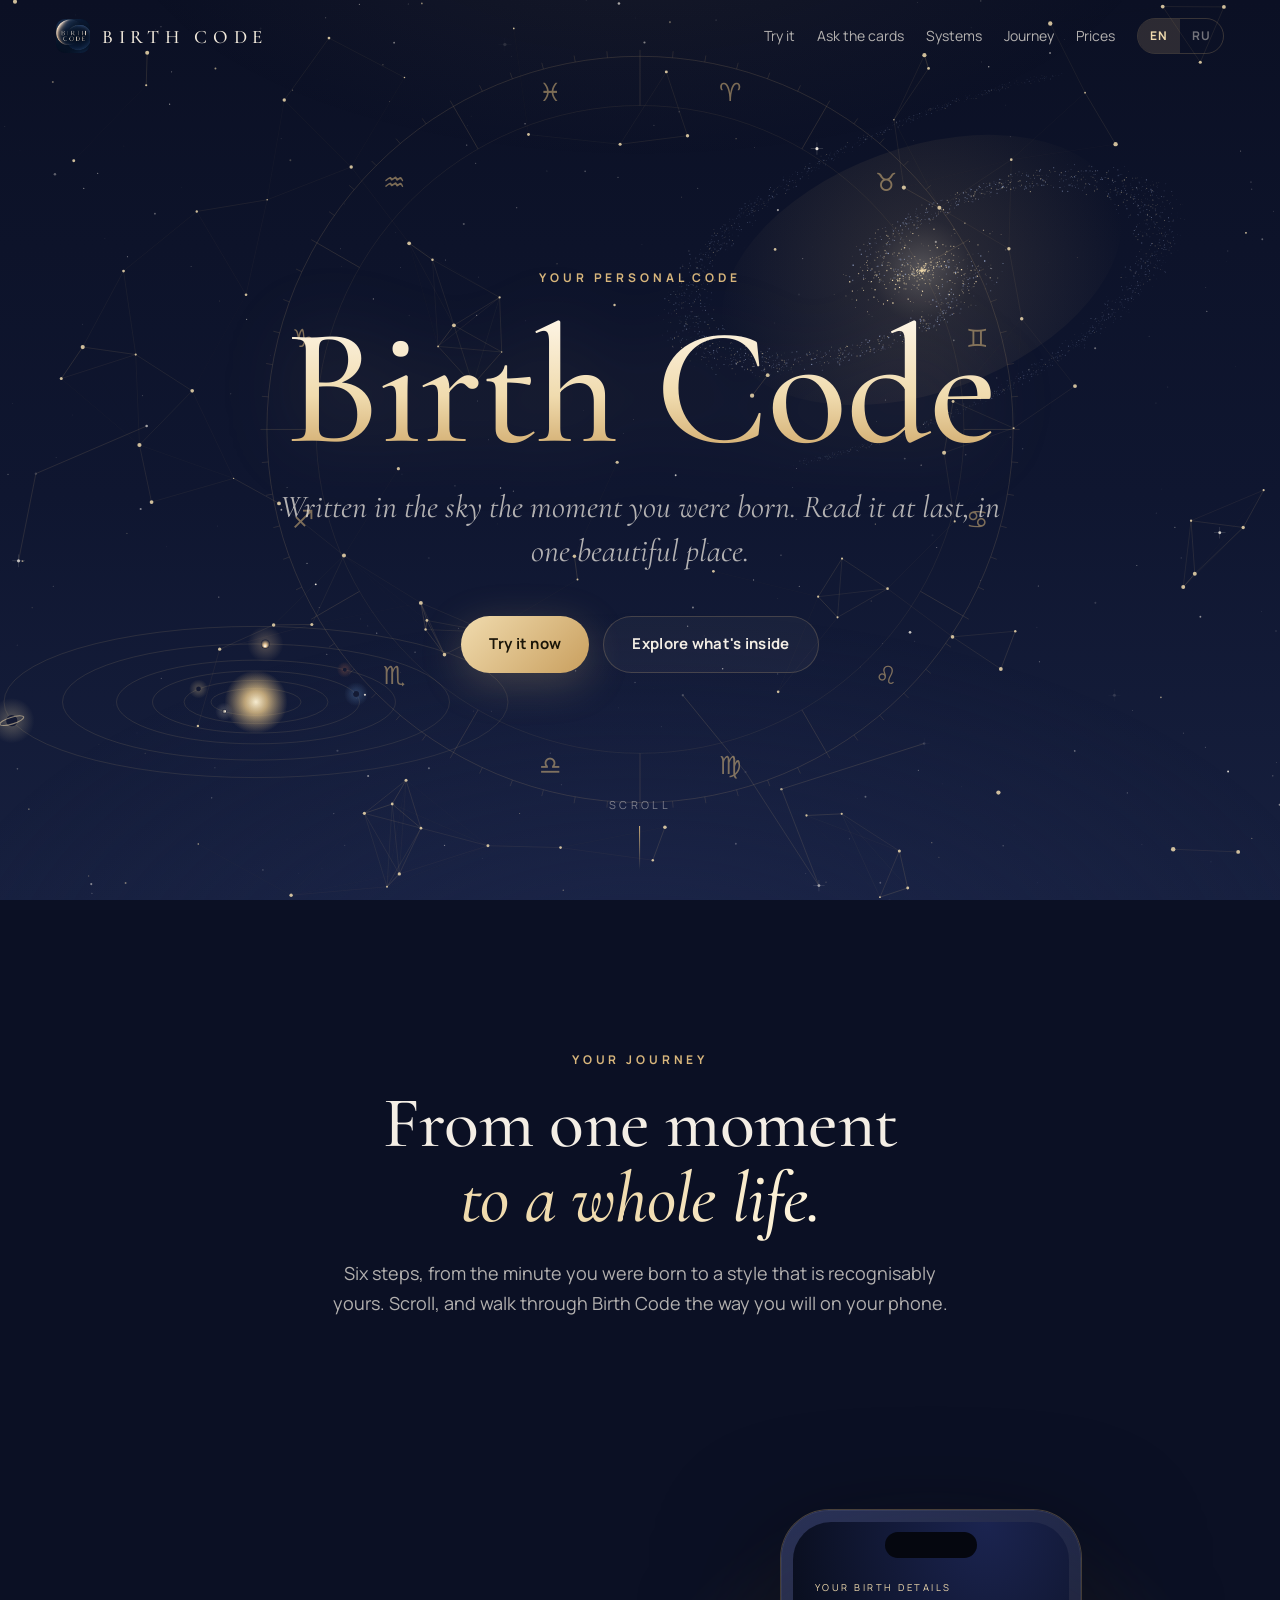
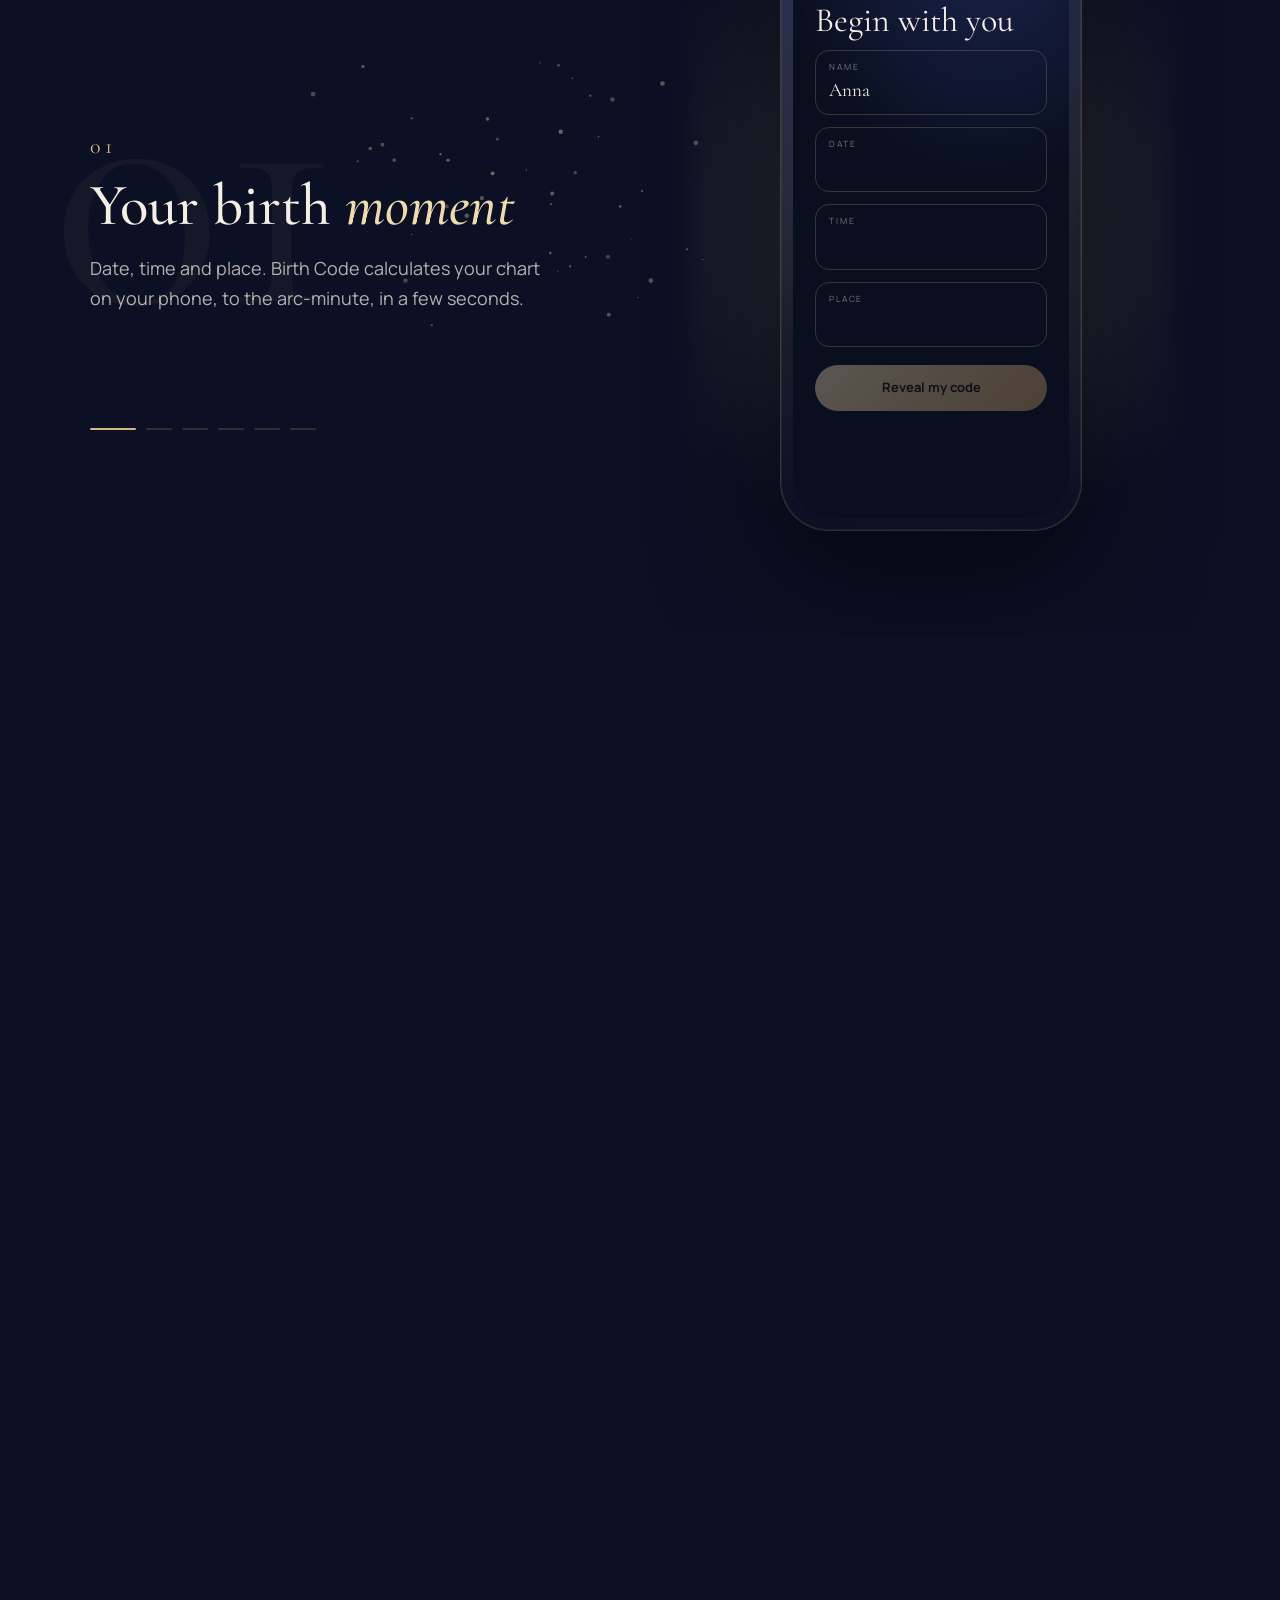
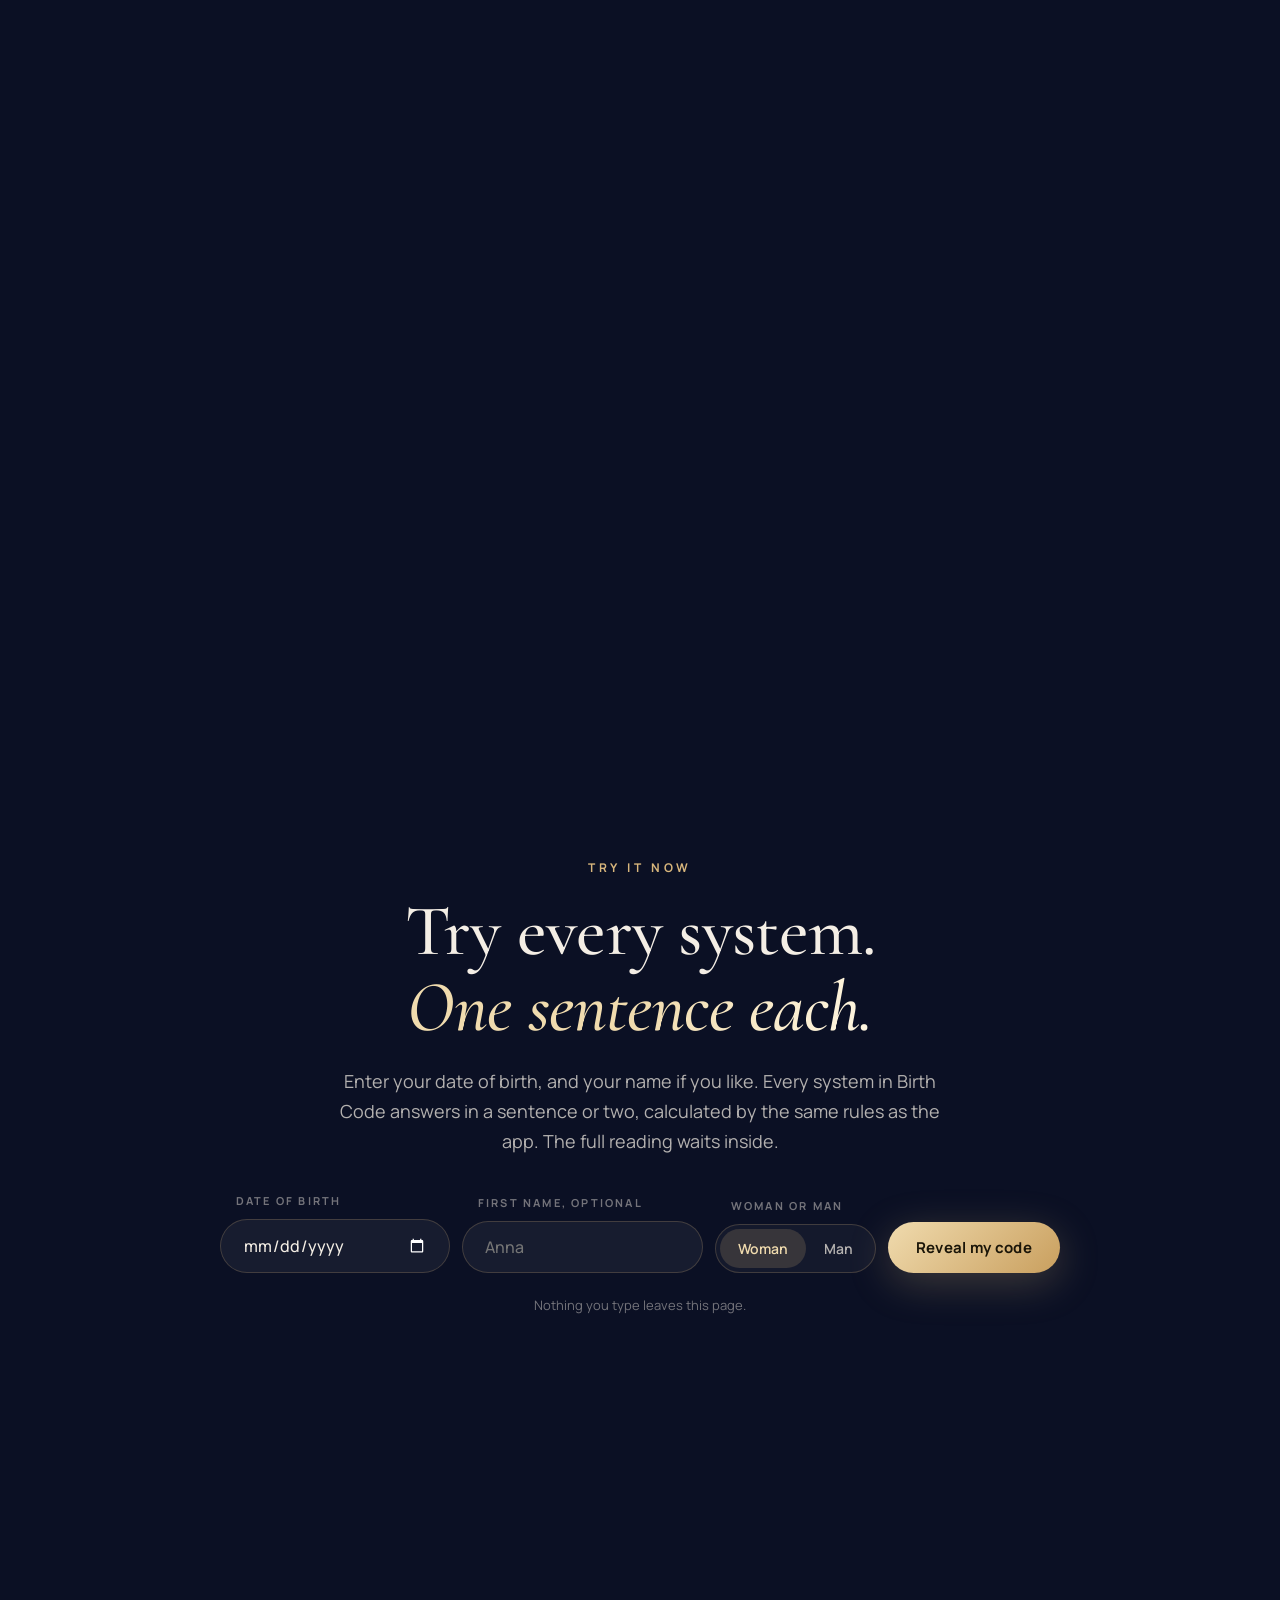
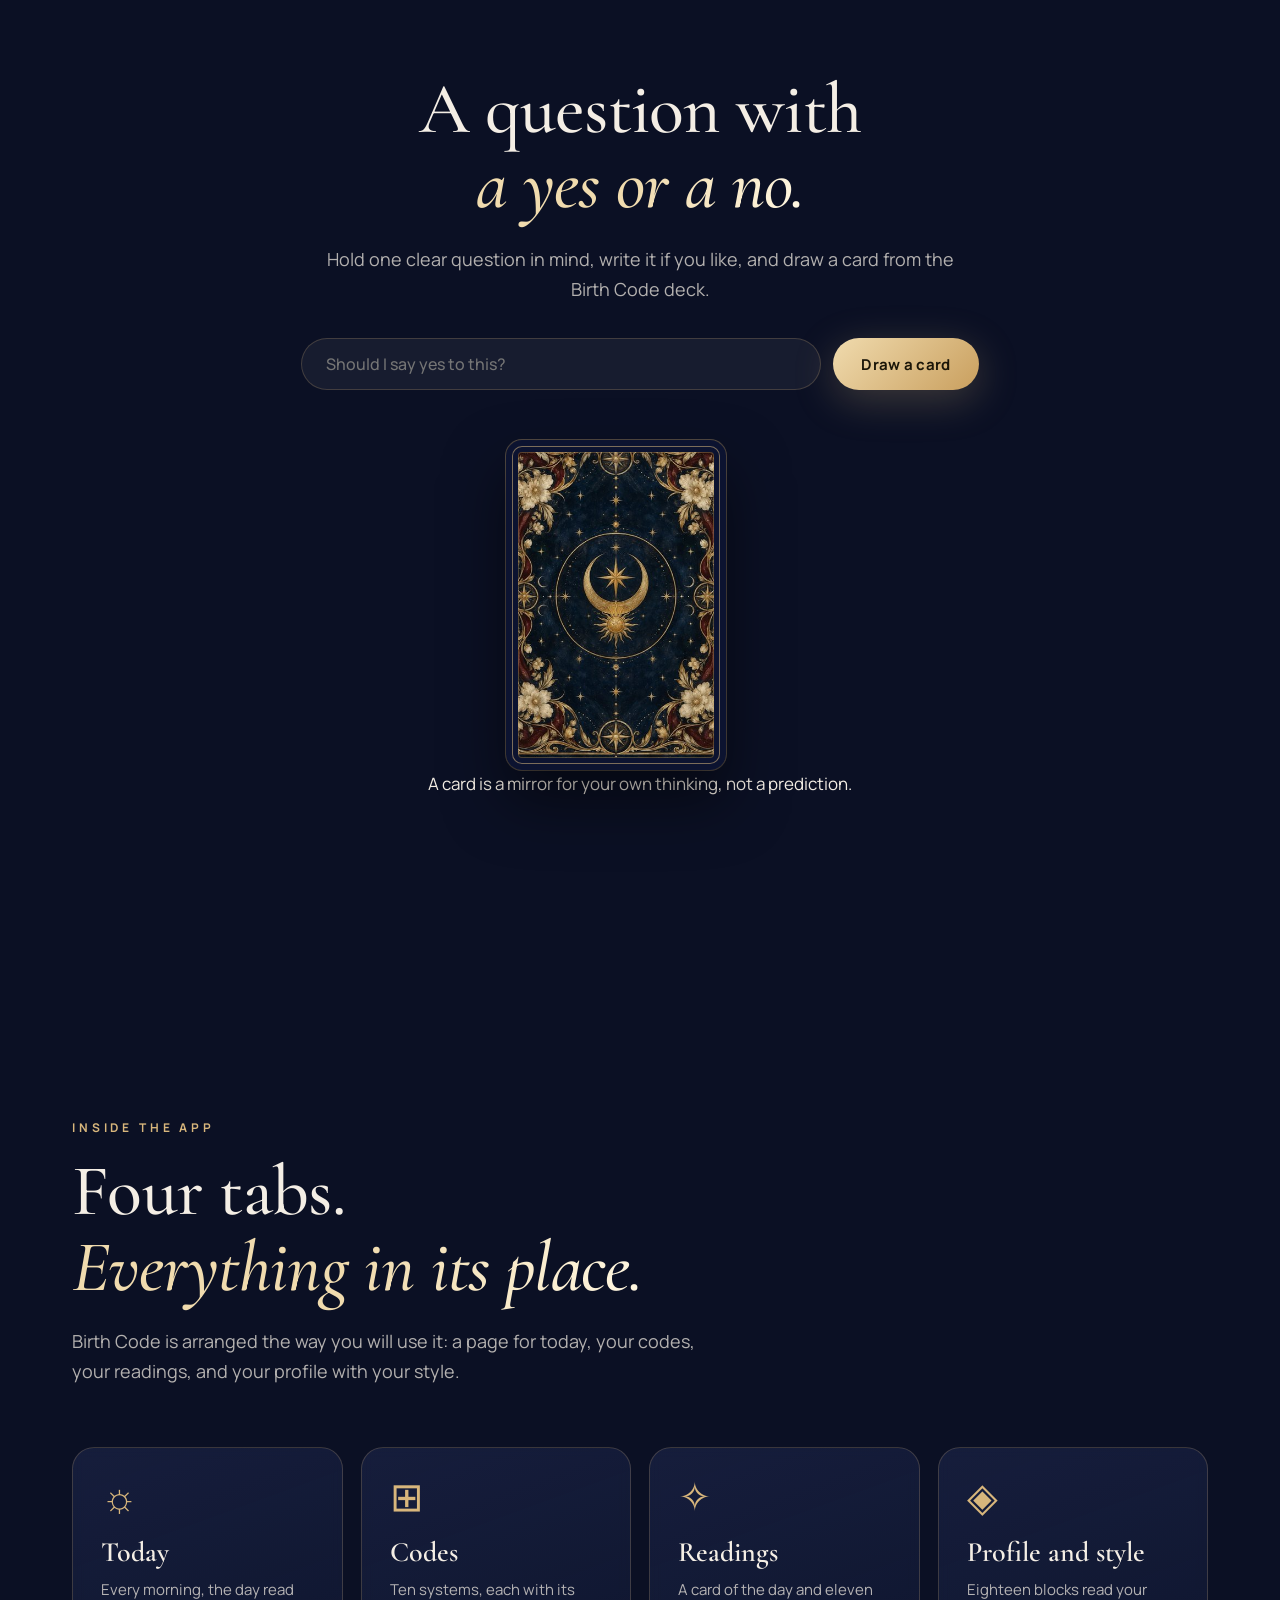
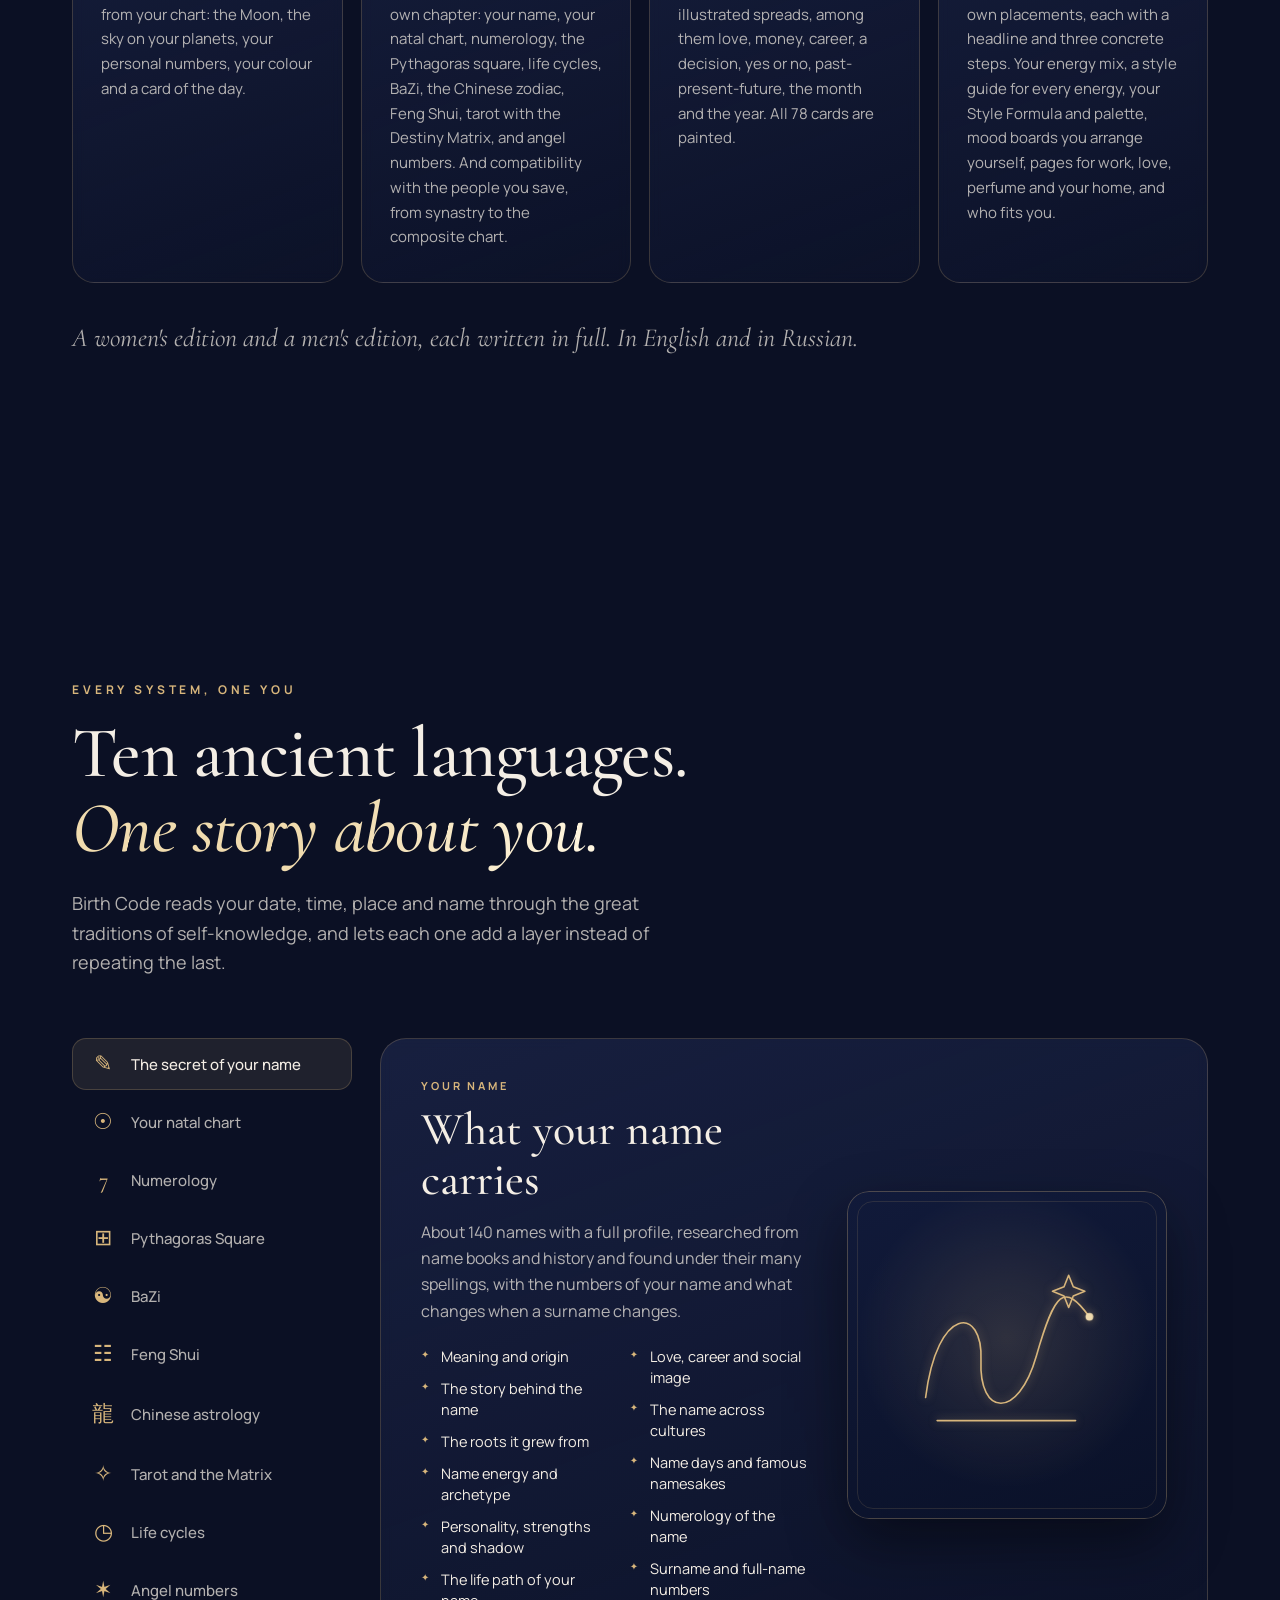
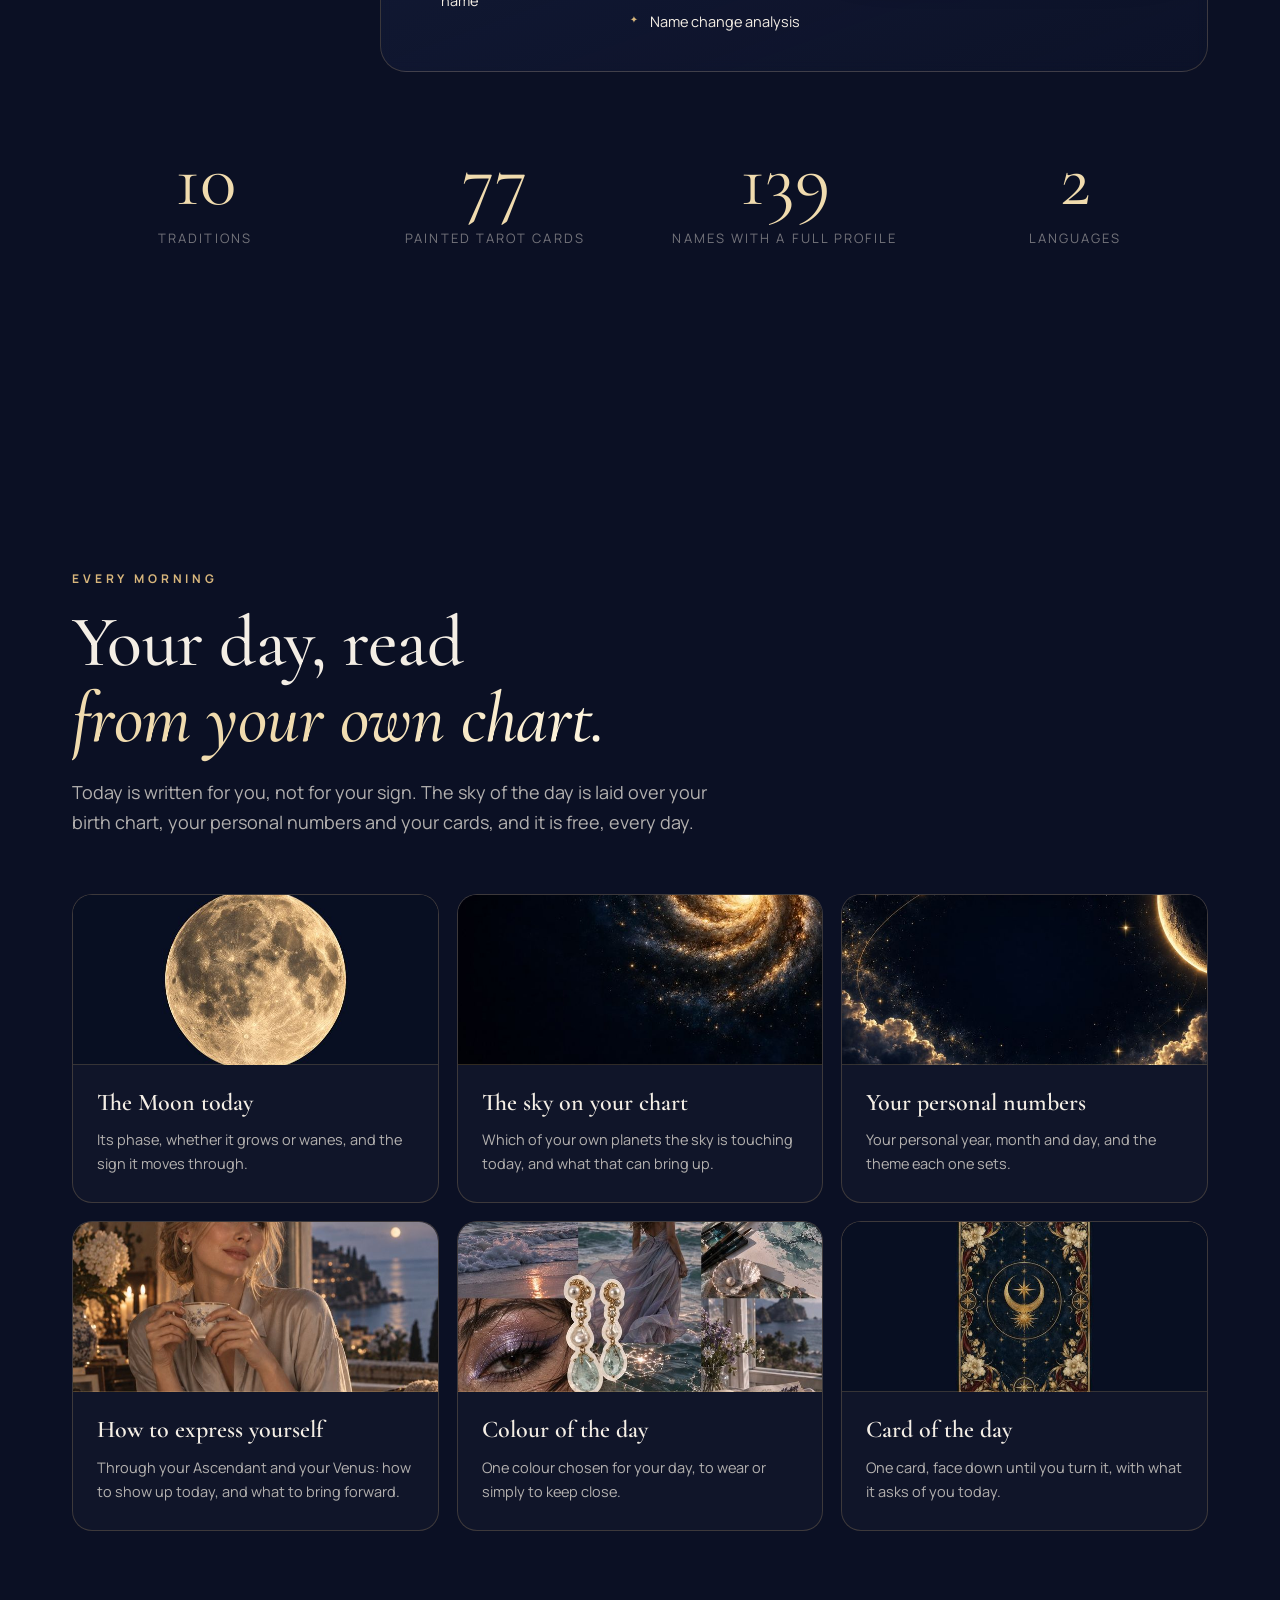
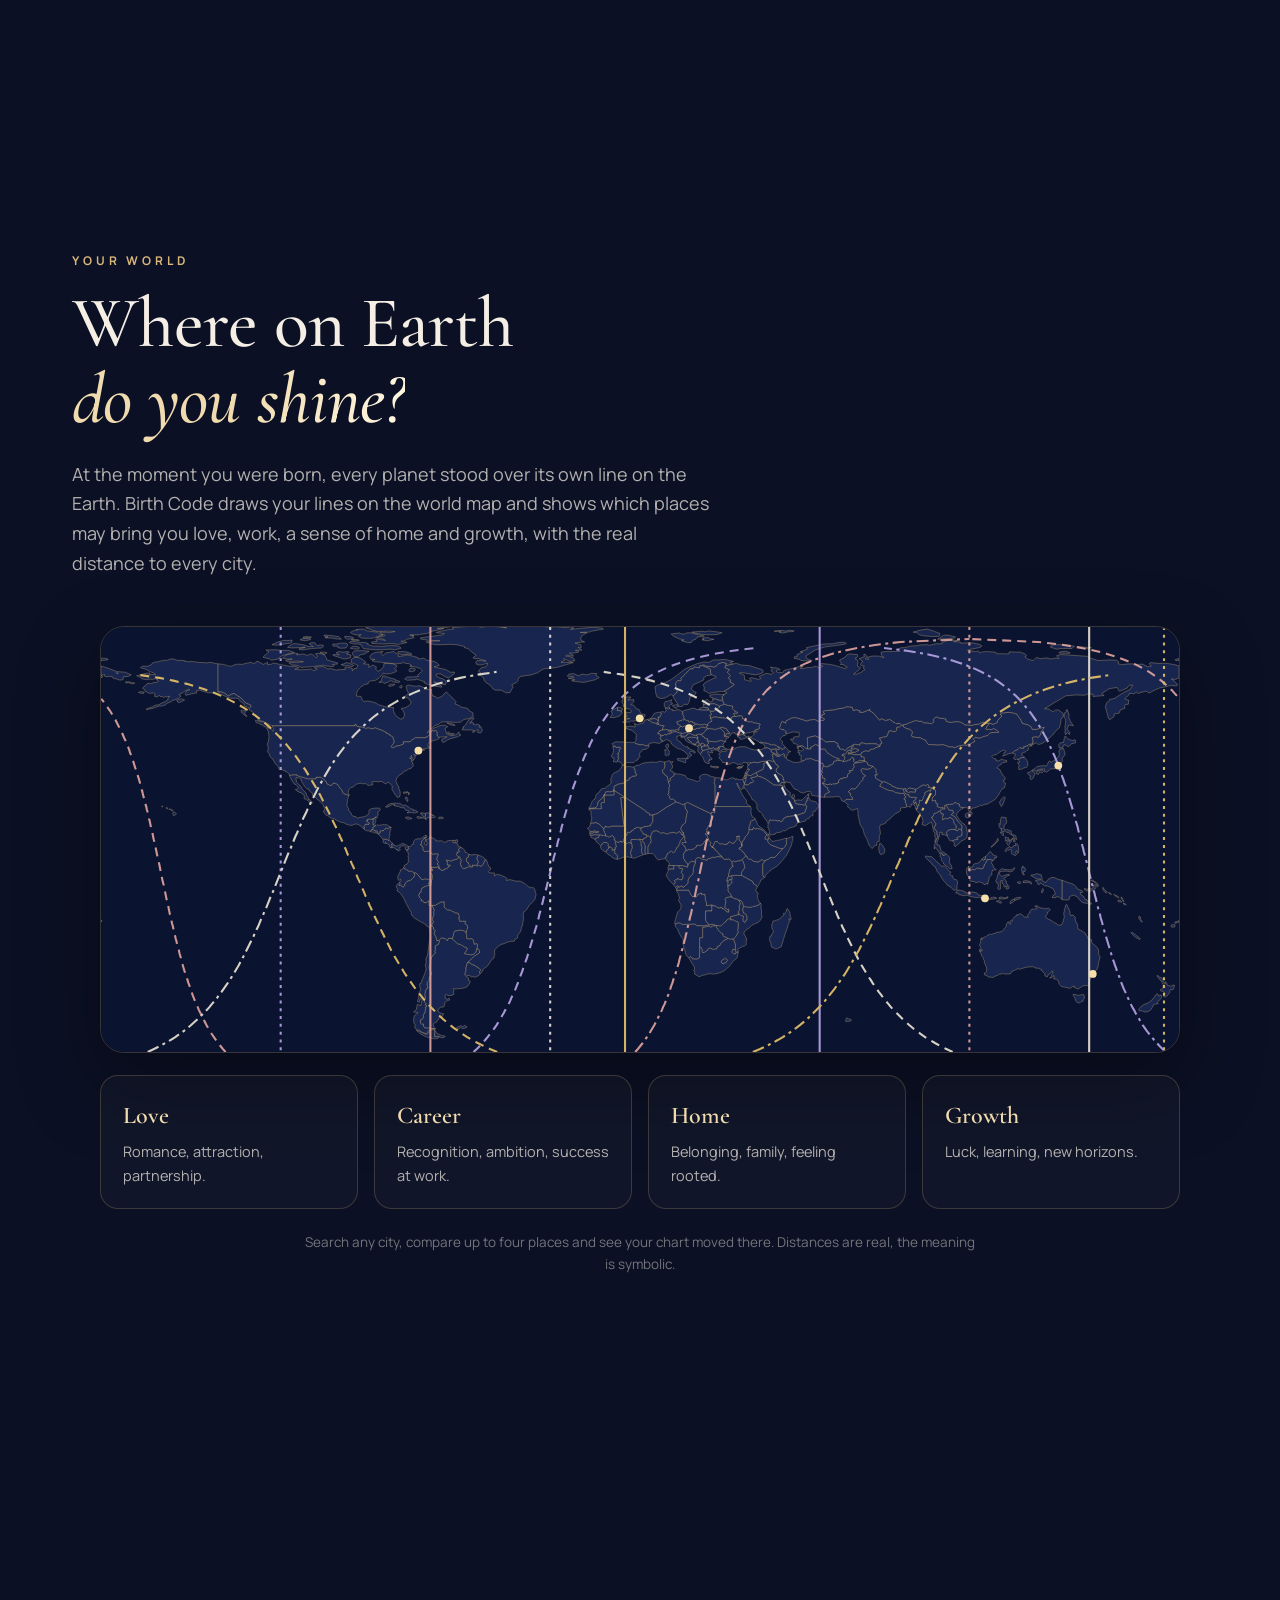
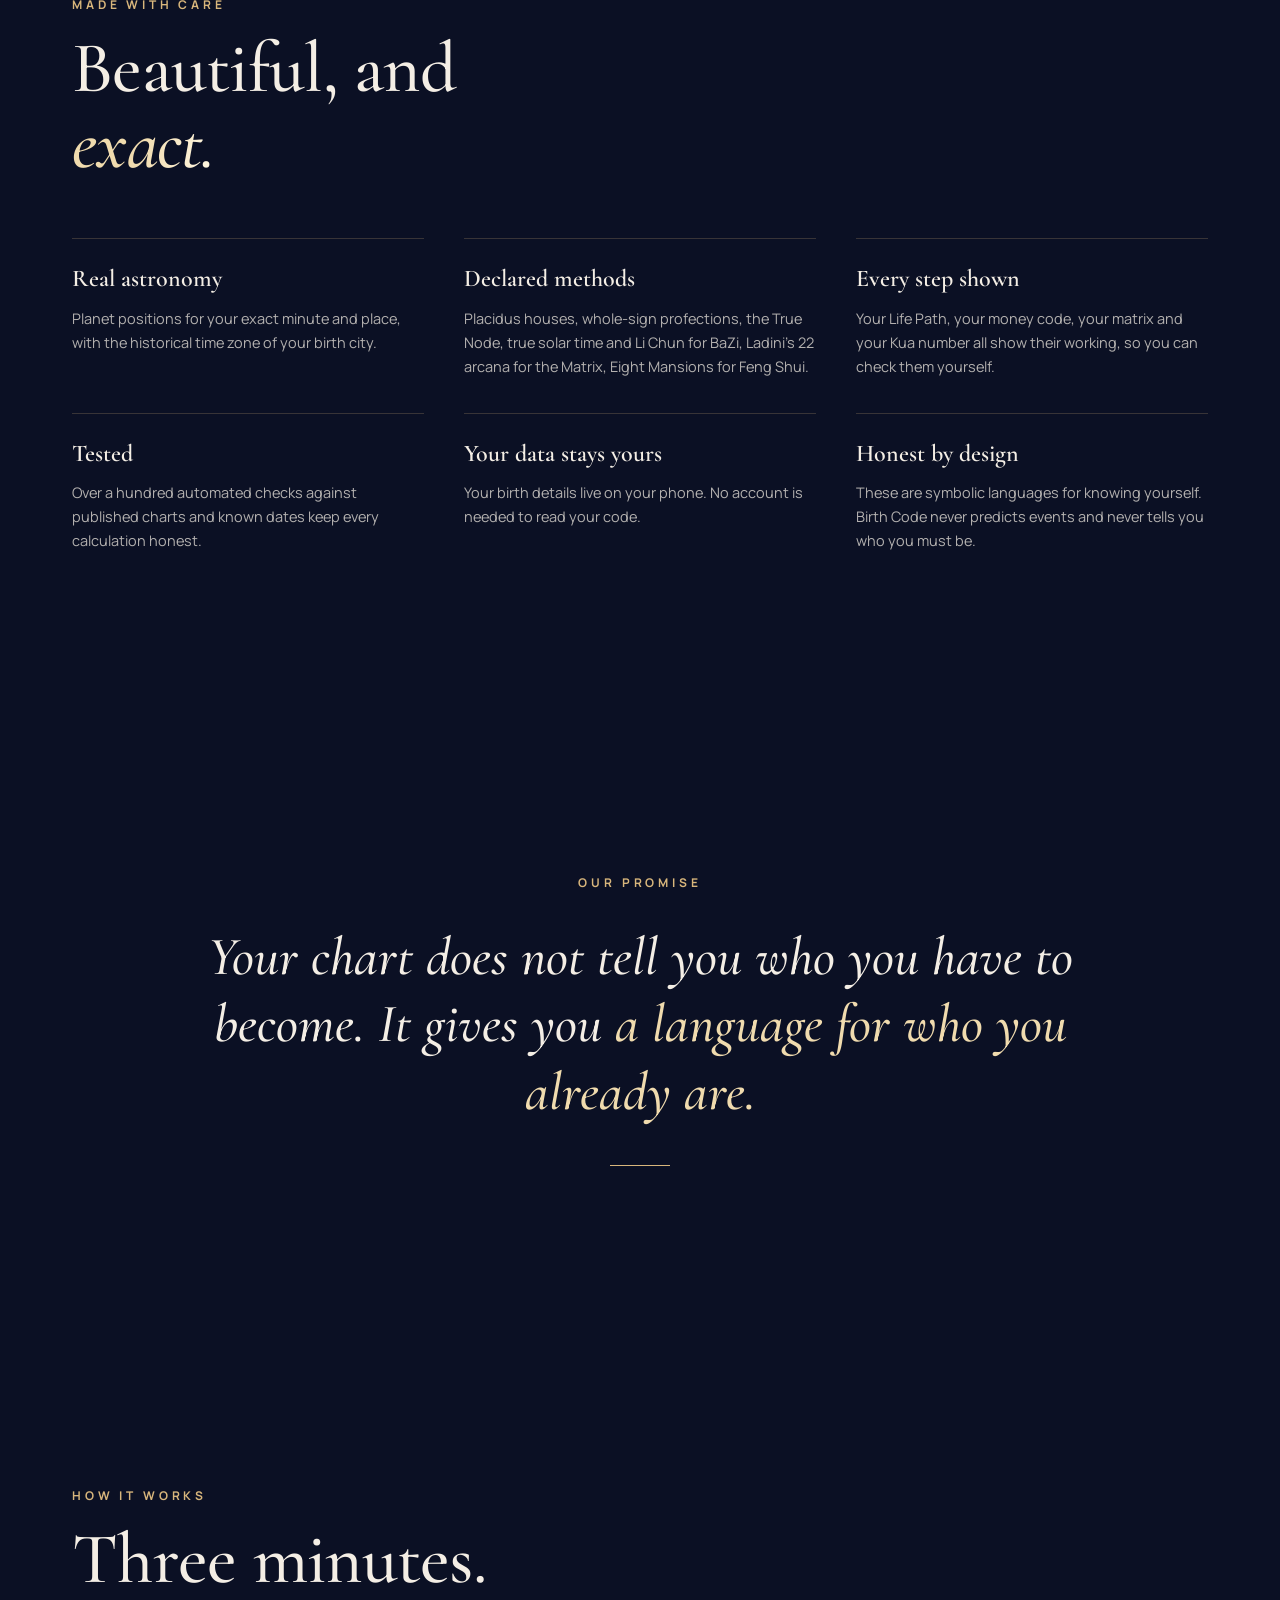
<file: index.html>
<!doctype html>
<html lang="en">
<head>
<meta charset="utf-8">
<meta name="viewport" content="width=device-width, initial-scale=1, viewport-fit=cover">
<title>Birth Code: Astrology, Numerology & Tarot for iPhone</title>
<meta name="description" content="Your natal chart, numerology, the Pythagoras square, BaZi, the Destiny Matrix and 78 painted tarot cards, calculated on your iPhone. A daily guide to your energy and your style, in English and Russian.">
<meta name="theme-color" content="#0B1024">
<link rel="canonical" href="https://getbirthcode.app/">
<meta property="og:type" content="website">
<meta property="og:site_name" content="Birth Code">
<meta property="og:url" content="https://getbirthcode.app/">
<meta property="og:title" content="Birth Code: Astrology, Numerology & Tarot">
<meta property="og:description" content="Your chart, your numbers and 78 painted tarot cards, calculated on your phone. A daily guide to your energy and your style.">
<meta property="og:image" content="https://getbirthcode.app/img/icon.png">
<meta property="og:image:alt" content="The Birth Code app icon">
<meta name="twitter:card" content="summary">
<meta name="twitter:title" content="Birth Code: Astrology, Numerology & Tarot">
<meta name="twitter:description" content="Your chart, your numbers and 78 painted tarot cards, calculated on your phone.">
<meta name="twitter:image" content="https://getbirthcode.app/img/icon.png">
<!-- On release day, add the Smart App Banner with the real id: <meta name="apple-itunes-app" content="app-id=0000000000"> -->
<link rel="icon" href="img/icon.png">
<link rel="apple-touch-icon" href="img/icon.png">
<link rel="preconnect" href="https://fonts.googleapis.com">
<link rel="preconnect" href="https://fonts.gstatic.com" crossorigin>
<link href="https://fonts.googleapis.com/css2?family=Cormorant+Garamond:ital,wght@0,500;0,600;1,500&family=Manrope:wght@400;500;700&display=swap" rel="stylesheet">
<style>
  :root {
    --night: #0B1024;
    --midnight: #0F1630;
    --indigo: #1F2950;
    --gold: #D8B67C;
    --gold-light: #F0DBAE;
    --gold-deep: #C99F5E;
    --ivory: #F4EEE5;
    --ivory-soft: rgba(244, 238, 229, 0.72);
    --ivory-faint: rgba(244, 238, 229, 0.45);
    --line: rgba(216, 182, 124, 0.22);
    --glass: rgba(255, 255, 255, 0.04);
    --display: 'Cormorant Garamond', Georgia, serif;
    --body: 'Manrope', system-ui, -apple-system, sans-serif;
  }
  * { box-sizing: border-box; margin: 0; padding: 0; }
  html { scroll-behavior: smooth; }
  body {
    background: var(--night);
    color: var(--ivory);
    font-family: var(--body);
    font-size: 17px;
    line-height: 1.65;
    -webkit-font-smoothing: antialiased;
    overflow-x: hidden;
  }
  img { max-width: 100%; display: block; }
  a { color: inherit; text-decoration: none; }

  /* the sky sits behind everything and never moves with the page */
  #sky { position: fixed; inset: 0; width: 100vw; height: 100vh; z-index: 0; display: block; }
  .veil {
    position: fixed; inset: 0; z-index: 1; pointer-events: none;
    background:
      radial-gradient(ellipse 80% 60% at 50% 110%, rgba(31, 41, 80, 0.55), transparent 70%),
      radial-gradient(ellipse 60% 40% at 50% -10%, rgba(216, 182, 124, 0.06), transparent 70%);
  }
  main, header, footer { position: relative; z-index: 2; }

  /* header */
  header {
    position: fixed; top: 0; left: 0; right: 0; z-index: 10;
    display: flex; align-items: center; justify-content: space-between;
    padding: 18px clamp(18px, 5vw, 56px);
    transition: background .4s ease, backdrop-filter .4s ease, border-color .4s ease;
    border-bottom: 1px solid transparent;
  }
  header.solid { background: rgba(11, 16, 36, 0.72); backdrop-filter: blur(14px); -webkit-backdrop-filter: blur(14px); border-color: var(--line); }
  .brand { display: flex; align-items: center; gap: 12px; font-family: var(--display); font-size: 24px; letter-spacing: 0.02em; }
  .brand img { width: 34px; height: 34px; border-radius: 9px; }
  /* The name set like the app icon (Karina, 27 Sep 2026): thin serif capitals, widely spaced. */
  .brand span { font-size: 19px; font-weight: 500; text-transform: uppercase; letter-spacing: 0.3em; color: #F3EBDD; padding-top: 2px; white-space: nowrap; }
  @media (max-width: 640px) { .brand span { font-size: 15px; letter-spacing: 0.22em; } } @media (max-width: 360px) { .brand { gap: 8px; } .brand img { width: 28px; height: 28px; } .brand span { font-size: 12.5px; letter-spacing: 0.16em; } }
  .nav { display: flex; align-items: center; gap: 22px; font-size: 14px; }
  .nav a.link { color: var(--ivory-soft); transition: color .2s; }
  .nav a.link:hover { color: var(--gold-light); }
  .lang {
    display: inline-flex; border: 1px solid var(--line); border-radius: 999px; overflow: hidden;
    font-size: 12px; font-weight: 700; letter-spacing: 0.08em;
  }
  .lang button {
    background: none; border: 0; color: var(--ivory-faint); padding: 7px 12px; cursor: pointer; font: inherit; letter-spacing: inherit;
  }
  .lang button.on { background: rgba(216, 182, 124, 0.16); color: var(--gold-light); }
  @media (max-width: 720px) { .nav a.link { display: none; } }

  /* hero */
  .hero {
    min-height: 100vh; min-height: 100svh;
    display: flex; flex-direction: column; align-items: center; justify-content: center; text-align: center;
    padding: 120px 22px 80px;
  }
  .eyebrow { font-size: 12px; font-weight: 700; letter-spacing: 0.32em; text-transform: uppercase; color: var(--gold); }
  .hero h1 {
    font-family: var(--display); font-weight: 500;
    font-size: clamp(64px, 13vw, 168px); line-height: 0.95; letter-spacing: -0.01em;
    margin: 22px 0 18px;
    background: linear-gradient(180deg, #FFF8EC 0%, var(--gold-light) 55%, var(--gold-deep) 100%);
    -webkit-background-clip: text; background-clip: text; color: transparent;
    filter: drop-shadow(0 0 40px rgba(216, 182, 124, 0.18));
  }
  .hero .tagline { font-family: var(--display); font-style: italic; font-size: clamp(22px, 3.2vw, 32px); line-height: 1.35; color: var(--ivory-soft); max-width: 720px; }
  .cta { display: flex; flex-wrap: wrap; gap: 14px; justify-content: center; margin-top: 44px; }
  .btn {
    display: inline-flex; align-items: center; gap: 10px;
    padding: 15px 28px; border-radius: 999px; font-weight: 700; font-size: 15px; letter-spacing: 0.02em;
    transition: transform .25s ease, box-shadow .25s ease, background .25s ease;
  }
  .btn.gold { background: linear-gradient(135deg, var(--gold-light), var(--gold-deep)); color: #1A1508; box-shadow: 0 10px 40px rgba(216, 182, 124, 0.25); }
  .btn.gold:hover { transform: translateY(-2px); box-shadow: 0 14px 50px rgba(216, 182, 124, 0.38); }
  .btn.ghost { border: 1px solid var(--line); color: var(--ivory); background: var(--glass); }
  .btn.ghost:hover { border-color: var(--gold); }
  .scroll-hint { position: absolute; bottom: 30px; left: 50%; transform: translateX(-50%); font-size: 11px; letter-spacing: 0.3em; color: var(--ivory-faint); text-transform: uppercase; }
  .scroll-hint::after { content: ''; display: block; width: 1px; height: 44px; margin: 12px auto 0; background: linear-gradient(var(--gold), transparent); animation: drip 2.4s ease-in-out infinite; }
  @keyframes drip { 0%, 100% { opacity: .2; transform: scaleY(.6); transform-origin: top; } 50% { opacity: 1; transform: scaleY(1); } }

  /* sections */
  section { padding: clamp(90px, 13vw, 160px) clamp(20px, 6vw, 72px); }
  .wrap { max-width: 1180px; margin: 0 auto; }
  h2 { font-family: var(--display); font-weight: 500; font-size: clamp(40px, 6vw, 72px); line-height: 1.05; letter-spacing: -0.01em; margin-top: 16px; }
  h2 em { font-style: italic; color: var(--gold-light); }
  .lede { font-size: 18px; color: var(--ivory-soft); max-width: 640px; margin-top: 22px; }

  /* the systems */
  .grid { display: grid; grid-template-columns: repeat(auto-fit, minmax(250px, 1fr)); gap: 18px; margin-top: 60px; }
  .card {
    position: relative; padding: 30px 28px 32px; border-radius: 22px;
    background: linear-gradient(160deg, rgba(31, 41, 80, 0.55), rgba(15, 22, 48, 0.35));
    border: 1px solid var(--line);
    backdrop-filter: blur(6px); -webkit-backdrop-filter: blur(6px);
    transition: transform .35s ease, border-color .35s ease, box-shadow .35s ease;
    overflow: hidden;
  }
  .card::before {
    content: ''; position: absolute; inset: -1px; border-radius: inherit; pointer-events: none;
    background: radial-gradient(400px circle at var(--mx, 50%) var(--my, 0%), rgba(216, 182, 124, 0.14), transparent 45%);
    opacity: 0; transition: opacity .35s ease;
  }
  .card:hover { transform: translateY(-4px); border-color: rgba(216, 182, 124, 0.5); box-shadow: 0 24px 60px rgba(0, 0, 0, 0.35); }
  .card:hover::before { opacity: 1; }
  .glyph { font-family: var(--display); font-size: 40px; line-height: 1; color: var(--gold); }
  .card h3 { font-family: var(--display); font-weight: 600; font-size: 28px; line-height: 1.15; margin-top: 18px; }
  .card p { font-size: 15px; color: var(--ivory-soft); margin-top: 10px; }

  /* drawn artwork: fine gold lines that draw themselves */
  .art { width: 100%; height: 100%; overflow: visible; filter: drop-shadow(0 0 4px rgba(216, 182, 124, 0.5)); }
  .art path, .art circle:not(.dot) { fill: none; stroke: var(--gold); stroke-width: 1.4; stroke-linecap: round; stroke-linejoin: round;
    stroke-dasharray: 1; stroke-dashoffset: 1; }
  .art .dot { fill: var(--gold-light); opacity: 0; }
  .drawn .art path, .drawn .art circle:not(.dot) { animation: draw 2.4s cubic-bezier(.45, .05, .25, 1) forwards; }
  .drawn .art .dot { animation: glow 1s ease 1.6s forwards; }
  .drawn .art path:nth-child(3n+1), .drawn .art circle:nth-child(3n+1) { animation-delay: .15s; }
  .drawn .art path:nth-child(3n+2), .drawn .art circle:nth-child(3n+2) { animation-delay: .35s; }
  @keyframes draw { to { stroke-dashoffset: 0; } }
  @keyframes glow { to { opacity: 1; } }
  .artframe { position: relative; aspect-ratio: 1; border-radius: 22px; padding: 14%;
    background: radial-gradient(circle at 50% 45%, rgba(216, 182, 124, 0.16), transparent 62%), linear-gradient(160deg, #111a3a, #0a1128);
    box-shadow: inset 0 0 0 1px rgba(216, 182, 124, 0.3), 0 24px 60px rgba(0, 0, 0, 0.45); }
  .artframe::after { content: ''; position: absolute; inset: 10px; border-radius: 16px; border: 1px solid rgba(216, 182, 124, 0.14); pointer-events: none; }

  /* the explorer of every system */
  .explorer { display: grid; grid-template-columns: 280px 1fr; gap: 28px; margin-top: 60px; align-items: start; }
  .tabs { display: flex; flex-direction: column; gap: 6px; position: sticky; top: 100px; }
  .tab {
    display: flex; align-items: center; gap: 14px; text-align: left; cursor: pointer;
    background: transparent; border: 1px solid transparent; border-radius: 14px; padding: 12px 16px;
    color: var(--ivory-soft); font: 500 15px var(--body); transition: background .25s ease, color .25s ease, border-color .25s ease;
  }
  .tab .tg { width: 28px; font-family: var(--display); font-size: 22px; color: var(--gold); text-align: center; }
  .tab:hover { color: var(--ivory); background: rgba(255, 255, 255, 0.03); }
  .tab.on { color: var(--ivory); background: rgba(216, 182, 124, 0.1); border-color: var(--line); }
  .panel {
    display: grid; grid-template-columns: 1.1fr 0.9fr; gap: 34px; padding: 38px 40px; border-radius: 26px; min-height: 520px;
    background: linear-gradient(160deg, rgba(31, 41, 80, 0.62), rgba(15, 22, 48, 0.4)); border: 1px solid var(--line);
    backdrop-filter: blur(6px); -webkit-backdrop-filter: blur(6px);
  }
  .panel.swap .panel-text, .panel.swap .panel-art { opacity: 0; transform: translateY(10px); }
  .panel-text, .panel-art { transition: opacity .45s ease, transform .45s ease; }
  .panel-kicker { font-size: 11px; font-weight: 700; letter-spacing: 0.26em; text-transform: uppercase; color: var(--gold); }
  .panel-title { font-family: var(--display); font-weight: 500; font-size: clamp(32px, 3.6vw, 46px); line-height: 1.08; margin-top: 10px; }
  .panel-lede { color: var(--ivory-soft); margin-top: 14px; font-size: 16px; }
  .panel-list { list-style: none; margin-top: 22px; columns: 2; column-gap: 26px; }
  .panel-list li { break-inside: avoid; position: relative; padding-left: 20px; margin-bottom: 11px; font-size: 14.5px; line-height: 1.45; color: var(--ivory); }
  .panel-list li::before { content: '✦'; position: absolute; left: 0; top: 1px; font-size: 10px; color: var(--gold); }
  .panel-art { align-self: center; }

  @media (max-width: 1240px) { .panel-list { columns: 1; } }
  @media (max-width: 980px) {
    .explorer { grid-template-columns: 1fr; }
    .tabs { position: static; flex-direction: row; overflow-x: auto; padding-bottom: 6px; scrollbar-width: none; }
    .tabs::-webkit-scrollbar { display: none; }
    .tab { flex: 0 0 auto; }
    .panel { grid-template-columns: 1fr; padding: 28px 22px; min-height: 0; }
    .panel-art { order: -1; max-width: 220px; margin: 0 auto; }
    .panel-list { columns: 1; }
  }

  /* a day with Birth Code */
  .world .worldmap { margin: 48px auto 0; max-width: 1080px; border-radius: 24px; overflow: hidden; border: 1px solid var(--line); box-shadow: 0 30px 80px rgba(0,0,0,0.35); }
  .world .worldmap img { display: block; width: 100%; height: auto; }
  .worlditems { display: grid; grid-template-columns: repeat(4, 1fr); gap: 16px; max-width: 1080px; margin: 22px auto 0; }
  .worlditem { padding: 20px 22px; border-radius: 18px; border: 1px solid var(--line); background: rgba(255,255,255,0.025); }
  .worlditem b { display: block; font-family: var(--display); font-weight: 600; font-size: 24px; color: var(--gold-light); }
  .worlditem span { display: block; font-size: 14.5px; color: var(--ivory-soft); margin-top: 4px; }
  .world .fine { font-size: 13.5px; color: var(--ivory-faint); margin: 22px auto 0; max-width: 680px; text-align: center; }
  @media (max-width: 900px) { .worlditems { grid-template-columns: 1fr 1fr; } .world .worldmap img { height: 250px; object-fit: cover; object-position: 62% 50%; } }
  .day { display: grid; grid-template-columns: repeat(3, 1fr); gap: 18px; margin-top: 56px; }
  .dayitem { padding: 26px 24px; border-radius: 20px; border: 1px solid var(--line); background: rgba(255, 255, 255, 0.025); transition: border-color .3s ease, transform .3s ease; }
  .dayitem:hover { border-color: rgba(216, 182, 124, 0.5); transform: translateY(-3px); }
  .dayitem { overflow: hidden; }
  .dayimg { height: 170px; margin: -26px -24px 18px; background: #090F22 center / cover no-repeat; border-bottom: 1px solid var(--line); transition: transform .6s ease; }
  .dayitem:hover .dayimg { transform: scale(1.04); }
  .dayitem b { display: block; font-family: var(--display); font-weight: 600; font-size: 24px; margin-top: 10px; }
  .dayitem span { display: block; font-size: 14.5px; color: var(--ivory-soft); margin-top: 6px; }
  @media (max-width: 900px) { .day { grid-template-columns: 1fr; } }

  /* why you can trust it */
  .trustgrid { display: grid; grid-template-columns: repeat(3, 1fr); gap: 34px 40px; margin-top: 56px; }
  .trustitem { border-top: 1px solid var(--line); padding-top: 20px; }
  .trustitem b { display: block; font-family: var(--display); font-weight: 600; font-size: 24px; }
  .trustitem span { display: block; font-size: 14.5px; color: var(--ivory-soft); margin-top: 8px; }
  @media (max-width: 900px) { .trustgrid { grid-template-columns: 1fr; gap: 24px; } }

  /* ask the cards */
  .ask { text-align: center; }
  .ask form { display: flex; flex-wrap: wrap; gap: 12px; justify-content: center; margin-top: 34px; }
  .ask input[type=text] { flex: 1 1 360px; max-width: 520px; background: rgba(255, 255, 255, 0.05); border: 1px solid var(--line); border-radius: 999px;
    color: var(--ivory); font: 500 16px var(--body); padding: 14px 24px; }
  .ask input[type=text]:focus { outline: none; border-color: var(--gold); box-shadow: 0 0 0 4px rgba(216, 182, 124, 0.15); }
  .ask .btn { border: 0; cursor: pointer; font-family: var(--body); }
  .askstage { display: flex; gap: 48px; align-items: center; justify-content: center; margin-top: 50px; perspective: 1400px; flex-wrap: wrap; }
  .askcard { position: relative; width: 220px; aspect-ratio: 2 / 3; border-radius: 16px; transform-style: preserve-3d;
    transform: rotateY(180deg); transition: transform 1.2s cubic-bezier(.2, .75, .15, 1);
    box-shadow: 0 30px 60px rgba(0, 0, 0, 0.5), 0 0 0 1px rgba(216, 182, 124, 0.35); }
  .askcard.shuffle { animation: shuffle .9s ease-in-out; }
  @keyframes shuffle { 0%, 100% { transform: rotateY(180deg) translateY(0) rotateZ(0); } 25% { transform: rotateY(180deg) translateY(-14px) rotateZ(-6deg); } 50% { transform: rotateY(180deg) translateY(4px) rotateZ(5deg); } 75% { transform: rotateY(180deg) translateY(-8px) rotateZ(-2deg); } }
  .askcard.open { transform: rotateY(0deg); }
  .askcard .face.front { background: #0B1430 center / cover no-repeat; }
  .askanswer { max-width: 380px; text-align: left; opacity: 0; transform: translateY(12px); transition: opacity .8s ease .9s, transform .8s ease .9s; }
  .askanswer.show { opacity: 1; transform: none; }
  .askanswer .verdict { font-family: var(--display); font-size: 64px; line-height: 1; background: linear-gradient(180deg, #FFF8EC, var(--gold-deep));
    -webkit-background-clip: text; background-clip: text; color: transparent; }
  .askanswer .cardname { font-size: 12px; font-weight: 700; letter-spacing: 0.22em; text-transform: uppercase; color: var(--gold); margin-top: 12px; }
  .askanswer p { color: var(--ivory-soft); margin-top: 10px; font-size: 16px; }
  .askanswer .q { font-family: var(--display); font-style: italic; font-size: 20px; color: var(--ivory); margin-bottom: 14px; }
  @media (max-width: 640px) { .askanswer { text-align: center; } .askcard { width: 180px; } }

  /* the map: five stations on a gold path, cards that turn over */
  .journey { position: relative; margin-top: 70px; }
  .journey .path { position: absolute; left: 0; right: 0; top: 34%; width: 100%; height: 34%; overflow: visible; pointer-events: none; }
  .journey .path path { fill: none; stroke: url(#goldGrad); stroke: var(--gold); stroke-width: 1.4; stroke-linecap: round; opacity: 0.75;
    filter: drop-shadow(0 0 6px rgba(216, 182, 124, 0.6)); vector-effect: non-scaling-stroke; }
  .stations { position: relative; display: grid; grid-template-columns: repeat(5, 1fr); gap: 26px; }
  .station { perspective: 1200px; }
  .station:nth-child(even) { margin-top: 70px; }
  .flip {
    position: relative; aspect-ratio: 2 / 3; border-radius: 16px; transform-style: preserve-3d;
    transform: rotateY(180deg); transition: transform 1.3s cubic-bezier(.2, .75, .15, 1);
    box-shadow: 0 30px 60px rgba(0, 0, 0, 0.45), 0 0 0 1px rgba(216, 182, 124, 0.35);
  }
  .station.turned .flip { transform: rotateY(0deg) rotateX(var(--rx, 0deg)) rotateY(var(--ry, 0deg)); }
  .station.turned.hover .flip { transition: transform .15s ease-out; }
  .face { position: absolute; inset: 0; border-radius: inherit; backface-visibility: hidden; -webkit-backface-visibility: hidden; background: #0B1430 center / cover no-repeat; }
  .face.back { transform: rotateY(180deg); background: #0B1430 url(img/tarot/back.jpg) center / cover no-repeat !important;
    background: radial-gradient(circle at 50% 50%, rgba(216, 182, 124, 0.18), transparent 55%),
      radial-gradient(1px 1px at 20% 30%, #F0DBAE, transparent), radial-gradient(1px 1px at 70% 20%, #F0DBAE, transparent),
      radial-gradient(1px 1px at 40% 75%, #F0DBAE, transparent), radial-gradient(1px 1px at 85% 65%, #F0DBAE, transparent),
      radial-gradient(1px 1px at 15% 85%, #F0DBAE, transparent), radial-gradient(1px 1px at 60% 50%, #F0DBAE, transparent),
      linear-gradient(160deg, #141d42, #0a1128);
    box-shadow: inset 0 0 0 6px #0c1330, inset 0 0 0 7px rgba(216, 182, 124, 0.55), inset 0 0 0 12px #0c1330, inset 0 0 0 13px rgba(216, 182, 124, 0.3); }
  .face.back::after { content: none; position: absolute; inset: 0; display: flex; align-items: center; justify-content: center;
    font-family: var(--display); font-size: 30px; letter-spacing: 0.3em; color: var(--gold); text-shadow: 0 0 12px rgba(216, 182, 124, 0.7); }
  .face.front.drawnface .art { filter: none; }
  .face.front.drawnface { padding: 18%; background: radial-gradient(circle at 50% 42%, rgba(216, 182, 124, 0.2), transparent 60%), linear-gradient(160deg, #141d42, #0a1128);
    box-shadow: inset 0 0 0 6px #0c1330, inset 0 0 0 7px rgba(216, 182, 124, 0.45); display: flex; align-items: center; }
  .glare {
    position: absolute; inset: 0; border-radius: inherit; pointer-events: none; backface-visibility: hidden; -webkit-backface-visibility: hidden;
    background: linear-gradient(115deg, transparent 35%, rgba(255, 246, 225, 0.32) 50%, transparent 65%);
    background-size: 260% 260%; background-position: var(--gx, 120%) 0; mix-blend-mode: screen; opacity: 0; transition: opacity .3s ease;
  }
  .station.turned .glare { opacity: 1; animation: sheen 1.6s ease .6s 1 both; }
  .station.hover .glare { animation: none; }
  @keyframes sheen { from { background-position: 140% 0; } to { background-position: -40% 0; } }
  .station figcaption { margin-top: 20px; text-align: center; opacity: 0; transform: translateY(12px); transition: opacity .8s ease .5s, transform .8s ease .5s; }
  .station.turned figcaption { opacity: 1; transform: none; }
  .station .stepno { display: block; font-family: var(--display); font-size: 22px; color: var(--gold); letter-spacing: 0.1em; }
  .station b { display: block; font-family: var(--display); font-weight: 600; font-size: 25px; line-height: 1.15; margin-top: 4px; }
  .station figcaption span:last-child { display: block; font-size: 14px; color: var(--ivory-soft); margin-top: 6px; }
  .journey-close { text-align: center; font-family: var(--display); font-style: italic; font-size: clamp(26px, 3.4vw, 38px); margin-top: 80px; }
  .journey-close em { color: var(--gold-light); }
  @media (max-width: 900px) {
    .journey .path { display: none; }
    .stations { grid-template-columns: 1fr; gap: 44px; max-width: 360px; margin: 0 auto; }
    .stations::before { content: ''; position: absolute; left: 50%; top: 0; bottom: 0; width: 1px; background: linear-gradient(transparent, var(--gold), transparent); opacity: .5; }
    .station:nth-child(even) { margin-top: 0; }
    .flip { width: 72%; margin: 0 auto; }
  }

  /* headings catch the light */
  h2 em { background: linear-gradient(100deg, var(--gold-light) 20%, #FFF6E0 40%, var(--gold-light) 60%); background-size: 250% 100%;
    -webkit-background-clip: text; background-clip: text; color: transparent; animation: shimmer 7s ease-in-out infinite; }
  @keyframes shimmer { 0%, 100% { background-position: 100% 0; } 50% { background-position: 0% 0; } }

  /* the promise */
  .quote { text-align: center; }
  .quote blockquote {
    font-family: var(--display); font-style: italic; font-weight: 500;
    font-size: clamp(30px, 4.6vw, 54px); line-height: 1.25; max-width: 980px; margin: 30px auto 0;
  }
  .quote blockquote span { color: var(--gold-light); }
  .rule { width: 60px; height: 1px; background: var(--gold); margin: 40px auto 0; }

  /* how it works */
  .steps { display: grid; grid-template-columns: repeat(auto-fit, minmax(230px, 1fr)); gap: 40px; margin-top: 60px; counter-reset: step; }
  .step { border-top: 1px solid var(--line); padding-top: 24px; }
  .step::before { counter-increment: step; content: '0' counter(step); font-family: var(--display); font-size: 44px; color: var(--gold); line-height: 1; }
  .step h3 { font-family: var(--display); font-weight: 600; font-size: 26px; margin-top: 14px; }
  .step p { color: var(--ivory-soft); font-size: 15px; margin-top: 8px; }

  /* final call */
  .final { text-align: center; }
  .final .cta { margin-top: 36px; }
  .soon { margin-top: 18px; font-size: 13px; letter-spacing: 0.14em; text-transform: uppercase; color: var(--ivory-faint); }

  footer {
    border-top: 1px solid var(--line); padding: 36px clamp(16px, 6vw, 72px) 44px;
    font-size: 13px; color: var(--ivory-faint); background: rgba(11, 16, 36, 0.6);
  }
  footer .foot-row { display: flex; flex-wrap: wrap; gap: 14px 24px; align-items: center; justify-content: space-between; }
  footer nav { display: flex; flex-wrap: wrap; gap: 8px 22px; }
  footer a:hover { color: var(--gold-light); }
  footer .imprint { margin-top: 14px; line-height: 1.6; }
  [hidden] { display: none !important; }

  /* inside the app: the four tabs */
  .inside .grid { grid-template-columns: repeat(auto-fit, minmax(240px, 1fr)); }
  .edition { margin-top: 34px; font-family: var(--display); font-style: italic; font-size: clamp(20px, 2.4vw, 26px); color: var(--ivory-soft); }

  /* prices */
  .prices { text-align: center; }
  .freebar { display: flex; align-items: center; gap: 28px; margin: 52px auto 0; max-width: 980px; padding: 20px 28px; border-radius: 20px; border: 1px solid var(--line); background: rgba(255, 255, 255, 0.025); text-align: left; }
  .freebar-k span { display: block; font-size: 11px; font-weight: 700; letter-spacing: 0.26em; text-transform: uppercase; color: var(--gold); }
  .freebar-k b { display: block; font-family: var(--display); font-weight: 500; font-size: 24px; white-space: nowrap; margin-top: 2px; }
  .freebar ul { list-style: none; display: flex; flex-wrap: wrap; gap: 8px 22px; padding-left: 26px; border-left: 1px solid var(--line); }
  .freebar li, .incl li { position: relative; padding-left: 16px; font-size: 14.5px; line-height: 1.5; color: var(--ivory-soft); }
  .freebar li::before, .incl li::before { content: '✦'; position: absolute; left: 0; top: 2px; font-size: 9px; color: var(--gold); }
  .tiers { display: grid; grid-template-columns: 1fr 1fr 1.12fr; gap: 18px; max-width: 980px; margin: 22px auto 0; align-items: stretch; }
  .tier { position: relative; display: flex; flex-direction: column; padding: 34px 28px 28px; border-radius: 26px; border: 1px solid var(--line); background: linear-gradient(170deg, rgba(31, 41, 80, 0.55), rgba(12, 18, 40, 0.55)); text-align: left; transition: transform .35s ease, border-color .35s ease; }
  .tier:hover { transform: translateY(-4px); border-color: rgba(216, 182, 124, 0.45); }
  .tier-k { font-size: 11px; font-weight: 700; letter-spacing: 0.26em; text-transform: uppercase; color: var(--ivory-soft); }
  .tier-p { margin-top: 18px; }
  .tier-p b { display: block; font-family: var(--display); font-weight: 500; font-size: 56px; line-height: 0.95; color: var(--gold-light); letter-spacing: -0.01em; }
  .tier-p span { display: block; margin-top: 8px; font-size: 13.5px; color: var(--ivory-faint); }
  .tier p { margin-top: 20px; padding-top: 18px; border-top: 1px solid var(--line); font-family: var(--display); font-style: italic; font-size: 19px; line-height: 1.4; color: var(--ivory); flex: 1; }
  .tier-s { margin-top: 22px; font-size: 12.5px; letter-spacing: 0.04em; color: var(--ivory-faint); }
  .tier-s.gold { color: var(--gold); }
  .tier.life { overflow: hidden; border-color: rgba(216, 182, 124, 0.7); background: radial-gradient(120% 80% at 100% 0%, rgba(216, 182, 124, 0.20), transparent 60%), linear-gradient(170deg, rgba(40, 46, 84, 0.9), rgba(14, 20, 44, 0.9)); box-shadow: 0 0 0 1px rgba(216, 182, 124, 0.25) inset, 0 30px 80px rgba(0, 0, 0, 0.45), 0 0 60px rgba(216, 182, 124, 0.12); }
  .tier.life::after { content: ''; position: absolute; top: -40px; right: -46px; width: 190px; height: 190px; background: url(img/day/moon-cut.webp) center / contain no-repeat; opacity: 0.32; pointer-events: none; }
  .tier.life > * { position: relative; z-index: 1; }
  .tier.life .tier-k { color: var(--gold); }
  .tier-badge { position: absolute !important; top: 18px; right: 18px; font-size: 10.5px; font-weight: 700; letter-spacing: 0.1em; text-transform: uppercase; color: #0F1630; background: linear-gradient(135deg, #F1D9A6, #C9A227); border-radius: 999px; padding: 6px 12px; box-shadow: 0 6px 18px rgba(201, 162, 39, 0.35); }
  .incl { max-width: 980px; margin: 26px auto 0; display: flex; flex-direction: column; align-items: center; justify-content: center; flex-wrap: wrap; gap: 10px 26px; }
  .incl li { text-align: left; }
  .incl-k { font-size: 11px; font-weight: 700; letter-spacing: 0.22em; text-transform: uppercase; color: var(--gold); }
  .incl ul { list-style: none; display: flex; flex-wrap: wrap; justify-content: center; gap: 8px 22px; }
  .prices .fine { font-size: 13px; color: var(--ivory-faint); margin: 26px auto 0; max-width: 620px; }
  @media (max-width: 860px) { .tiers { grid-template-columns: 1fr; max-width: 460px; } .tier.life { order: -1; } .freebar { flex-direction: column; align-items: flex-start; gap: 12px; max-width: 460px; } .freebar ul { padding-left: 0; border-left: 0; flex-direction: column; } .incl { flex-direction: column; } .incl ul { flex-direction: column; align-items: flex-start; } }

  /* the release state: a quiet label, not a button, until the App Store link exists */
  .soonpill { display: inline-flex; align-items: center; padding: 14px 26px; border-radius: 999px; border: 1px solid var(--line);
    font-size: 13px; font-weight: 700; letter-spacing: 0.14em; text-transform: uppercase; color: var(--gold-light); background: rgba(216, 182, 124, 0.06); cursor: default; }

  /* the zodiac ring behind the title */
  .ring { position: absolute; left: 50%; top: 50%; width: min(92vw, 820px); aspect-ratio: 1; transform: translate(-50%, -52%); pointer-events: none; opacity: 0.55; }
  .ring svg { width: 100%; height: 100%; animation: turn 240s linear infinite; }
  .ring text { font-family: var(--display); font-size: 30px; fill: var(--gold); }
  @keyframes turn { to { transform: rotate(360deg); } }
  .hero { position: relative; }
  .hero > *:not(.ring):not(.scroll-hint) { position: relative; z-index: 1; }
  .scroll-hint { z-index: 1; }

  /* stardust behind the cursor */
  .dust { position: fixed; z-index: 3; pointer-events: none; width: 4px; height: 4px; border-radius: 50%;
    background: radial-gradient(circle, #FFF4DA, rgba(216, 182, 124, 0)); animation: dust 1.1s ease-out forwards; }
  @keyframes dust { to { opacity: 0; transform: translate(var(--dx), var(--dy)) scale(0.2); } }

  /* try your code */
  .try { text-align: center; }
  .try form { display: flex; flex-wrap: wrap; gap: 12px; justify-content: center; margin-top: 36px; }
  .try input[type=date] {
    appearance: none; -webkit-appearance: none; min-width: 230px;
    background: rgba(255, 255, 255, 0.05); border: 1px solid var(--line); border-radius: 999px;
    color: var(--ivory); font: 500 16px var(--body); padding: 14px 22px; color-scheme: dark;
  }
  .try input[type=date]:focus { outline: none; border-color: var(--gold); box-shadow: 0 0 0 4px rgba(216, 182, 124, 0.15); }
  .try button.btn { border: 0; cursor: pointer; font-family: var(--body); }
  .try form { align-items: flex-end; }
  .field { display: flex; flex-direction: column; gap: 8px; text-align: left; }
  .field > span { font-size: 11px; font-weight: 700; letter-spacing: 0.2em; text-transform: uppercase; color: var(--ivory-faint); padding-left: 16px; }
  .try input[type=text] {
    background: rgba(255, 255, 255, 0.05); border: 1px solid var(--line); border-radius: 999px; min-width: 200px;
    color: var(--ivory); font: 500 16px var(--body); padding: 14px 22px;
  }
  .try input[type=text]:focus { outline: none; border-color: var(--gold); box-shadow: 0 0 0 4px rgba(216, 182, 124, 0.15); }
  .seg { display: inline-flex; border: 1px solid var(--line); border-radius: 999px; padding: 4px; background: rgba(255, 255, 255, 0.04); }
  .seg button { background: none; border: 0; color: var(--ivory-soft); font: 600 14px var(--body); padding: 10px 18px; border-radius: 999px; cursor: pointer; }
  .seg button.on { background: rgba(216, 182, 124, 0.18); color: var(--gold-light); }
  .results { display: grid; grid-template-columns: repeat(3, 1fr); gap: 16px; margin-top: 50px; text-align: left; }
  .r {
    display: grid; grid-template-columns: 64px 1fr; gap: 6px 16px; padding: 22px 22px 24px; border-radius: 20px;
    background: linear-gradient(160deg, rgba(31, 41, 80, 0.7), rgba(15, 22, 48, 0.5)); border: 1px solid var(--line);
    opacity: 0; transform: translateY(18px); transition: opacity .7s ease, transform .8s cubic-bezier(.2, .8, .2, 1), border-color .3s ease;
  }
  .r.show { opacity: 1; transform: none; }
  .r:hover { border-color: rgba(216, 182, 124, 0.5); }
  .r .ri { grid-row: span 3; width: 64px; height: 64px; }
  .r .rk { font-size: 10.5px; font-weight: 700; letter-spacing: 0.22em; text-transform: uppercase; color: var(--gold); align-self: end; }
  .r .rv { font-family: var(--display); font-size: 25px; line-height: 1.15; }
  .r p { grid-column: 1 / -1; font-size: 14.5px; line-height: 1.55; color: var(--ivory-soft); margin-top: 8px; }
  @media (max-width: 980px) { .results { grid-template-columns: repeat(2, 1fr); } }
  @media (max-width: 640px) { .results { grid-template-columns: 1fr; } .try form { flex-direction: column; align-items: stretch; } .field input, .seg { width: 100%; } .seg button { flex: 1; } }
  .try .fine { font-size: 13px; color: var(--ivory-faint); margin-top: 22px; }
  .r p .cusp { display: block; margin-top: 8px; font-style: normal; font-size: 13px; color: var(--ivory-faint); }

  /* questions */
  .faq { max-width: 820px; margin: 50px auto 0; }
  .faq details { border-top: 1px solid var(--line); padding: 22px 4px; }
  .faq details:last-child { border-bottom: 1px solid var(--line); }
  .faq summary { cursor: pointer; list-style: none; display: flex; justify-content: space-between; gap: 18px; font-family: var(--display); font-size: 26px; line-height: 1.25; }
  .faq summary::-webkit-details-marker { display: none; }
  .faq summary::after { content: '+'; color: var(--gold); font-family: var(--body); font-size: 24px; transition: transform .3s ease; }
  .faq details[open] summary::after { transform: rotate(45deg); }
  .faq p { color: var(--ivory-soft); margin-top: 12px; font-size: 16px; }

  /* the numbers strip */
  .numbers { display: grid; grid-template-columns: repeat(auto-fit, minmax(160px, 1fr)); gap: 24px; margin-top: 70px; text-align: center; }
  .numbers .n { font-family: var(--display); font-size: clamp(48px, 7vw, 76px); line-height: 1; color: var(--gold-light); }
  .numbers .l { font-size: 13px; letter-spacing: 0.16em; text-transform: uppercase; color: var(--ivory-faint); margin-top: 10px; }

  /* reveal on scroll */
  .reveal { opacity: 0; transform: translateY(28px); transition: opacity 1s ease, transform 1s cubic-bezier(.2, .7, .2, 1); }
  .reveal.in { opacity: 1; transform: none; }
  @media (prefers-reduced-motion: reduce) {
    .reveal { opacity: 1; transform: none; transition: none; }
    .scroll-hint::after { animation: none; }
    .ring svg { animation: none; }
    .result { opacity: 1; transform: none; }
    .flip { transform: none !important; transition: none; }
    .station figcaption { opacity: 1; transform: none; }
    h2 em { animation: none; }
    html { scroll-behavior: auto; }
  }
</style>
<link rel="stylesheet" href="journey.css">
</head>
<body>
<canvas id="sky" aria-hidden="true"></canvas>
<div class="veil"></div>

<header id="top">
  <a class="brand" href="#"><img src="img/icon.png" alt=""><span>Birth Code</span></a>
  <div class="nav">
    <a class="link" href="#try" data-i18n="navTry">Try it</a>
    <a class="link" href="#ask" data-i18n="navAsk">Ask the cards</a>
    <a class="link" href="#systems" data-i18n="navSystems">Systems</a>
    <a class="link" href="#journey" data-i18n="navJourney">Journey</a>
    <a class="link" href="#prices" data-i18n="navPrices">Prices</a>
    <div class="lang" role="group" aria-label="Language">
      <button type="button" data-lang="en" class="on">EN</button>
      <button type="button" data-lang="ru">RU</button>
    </div>
  </div>
</header>

<main>
  <section class="hero">
    <canvas id="dust" aria-hidden="true"></canvas>
    <div class="ring" aria-hidden="true"><svg viewBox="0 0 1000 1000"><circle cx="500" cy="500" r="455" fill="none" stroke="rgba(216,182,124,0.35)" stroke-width="1"/><circle cx="500" cy="500" r="395" fill="none" stroke="rgba(216,182,124,0.18)" stroke-width="1"/><text x="610.0" y="89.5" text-anchor="middle" dominant-baseline="central">♈︎</text><line x1="500.0" y1="105.0" x2="500.0" y2="45.0" stroke="rgba(216,182,124,0.35)" stroke-width="1"/><text x="800.5" y="199.5" text-anchor="middle" dominant-baseline="central">♉︎</text><line x1="697.5" y1="157.9" x2="727.5" y2="106.0" stroke="rgba(216,182,124,0.35)" stroke-width="1"/><text x="910.5" y="390.0" text-anchor="middle" dominant-baseline="central">♊︎</text><line x1="842.1" y1="302.5" x2="894.0" y2="272.5" stroke="rgba(216,182,124,0.35)" stroke-width="1"/><text x="910.5" y="610.0" text-anchor="middle" dominant-baseline="central">♋︎</text><line x1="895.0" y1="500.0" x2="955.0" y2="500.0" stroke="rgba(216,182,124,0.35)" stroke-width="1"/><text x="800.5" y="800.5" text-anchor="middle" dominant-baseline="central">♌︎</text><line x1="842.1" y1="697.5" x2="894.0" y2="727.5" stroke="rgba(216,182,124,0.35)" stroke-width="1"/><text x="610.0" y="910.5" text-anchor="middle" dominant-baseline="central">♍︎</text><line x1="697.5" y1="842.1" x2="727.5" y2="894.0" stroke="rgba(216,182,124,0.35)" stroke-width="1"/><text x="390.0" y="910.5" text-anchor="middle" dominant-baseline="central">♎︎</text><line x1="500.0" y1="895.0" x2="500.0" y2="955.0" stroke="rgba(216,182,124,0.35)" stroke-width="1"/><text x="199.5" y="800.5" text-anchor="middle" dominant-baseline="central">♏︎</text><line x1="302.5" y1="842.1" x2="272.5" y2="894.0" stroke="rgba(216,182,124,0.35)" stroke-width="1"/><text x="89.5" y="610.0" text-anchor="middle" dominant-baseline="central">♐︎</text><line x1="157.9" y1="697.5" x2="106.0" y2="727.5" stroke="rgba(216,182,124,0.35)" stroke-width="1"/><text x="89.5" y="390.0" text-anchor="middle" dominant-baseline="central">♑︎</text><line x1="105.0" y1="500.0" x2="45.0" y2="500.0" stroke="rgba(216,182,124,0.35)" stroke-width="1"/><text x="199.5" y="199.5" text-anchor="middle" dominant-baseline="central">♒︎</text><line x1="157.9" y1="302.5" x2="106.0" y2="272.5" stroke="rgba(216,182,124,0.35)" stroke-width="1"/><text x="390.0" y="89.5" text-anchor="middle" dominant-baseline="central">♓︎</text><line x1="302.5" y1="157.9" x2="272.5" y2="106.0" stroke="rgba(216,182,124,0.35)" stroke-width="1"/><line x1="955.0" y1="500.0" x2="963.0" y2="500.0" stroke="rgba(216,182,124,0.3)" stroke-width="1"/><line x1="953.3" y1="539.7" x2="961.2" y2="540.4" stroke="rgba(216,182,124,0.3)" stroke-width="1"/><line x1="948.1" y1="579.0" x2="956.0" y2="580.4" stroke="rgba(216,182,124,0.3)" stroke-width="1"/><line x1="939.5" y1="617.8" x2="947.2" y2="619.8" stroke="rgba(216,182,124,0.3)" stroke-width="1"/><line x1="927.6" y1="655.6" x2="935.1" y2="658.4" stroke="rgba(216,182,124,0.3)" stroke-width="1"/><line x1="912.4" y1="692.3" x2="919.6" y2="695.7" stroke="rgba(216,182,124,0.3)" stroke-width="1"/><line x1="894.0" y1="727.5" x2="901.0" y2="731.5" stroke="rgba(216,182,124,0.3)" stroke-width="1"/><line x1="872.7" y1="761.0" x2="879.3" y2="765.6" stroke="rgba(216,182,124,0.3)" stroke-width="1"/><line x1="848.6" y1="792.5" x2="854.7" y2="797.6" stroke="rgba(216,182,124,0.3)" stroke-width="1"/><line x1="821.7" y1="821.7" x2="827.4" y2="827.4" stroke="rgba(216,182,124,0.3)" stroke-width="1"/><line x1="792.5" y1="848.6" x2="797.6" y2="854.7" stroke="rgba(216,182,124,0.3)" stroke-width="1"/><line x1="761.0" y1="872.7" x2="765.6" y2="879.3" stroke="rgba(216,182,124,0.3)" stroke-width="1"/><line x1="727.5" y1="894.0" x2="731.5" y2="901.0" stroke="rgba(216,182,124,0.3)" stroke-width="1"/><line x1="692.3" y1="912.4" x2="695.7" y2="919.6" stroke="rgba(216,182,124,0.3)" stroke-width="1"/><line x1="655.6" y1="927.6" x2="658.4" y2="935.1" stroke="rgba(216,182,124,0.3)" stroke-width="1"/><line x1="617.8" y1="939.5" x2="619.8" y2="947.2" stroke="rgba(216,182,124,0.3)" stroke-width="1"/><line x1="579.0" y1="948.1" x2="580.4" y2="956.0" stroke="rgba(216,182,124,0.3)" stroke-width="1"/><line x1="539.7" y1="953.3" x2="540.4" y2="961.2" stroke="rgba(216,182,124,0.3)" stroke-width="1"/><line x1="500.0" y1="955.0" x2="500.0" y2="963.0" stroke="rgba(216,182,124,0.3)" stroke-width="1"/><line x1="460.3" y1="953.3" x2="459.6" y2="961.2" stroke="rgba(216,182,124,0.3)" stroke-width="1"/><line x1="421.0" y1="948.1" x2="419.6" y2="956.0" stroke="rgba(216,182,124,0.3)" stroke-width="1"/><line x1="382.2" y1="939.5" x2="380.2" y2="947.2" stroke="rgba(216,182,124,0.3)" stroke-width="1"/><line x1="344.4" y1="927.6" x2="341.6" y2="935.1" stroke="rgba(216,182,124,0.3)" stroke-width="1"/><line x1="307.7" y1="912.4" x2="304.3" y2="919.6" stroke="rgba(216,182,124,0.3)" stroke-width="1"/><line x1="272.5" y1="894.0" x2="268.5" y2="901.0" stroke="rgba(216,182,124,0.3)" stroke-width="1"/><line x1="239.0" y1="872.7" x2="234.4" y2="879.3" stroke="rgba(216,182,124,0.3)" stroke-width="1"/><line x1="207.5" y1="848.6" x2="202.4" y2="854.7" stroke="rgba(216,182,124,0.3)" stroke-width="1"/><line x1="178.3" y1="821.7" x2="172.6" y2="827.4" stroke="rgba(216,182,124,0.3)" stroke-width="1"/><line x1="151.4" y1="792.5" x2="145.3" y2="797.6" stroke="rgba(216,182,124,0.3)" stroke-width="1"/><line x1="127.3" y1="761.0" x2="120.7" y2="765.6" stroke="rgba(216,182,124,0.3)" stroke-width="1"/><line x1="106.0" y1="727.5" x2="99.0" y2="731.5" stroke="rgba(216,182,124,0.3)" stroke-width="1"/><line x1="87.6" y1="692.3" x2="80.4" y2="695.7" stroke="rgba(216,182,124,0.3)" stroke-width="1"/><line x1="72.4" y1="655.6" x2="64.9" y2="658.4" stroke="rgba(216,182,124,0.3)" stroke-width="1"/><line x1="60.5" y1="617.8" x2="52.8" y2="619.8" stroke="rgba(216,182,124,0.3)" stroke-width="1"/><line x1="51.9" y1="579.0" x2="44.0" y2="580.4" stroke="rgba(216,182,124,0.3)" stroke-width="1"/><line x1="46.7" y1="539.7" x2="38.8" y2="540.4" stroke="rgba(216,182,124,0.3)" stroke-width="1"/><line x1="45.0" y1="500.0" x2="37.0" y2="500.0" stroke="rgba(216,182,124,0.3)" stroke-width="1"/><line x1="46.7" y1="460.3" x2="38.8" y2="459.6" stroke="rgba(216,182,124,0.3)" stroke-width="1"/><line x1="51.9" y1="421.0" x2="44.0" y2="419.6" stroke="rgba(216,182,124,0.3)" stroke-width="1"/><line x1="60.5" y1="382.2" x2="52.8" y2="380.2" stroke="rgba(216,182,124,0.3)" stroke-width="1"/><line x1="72.4" y1="344.4" x2="64.9" y2="341.6" stroke="rgba(216,182,124,0.3)" stroke-width="1"/><line x1="87.6" y1="307.7" x2="80.4" y2="304.3" stroke="rgba(216,182,124,0.3)" stroke-width="1"/><line x1="106.0" y1="272.5" x2="99.0" y2="268.5" stroke="rgba(216,182,124,0.3)" stroke-width="1"/><line x1="127.3" y1="239.0" x2="120.7" y2="234.4" stroke="rgba(216,182,124,0.3)" stroke-width="1"/><line x1="151.4" y1="207.5" x2="145.3" y2="202.4" stroke="rgba(216,182,124,0.3)" stroke-width="1"/><line x1="178.3" y1="178.3" x2="172.6" y2="172.6" stroke="rgba(216,182,124,0.3)" stroke-width="1"/><line x1="207.5" y1="151.4" x2="202.4" y2="145.3" stroke="rgba(216,182,124,0.3)" stroke-width="1"/><line x1="239.0" y1="127.3" x2="234.4" y2="120.7" stroke="rgba(216,182,124,0.3)" stroke-width="1"/><line x1="272.5" y1="106.0" x2="268.5" y2="99.0" stroke="rgba(216,182,124,0.3)" stroke-width="1"/><line x1="307.7" y1="87.6" x2="304.3" y2="80.4" stroke="rgba(216,182,124,0.3)" stroke-width="1"/><line x1="344.4" y1="72.4" x2="341.6" y2="64.9" stroke="rgba(216,182,124,0.3)" stroke-width="1"/><line x1="382.2" y1="60.5" x2="380.2" y2="52.8" stroke="rgba(216,182,124,0.3)" stroke-width="1"/><line x1="421.0" y1="51.9" x2="419.6" y2="44.0" stroke="rgba(216,182,124,0.3)" stroke-width="1"/><line x1="460.3" y1="46.7" x2="459.6" y2="38.8" stroke="rgba(216,182,124,0.3)" stroke-width="1"/><line x1="500.0" y1="45.0" x2="500.0" y2="37.0" stroke="rgba(216,182,124,0.3)" stroke-width="1"/><line x1="539.7" y1="46.7" x2="540.4" y2="38.8" stroke="rgba(216,182,124,0.3)" stroke-width="1"/><line x1="579.0" y1="51.9" x2="580.4" y2="44.0" stroke="rgba(216,182,124,0.3)" stroke-width="1"/><line x1="617.8" y1="60.5" x2="619.8" y2="52.8" stroke="rgba(216,182,124,0.3)" stroke-width="1"/><line x1="655.6" y1="72.4" x2="658.4" y2="64.9" stroke="rgba(216,182,124,0.3)" stroke-width="1"/><line x1="692.3" y1="87.6" x2="695.7" y2="80.4" stroke="rgba(216,182,124,0.3)" stroke-width="1"/><line x1="727.5" y1="106.0" x2="731.5" y2="99.0" stroke="rgba(216,182,124,0.3)" stroke-width="1"/><line x1="761.0" y1="127.3" x2="765.6" y2="120.7" stroke="rgba(216,182,124,0.3)" stroke-width="1"/><line x1="792.5" y1="151.4" x2="797.6" y2="145.3" stroke="rgba(216,182,124,0.3)" stroke-width="1"/><line x1="821.7" y1="178.3" x2="827.4" y2="172.6" stroke="rgba(216,182,124,0.3)" stroke-width="1"/><line x1="848.6" y1="207.5" x2="854.7" y2="202.4" stroke="rgba(216,182,124,0.3)" stroke-width="1"/><line x1="872.7" y1="239.0" x2="879.3" y2="234.4" stroke="rgba(216,182,124,0.3)" stroke-width="1"/><line x1="894.0" y1="272.5" x2="901.0" y2="268.5" stroke="rgba(216,182,124,0.3)" stroke-width="1"/><line x1="912.4" y1="307.7" x2="919.6" y2="304.3" stroke="rgba(216,182,124,0.3)" stroke-width="1"/><line x1="927.6" y1="344.4" x2="935.1" y2="341.6" stroke="rgba(216,182,124,0.3)" stroke-width="1"/><line x1="939.5" y1="382.2" x2="947.2" y2="380.2" stroke="rgba(216,182,124,0.3)" stroke-width="1"/><line x1="948.1" y1="421.0" x2="956.0" y2="419.6" stroke="rgba(216,182,124,0.3)" stroke-width="1"/><line x1="953.3" y1="460.3" x2="961.2" y2="459.6" stroke="rgba(216,182,124,0.3)" stroke-width="1"/></svg></div>
    <div class="eyebrow" data-i18n="eyebrow">Your personal code</div>
    <h1>Birth Code</h1>
    <p class="tagline" data-i18n="tagline">Written in the sky the moment you were born. Read it at last, in one beautiful place.</p>
    <div class="cta">
      <a class="btn gold" href="#try" data-soon data-i18n="ctaTry">Try it now</a>
      <a class="btn gold" href="#final" data-store hidden data-i18n="ctaMain">Get Birth Code</a>
      <a class="btn ghost" href="#inside" data-i18n="ctaSecond">Explore what's inside</a>
    </div>
    <div class="scroll-hint" data-i18n="scroll">Scroll</div>
  </section>

  <section id="journey" class="jr">
    <div class="jr-intro">
      <div class="eyebrow reveal" data-i18n="jrEyebrow">Your journey</div>
      <h2 class="reveal" data-i18n-html="jrTitle">From one moment<br><em>to a whole life.</em></h2>
      <p class="lede reveal" data-i18n="jrLede">Six steps, from the minute you were born to a style that is recognisably yours. Scroll, and walk through Birth Code the way you will on your phone.</p>
    </div>
    <div class="jr-track">
      <div class="jr-sticky">
        <canvas class="jr-dust" aria-hidden="true"></canvas>
        <div class="jr-bignum" aria-hidden="true">01</div>
        <div class="jr-text">
          <article class="jr-step"><span class="n">01</span><h3 data-i18n-html="jr1t">Your birth <em>moment</em></h3><p data-i18n="jr1p">Date, time and place. Birth Code calculates your chart on your phone, to the arc-minute, in a few seconds.</p></article>
          <article class="jr-step"><span class="n">02</span><h3 data-i18n-html="jr2t">Your sky, <em>drawn</em></h3><p data-i18n="jr2p">Every planet, house and aspect of the moment you arrived, in a chart you can tap and read, planet by planet.</p></article>
          <article class="jr-step"><span class="n">03</span><h3 data-i18n-html="jr3t">Ten systems, <em>one person</em></h3><p data-i18n="jr3p">Astrology, numerology, your name, the Pythagoras square, BaZi, Feng Shui, tarot and more, each opening its own chapter about you.</p></article>
          <article class="jr-step"><span class="n">04</span><h3 data-i18n-html="jr4t">Your day, <em>from your chart</em></h3><p data-i18n="jr4p">Every morning: the Moon and its phase, the sky touching your chart, your personal day, your colour and a card of the day.</p></article>
          <article class="jr-step"><span class="n">05</span><h3 data-i18n-html="jr5t">Ask <em>the cards</em></h3><p data-i18n="jr5p">In Readings: a question, a card, a yes or a no. Eleven spreads for love, money and work, and all 78 cards, each one painted.</p></article>
          <article class="jr-step"><span class="n">06</span><h3 data-i18n-html="jr6t">Your style, <em>from your chart</em></h3><p data-i18n="jr6p">Eighteen blocks, each with three concrete steps. Your energy mix, your Style Formula and palette, mood boards and who fits you.</p></article>
          <div class="jr-rail" aria-hidden="true"><i></i><i></i><i></i><i></i><i></i><i></i></div>
        </div>
        <div class="jr-phone" aria-hidden="true">
          <div class="jr-island"></div>
          <div class="jr-screen">
            <div class="scr scr-birth">
              <div class="e" data-i18n="jrS1e">Your birth details</div>
              <div class="t" style="margin-top:8px" data-i18n="jrS1t">Begin with you</div>
              <div class="fld" data-v="Anna" data-v-ru="Анна"><small data-i18n="jrName">Name</small><span></span></div>
              <div class="fld" data-v="12 . 04 . 1994"><small data-i18n="jrDate">Date</small><span></span></div>
              <div class="fld" data-v="08:30"><small data-i18n="jrTime">Time</small><span></span></div>
              <div class="fld" data-v="Vienna, Austria" data-v-ru="Вена, Австрия"><small data-i18n="jrPlace">Place</small><span></span></div>
              <div class="goldbtn" data-i18n="jrReveal">Reveal my code</div>
            </div>
            <div class="scr">
              <div class="e" data-i18n="jrS2e">Natal chart</div>
              <div class="t" style="margin-top:8px" data-i18n="jrS2t">Your sky</div>
              <div class="wheel" data-jr-art="natal"></div>
              <div class="wheel-legend"><div><b>☉ ♈︎</b><span data-i18n="jrSun">Sun</span></div><div><b>☽ ♉︎</b><span data-i18n="jrMoon">Moon</span></div><div><b>↑ ♊︎</b><span data-i18n="jrAsc">Rising</span></div></div>
            </div>
            <div class="scr">
              <div class="t" data-i18n="jrS3t">Your codes</div>
              <div class="s" data-i18n="jrS3s">Everything your birth says about you.</div>
              <div class="row3"><span class="num">01</span><span class="ic">✦</span><span class="nm" data-i18n="jrC1">The Secret of Your Name</span><span class="go">›</span></div>
              <div class="row3"><span class="num">02</span><span class="ic">☾</span><span class="nm" data-i18n="jrC2">Astrology</span><span class="go">›</span></div>
              <div class="row3"><span class="num">03</span><span class="ic">7</span><span class="nm" data-i18n="jrC3">Numerology</span><span class="go">›</span></div>
              <div class="row3"><span class="num">04</span><span class="ic">⊞</span><span class="nm" data-i18n="jrC4">Pythagoras Square</span><span class="go">›</span></div>
              <div class="row3"><span class="num">05</span><span class="ic">❁</span><span class="nm" data-i18n="jrC5">Life Cycles</span><span class="go">›</span></div>
              <div class="row3"><span class="num">06</span><span class="ic">☯&#xFE0E;</span><span class="nm" data-i18n="jrC6">Eastern Systems</span><span class="go">›</span></div>
              <div class="row3"><span class="num">07</span><span class="ic">✧</span><span class="nm" data-i18n="jrC7">Tarot</span><span class="go">›</span></div>
              <div class="row3"><span class="num">08</span><span class="ic">✶</span><span class="nm" data-i18n="jrC8">Angel Numbers</span><span class="go">›</span></div>
            </div>
            <div class="scr">
              <div class="today-top"><div><div class="t" data-i18n-html="jrS4t">Good<br>evening</div><div class="e" style="margin-top:10px" data-i18n="jrS4e">Waxing gibbous · 91%</div></div><div class="mini-moon"></div></div>
              <div class="glance"><div><b>☾</b><span data-i18n="jrMoon">Moon</span></div><div><b>♉︎</b><span data-i18n="jrEnergy">Energy</span></div><div><b>1</b><span data-i18n="jrDay">Day</span></div><div><b style="color:#7A1E30">●</b><span data-i18n="jrColour">Colour</span></div></div>
              <div class="energy"><div class="e" data-i18n="jrS4k">Your energy</div><div class="big" data-i18n="jrTaurus">Taurus</div><p data-i18n="jrS4p">A slow, grounded day. Say less, and let every word weigh more.</p></div>
            </div>
            <div class="scr">
              <div class="e" data-i18n="jrS5e">Ask the cards</div>
              <div class="t" style="margin-top:8px" data-i18n="jrS5t">Should I say yes?</div>
              <div class="card5"><div class="in"><div class="f painted"></div><div class="b"></div></div></div>
              <div class="answer"><span data-i18n="jrYes">Yes</span><small data-i18n="jrStar">The Star: hope that repairs itself.</small></div>
            </div>
            <div class="scr prof">
              <div class="e" data-i18n="jrS6e">Profile</div>
              <div class="name" data-i18n="jrAnna">Anna</div>
              <div class="mix"><small data-i18n="jrS6m">Your mix</small>
                <div class="mixrow"><b>♈︎</b><span data-i18n="jrAriesE">Aries energy</span><i>38%</i><u style="--w:38%"></u></div>
                <div class="mixrow"><b>♊︎</b><span data-i18n="jrGeminiE">Gemini energy</span><i>27%</i><u style="--w:27%"></u></div>
                <div class="mixrow"><b>♉︎</b><span data-i18n="jrTaurusE">Taurus energy</span><i>21%</i><u style="--w:21%"></u></div>
              </div>
              <div class="keys"><div>✦ <span data-i18n="jrK1">18 blocks</span></div><div>◈ <span data-i18n="jrK2">Style Formula</span></div><div>♡&#xFE0E; <span data-i18n="jrK3">Who fits you</span></div></div>
            </div>
          </div>
        </div>
      </div>
    </div>
  </section>

  <section id="try" class="try">
    <div class="wrap">
      <div class="eyebrow reveal" data-i18n="tryEyebrow">Try it now</div>
      <h2 class="reveal" data-i18n-html="tryTitle">Try every system.<br><em>One sentence each.</em></h2>
      <p class="lede reveal" style="margin-left:auto;margin-right:auto" data-i18n="tryLede">Enter your date of birth, and your name if you like. Every system in Birth Code answers in a sentence or two, calculated by the same rules as the app. The full reading waits inside.</p>
      <form id="tryForm" class="reveal">
        <label class="field"><span data-i18n="fDate">Date of birth</span><input id="tryDate" type="date" min="1930-01-01" max="2030-12-31" required></label>
        <label class="field"><span data-i18n="fName">First name, optional</span><input id="tryName" type="text" maxlength="40" autocomplete="given-name" data-i18n-ph="fNamePh" placeholder="Anna"></label>
        <div class="field"><span data-i18n="fSex">Woman or man</span>
          <div class="seg" role="radiogroup"><button type="button" class="on" data-sex="woman" data-i18n="fWoman">Woman</button><button type="button" data-sex="man" data-i18n="fMan">Man</button></div>
        </div>
        <button class="btn gold" type="submit" data-i18n="tryBtn">Reveal my code</button>
      </form>
      <div id="results" class="results" hidden></div>
      <p class="fine reveal" data-i18n="tryFine">Nothing you type leaves this page.</p>
    </div>
  </section>

  <section id="ask" class="ask">
    <div class="wrap">
      <div class="eyebrow reveal" data-i18n="askEyebrow">Ask the cards</div>
      <h2 class="reveal" data-i18n-html="askTitle">A question with<br><em>a yes or a no.</em></h2>
      <p class="lede reveal" style="margin-left:auto;margin-right:auto" data-i18n="askLede">Hold one clear question in mind, write it if you like, and draw a card from the Birth Code deck.</p>
      <form id="askForm" class="reveal">
        <input id="askQ" type="text" maxlength="140" data-i18n-ph="askPh" placeholder="Should I say yes to this?">
        <button class="btn gold" type="submit" data-i18n="askBtn">Draw a card</button>
      </form>
      <div class="askstage">
        <div class="askcard" id="askCard"><div class="face back"></div><div class="face front" id="askFront"></div></div>
        <div class="askanswer" id="askAnswer" aria-live="polite"></div>
      </div>
      <p class="fine" data-i18n="askFine">A card is a mirror for your own thinking, not a prediction.</p>
    </div>
  </section>

  <section id="inside" class="inside">
    <div class="wrap">
      <div class="eyebrow reveal" data-i18n="inEyebrow">Inside the app</div>
      <h2 class="reveal" data-i18n-html="inTitle">Four tabs.<br><em>Everything in its place.</em></h2>
      <p class="lede reveal" data-i18n="inLede">Birth Code is arranged the way you will use it: a page for today, your codes, your readings, and your profile with your style.</p>
      <div class="grid">
        <div class="card reveal"><div class="glyph">☼</div><h3 data-i18n="in1t">Today</h3><p data-i18n="in1p">Every morning, the day read from your chart: the Moon, the sky on your planets, your personal numbers, your colour and a card of the day.</p></div>
        <div class="card reveal"><div class="glyph">⊞</div><h3 data-i18n="in2t">Codes</h3><p data-i18n="in2p">Ten systems, each with its own chapter: your name, your natal chart, numerology, the Pythagoras square, life cycles, BaZi, the Chinese zodiac, Feng Shui, tarot with the Destiny Matrix, and angel numbers. And compatibility with the people you save, from synastry to the composite chart.</p></div>
        <div class="card reveal"><div class="glyph">✧</div><h3 data-i18n="in3t">Readings</h3><p data-i18n="in3p">A card of the day and eleven illustrated spreads, among them love, money, career, a decision, yes or no, past-present-future, the month and the year. All 78 cards are painted.</p></div>
        <div class="card reveal"><div class="glyph">◈</div><h3 data-i18n="in4t">Profile and style</h3><p data-i18n="in4p">Eighteen blocks read your own placements, each with a headline and three concrete steps. Your energy mix, a style guide for every energy, your Style Formula and palette, mood boards you arrange yourself, pages for work, love, perfume and your home, and who fits you.</p></div>
      </div>
      <p class="edition reveal" data-i18n="inEdition">A women's edition and a men's edition, each written in full. In English and in Russian.</p>
    </div>
  </section>

  <section id="systems">
    <div class="wrap">
      <div class="eyebrow reveal" data-i18n="sysEyebrow">Every system, one you</div>
      <h2 class="reveal" data-i18n-html="sysTitle">Ten ancient languages.<br><em>One story about you.</em></h2>
      <p class="lede reveal" data-i18n="sysLede">Birth Code reads your date, time, place and name through the great traditions of self-knowledge, and lets each one add a layer instead of repeating the last.</p>
      <div class="explorer reveal">
        <div class="tabs" role="tablist" id="sysTabs"></div>
        <article class="panel" id="sysPanel" aria-live="polite">
          <div class="panel-text">
            <div class="panel-kicker" id="pKicker"></div>
            <h3 class="panel-title" id="pTitle"></h3>
            <p class="panel-lede" id="pLede"></p>
            <ul class="panel-list" id="pList"></ul>
          </div>
          <div class="panel-art"><div class="artframe" id="pArt"></div></div>
        </article>
      </div>
      <div class="numbers">
        <div class="reveal"><div class="n" data-count="10">0</div><div class="l" data-i18n="n1">traditions</div></div>
        <div class="reveal"><div class="n" data-count="78">0</div><div class="l" data-i18n="n2">painted tarot cards</div></div>
        <div class="reveal"><div class="n" data-count="140" data-plus>0</div><div class="l" data-i18n="n3">names with a full profile</div></div>
        <div class="reveal"><div class="n" data-count="2">0</div><div class="l" data-i18n="n4">languages</div></div>
      </div>
    </div>
  </section>

  <section id="today" class="today">
    <div class="wrap">
      <div class="eyebrow reveal" data-i18n="tdEyebrow">Every morning</div>
      <h2 class="reveal" data-i18n-html="tdTitle">Your day, read<br><em>from your own chart.</em></h2>
      <p class="lede reveal" data-i18n="tdLede">Today is written for you, not for your sign. The sky of the day is laid over your birth chart, your personal numbers and your cards, and it is free, every day.</p>
      <div class="day">
        <div class="dayitem reveal"><div class="dayimg" style="background-image:url(img/day/moon.jpg)"></div><b data-i18n="d1t">The Moon today</b><span data-i18n="d1p">Its phase, whether it grows or wanes, and the sign it moves through.</span></div>
        <div class="dayitem reveal"><div class="dayimg" style="background-image:url(img/day/sky.jpg)"></div><b data-i18n="d2t">The sky on your chart</b><span data-i18n="d2p">Which of your own planets the sky is touching today, and what that can bring up.</span></div>
        <div class="dayitem reveal"><div class="dayimg" style="background-image:url(img/day/numbers.jpg)"></div><b data-i18n="d3t">Your personal numbers</b><span data-i18n="d3p">Your personal year, month and day, and the theme each one sets.</span></div>
        <div class="dayitem reveal"><div class="dayimg" style="background-image:url(img/day/express.jpg)"></div><b data-i18n="d4t">How to express yourself</b><span data-i18n="d4p">Through your Ascendant and your Venus: how to show up today, and what to bring forward.</span></div>
        <div class="dayitem reveal"><div class="dayimg" style="background-image:url(img/day/colour.jpg)"></div><b data-i18n="d5t">Colour of the day</b><span data-i18n="d5p">One colour chosen for your day, to wear or simply to keep close.</span></div>
        <div class="dayitem reveal"><div class="dayimg" style="background-image:url(img/day/card.jpg)"></div><b data-i18n="d6t">Card of the day</b><span data-i18n="d6p">One card, face down until you turn it, with what it asks of you today.</span></div>
      </div>
    </div>
  </section>

  <section id="world" class="world">
    <div class="wrap">
      <div class="eyebrow reveal" data-i18n="wdEyebrow">Your World</div>
      <h2 class="reveal" data-i18n-html="wdTitle">Where on Earth<br><em>do you shine?</em></h2>
      <p class="lede reveal" data-i18n="wdLede">At the moment you were born, every planet stood over its own line on the Earth. Birth Code draws your lines on the world map and shows which places may bring you love, work, a sense of home and growth, with the real distance to every city.</p>
      <div class="worldmap reveal"><img src="img/world-map.svg" alt="" loading="lazy"></div>
      <div class="worlditems">
        <div class="worlditem reveal"><b data-i18n="wd1t">Love</b><span data-i18n="wd1p">Romance, attraction, partnership.</span></div>
        <div class="worlditem reveal"><b data-i18n="wd2t">Career</b><span data-i18n="wd2p">Recognition, ambition, success at work.</span></div>
        <div class="worlditem reveal"><b data-i18n="wd3t">Home</b><span data-i18n="wd3p">Belonging, family, feeling rooted.</span></div>
        <div class="worlditem reveal"><b data-i18n="wd4t">Growth</b><span data-i18n="wd4p">Luck, learning, new horizons.</span></div>
      </div>
      <p class="fine reveal" data-i18n="wdFine">Search any city, compare up to four places and see your chart moved there. Distances are real, the meaning is symbolic.</p>
    </div>
  </section>

  <section id="trust" class="trust">
    <div class="wrap">
      <div class="eyebrow reveal" data-i18n="trEyebrow">Made with care</div>
      <h2 class="reveal" data-i18n-html="trTitle">Beautiful, and<br><em>exact.</em></h2>
      <div class="trustgrid">
        <div class="trustitem reveal"><b data-i18n="t1t">Real astronomy</b><span data-i18n="t1p">Planet positions for your exact minute and place, with the historical time zone of your birth city.</span></div>
        <div class="trustitem reveal"><b data-i18n="t2t">Declared methods</b><span data-i18n="t2p">Placidus houses, whole-sign profections, the True Node, true solar time and Li Chun for BaZi, Ladini's 22 arcana for the Matrix, Eight Mansions for Feng Shui.</span></div>
        <div class="trustitem reveal"><b data-i18n="t3t">Every step shown</b><span data-i18n="t3p">Your Life Path, your money code, your matrix and your Kua number all show their working, so you can check them yourself.</span></div>
        <div class="trustitem reveal"><b data-i18n="t4t">Tested</b><span data-i18n="t4p">Over a hundred automated checks against published charts and known dates keep every calculation honest.</span></div>
        <div class="trustitem reveal"><b data-i18n="t5t">Your data stays yours</b><span data-i18n="t5p">Your birth details live on your phone. No account is needed to read your code.</span></div>
        <div class="trustitem reveal"><b data-i18n="t6t">Honest by design</b><span data-i18n="t6p">These are symbolic languages for knowing yourself. Birth Code never predicts events and never tells you who you must be.</span></div>
      </div>
    </div>
  </section>

  <section class="quote">
    <div class="wrap">
      <div class="eyebrow reveal" data-i18n="qEyebrow">Our promise</div>
      <blockquote class="reveal" data-i18n-html="quote">Your chart does not tell you who you have to become. It gives you <span>a language for who you already are.</span></blockquote>
      <div class="rule reveal"></div>
    </div>
  </section>

  <section id="how">
    <div class="wrap">
      <div class="eyebrow reveal" data-i18n="howEyebrow">How it works</div>
      <h2 class="reveal" data-i18n-html="howTitle">Three minutes.<br><em>A lifetime of reading.</em></h2>
      <div class="steps">
        <div class="step reveal"><h3 data-i18n="s1t">Tell us when you arrived</h3><p data-i18n="s1p">Your birth date, time and place. Your name, if you want its secret too.</p></div>
        <div class="step reveal"><h3 data-i18n="s2t">We calculate, exactly</h3><p data-i18n="s2p">Real ephemeris, true solar time, published conventions. Every calculation is shown, never guessed.</p></div>
        <div class="step reveal"><h3 data-i18n="s3t">You read yourself</h3><p data-i18n="s3p">Chapter by chapter, system by system, in English or Russian, whenever you want.</p></div>
      </div>
    </div>
  </section>

  <section id="prices" class="prices">
    <div class="wrap">
      <div class="eyebrow reveal" data-i18n="prEyebrow">Prices</div>
      <h2 class="reveal" data-i18n-html="prTitle">Begin for free.<br><em>Open everything when you wish.</em></h2>
      <div class="freebar reveal">
        <div class="freebar-k"><span data-i18n="prFreeK">Free</span><b data-i18n="prFreeT">Birth Code</b></div>
        <ul>
          <li data-i18n="prF1">Today, every day</li>
          <li data-i18n="prF2">The card of the day</li>
          <li data-i18n="prF3">The opening of every page, so you can see what it holds</li>
        </ul>
      </div>
      <div class="tiers">
        <div class="tier reveal">
          <div class="tier-k" data-i18n="plM">Monthly</div>
          <div class="tier-p"><b>4.99</b><span data-i18n="plMp">per month</span></div>
          <p data-i18n="plMl">For one question that matters right now: a relationship, a move, a decision.</p>
          <div class="tier-s" data-i18n="plMs">Cancel any time</div>
        </div>
        <div class="tier reveal">
          <div class="tier-k" data-i18n="plY">Yearly</div>
          <div class="tier-p"><b>34.99</b><span data-i18n="plYp">per year</span></div>
          <p data-i18n="plYl">Follow every season of your sky: transits, personal months, the Moon and your cycles.</p>
          <div class="tier-s gold" data-i18n="plYs">3 days free</div>
        </div>
        <div class="tier life reveal">
          <div class="tier-badge" data-i18n="prBest">Best value</div>
          <div class="tier-k" data-i18n="plL">Lifetime</div>
          <div class="tier-p"><b>79.99</b><span data-i18n="plLp">once, for life</span></div>
          <p data-i18n="plLl">Your whole personal map in your pocket, for good, everything in one place.</p>
          <div class="tier-s gold" data-i18n="plLs">One payment</div>
        </div>
      </div>
      <div class="incl reveal">
        <div class="incl-k" data-i18n="plIncl">Every plan opens everything</div>
        <ul>
          <li data-i18n="prP1">Every code, reading and style page in full</li>
          <li data-i18n="prP2">All 18 blocks, your Style Formula, palettes and mood boards</li>
          <li data-i18n="prP3">Compatibility, every spread and all 78 cards</li>
        </ul>
      </div>
      <p class="fine reveal" data-i18n="prFine">Prices are shown in your local currency in the App Store. Payment is handled by Apple; subscriptions renew automatically and can be cancelled at any time in your Apple ID settings.</p>
    </div>
  </section>

  <section id="faq">
    <div class="wrap">
      <div class="eyebrow reveal" style="text-align:center" data-i18n="faqEyebrow">Questions</div>
      <h2 class="reveal" style="text-align:center" data-i18n-html="faqTitle">Before you <em>begin.</em></h2>
      <div class="faq">
        <details class="reveal"><summary data-i18n="q1">Is Birth Code only astrology?</summary><p data-i18n="a1">No. Astrology is one of ten systems. You will also find numerology, the Pythagoras square, the secret of your name, BaZi, Feng Shui, Chinese astrology, tarot with the Destiny Matrix, angel numbers and your life cycles.</p></details>
        <details class="reveal"><summary data-i18n="q2">How exact are the calculations?</summary><p data-i18n="a2">Your chart comes from real planetary positions for your time and place. BaZi uses true solar time and the solar terms. Every method is named in the app, and every calculation is shown so you can check it.</p></details>
        <details class="reveal"><summary data-i18n="q3">Do I need my birth time?</summary><p data-i18n="a3">It helps. Without it you still get most of your code; only the parts that depend on the hour, such as your Ascendant, your houses and your BaZi hour pillar, are left out rather than guessed.</p></details>
        <details class="reveal"><summary data-i18n="q4">Is it predicting my future?</summary><p data-i18n="a4">No. Birth Code treats these traditions as symbolic languages for self-reflection, not as fortune-telling. It never tells you what will happen; it helps you understand what is already there.</p></details>
        <details class="reveal"><summary data-i18n="q5">Where is my data kept?</summary><p data-i18n="a5">Your birth details are stored on your phone. Birth Code does not need an account to read your code.</p></details>
        <details class="reveal"><summary data-i18n="q6">Which languages is it in?</summary><p data-i18n="a6">English and Russian, fully written in both, and you can switch at the top of any page.</p></details>
        <details class="reveal"><summary data-i18n="q7">Can I read my partner or my friends too?</summary><p data-i18n="a7">Yes. Save the people who matter to you and read your compatibility, from simple element harmony to the real contacts between your two charts.</p></details>
        <details class="reveal"><summary data-i18n="q8">Why do different apps give different results?</summary><p data-i18n="a8">Because schools use different conventions: house systems, the day boundary in BaZi, how numbers are reduced. Birth Code chooses one convention for each system, names it, and uses it the same way for everyone.</p></details>
        <details class="reveal"><summary data-i18n="q9">Is it only for women?</summary><p data-i18n="a9">No. Birth Code has a women's edition and a men's edition, each written in full, with its own tone and its own style guidance. You choose yours with your birth details and can change it at any time.</p></details>
      </div>
    </div>
  </section>

  <section id="final" class="final">
    <div class="wrap">
      <div class="eyebrow reveal" data-soon data-i18n="fEyebrow">Coming to the App Store</div>
      <div class="eyebrow reveal" data-store hidden data-i18n="fEyebrowLive">On the App Store</div>
      <h2 class="reveal" data-i18n-html="fTitle">Your code has been waiting.<br><em>Come and read it.</em></h2>
      <div class="cta reveal">
        <span class="soonpill" data-soon data-i18n="fCta">Coming soon to the App Store</span>
        <a class="btn gold" data-store hidden href="#" data-i18n="fStore">Download on the App Store</a>
      </div>
      <p class="soon reveal" data-i18n="fSoon">iPhone · English and Russian</p>
    </div>
  </section>
</main>

<footer>
  <div class="foot-row">
    <div>© <span id="year"></span> Birth Code · <span data-i18n="footNote">Made with care, under the stars.</span></div>
    <nav aria-label="Legal"><a href="privacy.html" data-i18n="footPrivacy">Privacy</a><a href="terms.html" data-i18n="footTerms">Terms</a><a href="support.html" data-i18n="footSupport">Support</a></nav>
  </div>
  <div class="imprint"><span data-i18n="footPublisher">Published by Loaded AG, Klostergutstrasse 4, 8252 Schlatt TG, Switzerland · UID CHE-413.943.367</span> · <a href="mailto:hello@loaded.ch">hello@loaded.ch</a></div>
</footer>

<script src="cny.js"></script>
<script src="snippets.js"></script>
<script src="art.js"></script>
<script src="yesno.js"></script>
<script src="journey.js"></script>
<script>
/* ---------- the sky: stars, a spiral galaxy, planets on their orbits, the odd shooting star ---------- */
(() => {
  const canvas = document.getElementById('sky');
  const ctx = canvas.getContext('2d');
  const reduce = window.matchMedia('(prefers-reduced-motion: reduce)').matches;
  let W = 0, H = 0, DPR = 1, stars = [], galaxy = [], planets = [], shooting = [];
  let mouseX = 0, mouseY = 0, scrollY = 0, t = 0;

  const rand = (a, b) => a + Math.random() * (b - a);

  function build() {
    DPR = Math.min(window.devicePixelRatio || 1, 2);
    W = window.innerWidth; H = window.innerHeight;
    canvas.width = W * DPR; canvas.height = H * DPR;
    ctx.setTransform(DPR, 0, 0, DPR, 0, 0);

    // three depths of stars: far ones barely move, near ones drift with the mouse and the scroll
    const count = Math.round((W * H) / 2400);
    stars = Array.from({ length: count }, () => {
      const depth = Math.random() < 0.7 ? 0.2 : Math.random() < 0.8 ? 0.5 : 1;
      return {
        x: Math.random() * W, y: Math.random() * H * 1.6,
        r: depth === 1 ? rand(0.9, 1.7) : depth === 0.5 ? rand(0.6, 1.1) : rand(0.3, 0.7),
        depth, phase: Math.random() * Math.PI * 2, speed: rand(0.4, 1.6),
        gold: Math.random() < 0.18,
      };
    });

    // a spiral galaxy: two arms of warm dust around a bright core
    const arms = 2, perArm = W < 700 ? 900 : 1600;
    galaxy = [];
    for (let a = 0; a < arms; a++) {
      for (let i = 0; i < perArm; i++) {
        const d = Math.pow(Math.random(), 0.55);                  // distance from the core, 0..1
        const angle = d * 5.2 + (a * Math.PI * 2) / arms + rand(-0.35, 0.35) * (1.2 - d);
        galaxy.push({
          d, angle,
          spread: rand(-1, 1) * 0.07 * (1 - d * 0.4),
          r: rand(0.35, 1.25) * (1.15 - d * 0.6),
          warm: Math.random() < 0.55 - d * 0.35,
          alpha: rand(0.25, 0.9) * (1 - d * 0.55),
        });
      }
    }
    for (let i = 0; i < 350; i++) galaxy.push({ d: Math.pow(Math.random(), 2.4) * 0.25, angle: Math.random() * Math.PI * 2, spread: 0, r: rand(0.4, 1.3), warm: true, alpha: rand(0.4, 1) });

    // a small solar system in the lower corner: the sun and six worlds on tilted orbits
    planets = [
      { orbit: 0.10, size: 2.2, color: '#B9B2A6', speed: 1.6 },
      { orbit: 0.16, size: 3.4, color: '#E7C98E', speed: 1.15 },
      { orbit: 0.23, size: 3.8, color: '#6FA0D8', speed: 0.9, moon: true },
      { orbit: 0.31, size: 3.0, color: '#C9744E', speed: 0.72 },
      { orbit: 0.43, size: 7.5, color: '#D9B98C', speed: 0.42 },
      { orbit: 0.56, size: 6.2, color: '#E8D3A0', speed: 0.3, ring: true },
    ].map((p) => ({ ...p, phase: Math.random() * Math.PI * 2 }));
  }

  function drawStars() {
    const px = (mouseX - W / 2) / W, py = (mouseY - H / 2) / H;
    for (const s of stars) {
      const x = s.x - px * 24 * s.depth;
      let y = s.y - py * 18 * s.depth - scrollY * 0.12 * s.depth;
      y = ((y % (H * 1.6)) + H * 1.6) % (H * 1.6) - H * 0.3;
      const twinkle = reduce ? 0.8 : 0.55 + 0.45 * Math.sin(t * s.speed + s.phase);
      ctx.globalAlpha = twinkle * (0.35 + s.depth * 0.6);
      ctx.fillStyle = s.gold ? '#F0DBAE' : '#F4EEE5';
      ctx.beginPath(); ctx.arc(x, y, s.r, 0, Math.PI * 2); ctx.fill();
      if (s.depth === 1 && s.r > 1.35) {            // the brightest stars get a soft cross of light
        ctx.globalAlpha = twinkle * 0.25;
        ctx.fillRect(x - s.r * 4, y - 0.3, s.r * 8, 0.6);
        ctx.fillRect(x - 0.3, y - s.r * 4, 0.6, s.r * 8);
      }
    }
    ctx.globalAlpha = 1;
  }

  function drawGalaxy() {
    const cx = W * 0.72, cy = H * 0.3 - scrollY * 0.05;
    const R = Math.min(W, H) * (W < 700 ? 0.5 : 0.42);
    const tilt = 0.42, rot = reduce ? 0 : t * 0.012;
    const galaxyDim = Math.max(0.45, 1 - scrollY / (H * 1.6));

    // the glow of the core
    const g = ctx.createRadialGradient(cx, cy, 0, cx, cy, R * 0.55);
    g.addColorStop(0, 'rgba(255, 236, 200, 0.30)');
    g.addColorStop(0.25, 'rgba(216, 182, 124, 0.12)');
    g.addColorStop(1, 'rgba(216, 182, 124, 0)');
    ctx.globalAlpha = galaxyDim; ctx.fillStyle = g;
    ctx.beginPath(); ctx.ellipse(cx, cy, R * 0.55, R * 0.55 * tilt * 1.4, -0.35, 0, Math.PI * 2); ctx.fill();
    ctx.globalAlpha = 1;

    for (const p of galaxy) {
      const a = p.angle + rot * (1.4 - p.d);             // the inner arms turn faster, as real ones do
      const dist = p.d * R;
      const lx = Math.cos(a) * dist + p.spread * R;
      const ly = Math.sin(a) * dist * tilt;
      const x = cx + lx * Math.cos(-0.35) - ly * Math.sin(-0.35);
      const y = cy + lx * Math.sin(-0.35) + ly * Math.cos(-0.35);
      ctx.globalAlpha = p.alpha * galaxyDim;
      ctx.fillStyle = p.warm ? '#F0DBAE' : '#AFC0EA';
      ctx.fillRect(x, y, p.r, p.r);
    }
    ctx.globalAlpha = 1;
  }

  function drawPlanets() {
    const cx = W * (W < 700 ? 0.5 : 0.2), cy = H * (W < 700 ? 0.86 : 0.78) - scrollY * 0.18;
    const R = Math.min(W, H) * (W < 700 ? 0.62 : 0.5);
    const tilt = 0.3;
    // the solar system belongs to the hero, so it fades away as she scrolls into the page
    const fade = Math.max(0, 1 - scrollY / (H * 0.7));
    if (fade <= 0) return;
    ctx.save(); ctx.globalAlpha = fade;

    // orbits first, fine gold lines
    ctx.strokeStyle = 'rgba(216, 182, 124, 0.13)'; ctx.lineWidth = 1;
    for (const p of planets) { ctx.beginPath(); ctx.ellipse(cx, cy, p.orbit * R, p.orbit * R * tilt, 0, 0, Math.PI * 2); ctx.stroke(); }

    // the sun
    const sg = ctx.createRadialGradient(cx, cy, 0, cx, cy, R * 0.07);
    sg.addColorStop(0, 'rgba(255, 244, 214, 1)');
    sg.addColorStop(0.35, 'rgba(240, 205, 140, 0.8)');
    sg.addColorStop(1, 'rgba(216, 182, 124, 0)');
    ctx.fillStyle = sg; ctx.beginPath(); ctx.arc(cx, cy, R * 0.07, 0, Math.PI * 2); ctx.fill();

    // worlds behind the sun are drawn first, those in front last
    const placed = planets.map((p) => {
      const a = p.phase + (reduce ? 0 : t * 0.18 * p.speed);
      return { p, a, x: cx + Math.cos(a) * p.orbit * R, y: cy + Math.sin(a) * p.orbit * R * tilt, front: Math.sin(a) > 0 };
    }).sort((u, v) => u.y - v.y);

    for (const { p, a, x, y } of placed) {
      const scale = 0.85 + 0.25 * Math.sin(a);           // a touch of depth: nearer means larger
      const r = p.size * scale;
      const glow = ctx.createRadialGradient(x, y, 0, x, y, r * 4);
      glow.addColorStop(0, p.color + '55'); glow.addColorStop(1, p.color + '00');
      ctx.fillStyle = glow; ctx.beginPath(); ctx.arc(x, y, r * 4, 0, Math.PI * 2); ctx.fill();

      // lit from the sun: bright side toward the centre
      const lx = x + (cx - x) * 0.04, ly = y + (cy - y) * 0.04;
      const body = ctx.createRadialGradient(lx, ly, r * 0.1, x, y, r);
      body.addColorStop(0, '#FFF6E6'); body.addColorStop(0.35, p.color); body.addColorStop(1, '#141A33');
      ctx.fillStyle = body; ctx.beginPath(); ctx.arc(x, y, r, 0, Math.PI * 2); ctx.fill();

      if (p.ring) {
        ctx.strokeStyle = 'rgba(240, 219, 174, 0.55)'; ctx.lineWidth = 1.1;
        ctx.beginPath(); ctx.ellipse(x, y, r * 2.2, r * 0.6, -0.3, 0, Math.PI * 2); ctx.stroke();
      }
      if (p.moon) {
        const ma = a * 4.2;
        ctx.fillStyle = '#E8E2D6';
        ctx.beginPath(); ctx.arc(x + Math.cos(ma) * r * 3, y + Math.sin(ma) * r * 1.2, 1.1, 0, Math.PI * 2); ctx.fill();
      }
    }
    ctx.restore();
  }

  let constellations = [];
  function buildConstellations() {
    const near = stars.filter((s) => s.depth === 1);
    constellations = [];
    for (let k = 0; k < 5 && near.length > 6; k++) {
      const start = near[Math.floor(Math.random() * near.length)];
      const chain = [start];
      while (chain.length < 5) {
        const last = chain[chain.length - 1];
        const next = near.filter((s) => !chain.includes(s)).map((s) => ({ s, d: Math.hypot(s.x - last.x, s.y - last.y) }))
          .filter((o) => o.d > 40 && o.d < 170).sort((a, b) => a.d - b.d)[0];
        if (!next) break;
        chain.push(next.s);
      }
      if (chain.length >= 3) constellations.push({ chain, phase: Math.random() * Math.PI * 2 });
    }
  }
  function drawConstellations() {
    const px = (mouseX - W / 2) / W, py = (mouseY - H / 2) / H;
    ctx.lineWidth = 0.7;
    for (const c of constellations) {
      const a = reduce ? 0.18 : Math.max(0, Math.sin(t * 0.25 + c.phase)) * 0.28;
      if (a < 0.01) continue;
      ctx.strokeStyle = `rgba(216, 182, 124, ${a})`;
      ctx.beginPath();
      c.chain.forEach((s, i) => {
        const x = s.x - px * 24;
        let y = s.y - py * 18 - scrollY * 0.12;
        y = ((y % (H * 1.6)) + H * 1.6) % (H * 1.6) - H * 0.3;
        i ? ctx.lineTo(x, y) : ctx.moveTo(x, y);
      });
      ctx.stroke();
    }
  }

  function drawShooting() {
    if (!reduce && Math.random() < 0.006 && shooting.length < 2) {
      shooting.push({ x: rand(W * 0.1, W * 0.9), y: rand(0, H * 0.45), vx: rand(-9, -5), vy: rand(2.5, 4.5), life: 1 });
    }
    for (const s of shooting) {
      const tail = 14;
      const grad = ctx.createLinearGradient(s.x, s.y, s.x - s.vx * tail, s.y - s.vy * tail);
      grad.addColorStop(0, `rgba(255, 244, 220, ${0.9 * s.life})`);
      grad.addColorStop(1, 'rgba(255, 244, 220, 0)');
      ctx.strokeStyle = grad; ctx.lineWidth = 1.4;
      ctx.beginPath(); ctx.moveTo(s.x, s.y); ctx.lineTo(s.x - s.vx * tail, s.y - s.vy * tail); ctx.stroke();
      s.x += s.vx; s.y += s.vy; s.life -= 0.012;
    }
    shooting = shooting.filter((s) => s.life > 0 && s.x > -200 && s.y < H + 200);
  }

  function frame() {
    t += 1 / 60;
    ctx.clearRect(0, 0, W, H);
    const bg = ctx.createLinearGradient(0, 0, 0, H);
    bg.addColorStop(0, '#0B1024'); bg.addColorStop(0.55, '#0F1630'); bg.addColorStop(1, '#17203F');
    ctx.fillStyle = bg; ctx.fillRect(0, 0, W, H);
    drawGalaxy();
    drawConstellations();
    drawStars();
    drawPlanets();
    drawShooting();
    if (!reduce) requestAnimationFrame(frame);
  }

  window.addEventListener('resize', build);
  window.addEventListener('mousemove', (e) => { mouseX = e.clientX; mouseY = e.clientY; }, { passive: true });
  window.addEventListener('scroll', () => { scrollY = window.scrollY; if (reduce) frame(); }, { passive: true });
  mouseX = window.innerWidth / 2; mouseY = window.innerHeight / 2;
  build(); buildConstellations(); frame();
  window.addEventListener('resize', buildConstellations);
})();

/* ---------- the App Store link ----------
   RELEASE DAY: paste the App Store address below (and add the apple-itunes-app meta tag in <head>). While it is empty,
   the page honestly says "Coming soon" and shows no download button. */
const APP_STORE_URL = ''; // e.g. 'https://apps.apple.com/app/birth-code/id0000000000'
(() => {
  if (!APP_STORE_URL) return;
  document.querySelectorAll('[data-store]').forEach((el) => { el.hidden = false; if (el.tagName === 'A') { el.href = APP_STORE_URL; el.rel = 'noopener'; } });
  document.querySelectorAll('[data-soon]').forEach((el) => { el.hidden = true; });
})();

/* ---------- header, reveals and the card spotlight ---------- */
(() => {
  const header = document.getElementById('top');
  const onScroll = () => header.classList.toggle('solid', window.scrollY > 40);
  window.addEventListener('scroll', onScroll, { passive: true }); onScroll();

  const io = new IntersectionObserver((entries) => {
    for (const e of entries) if (e.isIntersecting) { e.target.classList.add('in'); io.unobserve(e.target); }
  }, { threshold: 0.12, rootMargin: '0px 0px -40px 0px' });
  document.querySelectorAll('.reveal').forEach((el, i) => { el.style.transitionDelay = `${(i % 3) * 90}ms`; io.observe(el); });

  document.querySelectorAll('.card').forEach((card) => {
    card.addEventListener('pointermove', (e) => {
      const r = card.getBoundingClientRect();
      card.style.setProperty('--mx', `${e.clientX - r.left}px`);
      card.style.setProperty('--my', `${e.clientY - r.top}px`);
    });
  });
  document.getElementById('year').textContent = new Date().getFullYear();
})();

/* ---------- stardust behind the cursor, numbers that count, paintings that drift ---------- */
(() => {
  const reduce = window.matchMedia('(prefers-reduced-motion: reduce)').matches;
  const fine = window.matchMedia('(pointer: fine)').matches;
  if (!reduce && fine) {
    let last = 0;
    window.addEventListener('pointermove', (e) => {
      const now = performance.now();
      if (now - last < 28) return;
      last = now;
      const d = document.createElement('span');
      d.className = 'dust';
      const size = 2 + Math.random() * 4;
      d.style.cssText = `left:${e.clientX}px;top:${e.clientY}px;width:${size}px;height:${size}px;--dx:${(Math.random() - 0.5) * 30}px;--dy:${10 + Math.random() * 30}px`;
      document.body.appendChild(d);
      setTimeout(() => d.remove(), 1150);
    }, { passive: true });
  }

  const counters = new IntersectionObserver((entries) => {
    for (const e of entries) {
      if (!e.isIntersecting) continue;
      const el = e.target, target = Number(el.dataset.count);
      counters.unobserve(el);
      if (reduce) { el.textContent = target + ('plus' in el.dataset ? '+' : ''); continue; }
      const t0 = performance.now(), dur = 1600;
      const step = (now) => {
        const k = Math.min(1, (now - t0) / dur), eased = 1 - Math.pow(1 - k, 3);
        el.textContent = Math.round(target * eased) + (k === 1 && 'plus' in el.dataset ? '+' : '');
        if (k < 1) requestAnimationFrame(step);
      };
      requestAnimationFrame(step);
    }
  }, { threshold: 0.6 });
  document.querySelectorAll('[data-count]').forEach((el) => counters.observe(el));

  // the cards turn over one after another as the map comes into view
  const stations = [...document.querySelectorAll('.station')];
  document.querySelectorAll('.drawnface').forEach((f) => { f.innerHTML = ART(f.dataset.art); });
  const turnIO = new IntersectionObserver((entries) => {
    for (const e of entries) {
      if (!e.isIntersecting) continue;
      const i = stations.indexOf(e.target);
      setTimeout(() => { e.target.classList.add('turned'); setTimeout(() => e.target.querySelector('.drawnface').classList.add('drawn'), reduce ? 0 : 500); }, reduce ? 0 : 220 * (i % 5));
      turnIO.unobserve(e.target);
    }
  }, { threshold: 0.35 });
  stations.forEach((st) => turnIO.observe(st));

  // each card leans toward the hand, and the light follows it across the gold
  if (!reduce && fine) {
    for (const st of stations) {
      const card = st.querySelector('.flip');
      st.addEventListener('pointermove', (e) => {
        if (!st.classList.contains('turned')) return;
        const r = card.getBoundingClientRect();
        const x = (e.clientX - r.left) / r.width - 0.5, y = (e.clientY - r.top) / r.height - 0.5;
        st.classList.add('hover');
        card.style.setProperty('--ry', `${x * 16}deg`);
        card.style.setProperty('--rx', `${-y * 16}deg`);
        st.querySelector('.glare').style.setProperty('--gx', `${(1 - (x + 0.5)) * 100 + 20}%`);
      });
      st.addEventListener('pointerleave', () => {
        st.classList.remove('hover');
        card.style.setProperty('--ry', '0deg'); card.style.setProperty('--rx', '0deg');
      });
    }
  }

  // the gold path draws itself as she scrolls through the map
  const path = document.getElementById('journeyPath');
  if (path) {
    const len = path.getTotalLength();
    path.style.strokeDasharray = `${len}`;
    path.style.strokeDashoffset = reduce ? '0' : `${len}`;
    if (!reduce) {
      const section = document.getElementById('art');
      const draw = () => {
        const r = section.getBoundingClientRect(), vh = window.innerHeight;
        const k = Math.min(1, Math.max(0, (vh * 0.85 - r.top) / (r.height * 0.75)));
        path.style.strokeDashoffset = `${len * (1 - k)}`;
      };
      window.addEventListener('scroll', draw, { passive: true }); draw();
    }
  }
})();

/* ---------- try every system: the same rules the app uses ---------- */
window.BC = (() => {
  const jdn = (y, m, d) => { const a = Math.floor((14 - m) / 12), yy = y + 4800 - a, mm = m + 12 * a - 3; return d + Math.floor((153 * mm + 2) / 5) + 365 * yy + Math.floor(yy / 4) - Math.floor(yy / 100) + Math.floor(yy / 400) - 32045; };
  // Sun sign from the Sun's real position (Meeus, low precision: about 0.01°), not from fixed calendar dates.
  // Without a birth time the day is open: anywhere on Earth, a birthday runs from 26 hours before to 24 hours after
  // noon UTC (half an hour of margin added). If the Sun changes sign inside that window, the sign depends on the time and place of birth: a cusp.
  const SIGNS = [['aries', '♈︎'], ['taurus', '♉︎'], ['gemini', '♊︎'], ['cancer', '♋︎'], ['leo', '♌︎'], ['virgo', '♍︎'],
    ['libra', '♎︎'], ['scorpio', '♏︎'], ['sagittarius', '♐︎'], ['capricorn', '♑︎'], ['aquarius', '♒︎'], ['pisces', '♓︎']];
  const sunLongitude = (jd) => {
    const T = (jd - 2451545) / 36525, rad = Math.PI / 180;
    const L0 = 280.46646 + 36000.76983 * T + 0.0003032 * T * T;
    const M = (357.52911 + 35999.05029 * T - 0.0001537 * T * T) * rad;
    const C = (1.914602 - 0.004817 * T - 0.000014 * T * T) * Math.sin(M) + (0.019993 - 0.000101 * T) * Math.sin(2 * M) + 0.000289 * Math.sin(3 * M);
    const lambda = L0 + C - 0.00569 - 0.00478 * Math.sin((125.04 - 1934.136 * T) * rad);
    return ((lambda % 360) + 360) % 360;
  };
  const signAt = (jd) => Math.floor(sunLongitude(jd) / 30);
  const sunSign = (y, m, d) => {
    const noon = jdn(y, m, d);                       // the Julian Day number is noon UTC of that date
    const i = signAt(noon), cusp = signAt(noon - 26.5 / 24) !== i || signAt(noon + 24.5 / 24) !== i;
    return [...SIGNS[i], cusp];
  };
  const digitSum = (n) => String(Math.abs(n)).split('').reduce((a, b) => a + Number(b), 0);
  const reduce = (n, masters = true) => { let x = Math.abs(n); while (x > 9 && !(masters && [11, 22, 33].includes(x))) x = digitSum(x); return x; };
  const single = (n) => { let x = Math.abs(n); while (x > 9) x = digitSum(x); return x; };
  const lifePath = (y, m, d) => reduce(reduce(m) + reduce(d) + reduce(y));
  const personalYear = (y, m, d, now) => reduce(reduce(m, false) + reduce(d, false) + reduce(now, false), false);
  const ANIMALS = ['rat', 'ox', 'tiger', 'rabbit', 'dragon', 'snake', 'horse', 'goat', 'monkey', 'rooster', 'dog', 'pig'];
  const chineseYear = (y, m, d) => { const [cm, cd] = (window.CNY || {})[y] || [2, 4]; return m < cm || (m === cm && d < cd) ? y - 1 : y; };
  const animal = (y, m, d) => ANIMALS[(((chineseYear(y, m, d) - 1900) % 12) + 12) % 12];
  const element = (y, m, d) => ['wood', 'fire', 'earth', 'metal', 'water'][Math.floor((((chineseYear(y, m, d) - 4) % 10) + 10) % 10 / 2)];
  const birthCard = (y, m, d) => { let x = digitSum(d + m + y); while (x > 22) x = digitSum(x); return x === 22 ? 0 : x; };
  // BaZi Day Master: the day stem of the continuous sexagenary count (27 Jan 2019 = jia zi)
  const STEMS = ['jia', 'yi', 'bing', 'ding', 'wu', 'ji', 'geng', 'xin', 'ren', 'gui'];
  const dayMaster = (y, m, d) => STEMS[(((jdn(y, m, d) - 1) % 10) + 10) % 10];
  // Feng Shui, Eight Mansions: the year turns at the start of spring
  const kua = (y, m, d, sex) => {
    const fy = m === 1 || (m === 2 && d < 4) ? y - 1 : y;
    const r = single(fy % 100), before = fy < 2000;
    let k = sex === 'man' ? single((before ? 10 : 9) - r) : single((before ? 5 : 6) + r);
    if (k === 5) k = sex === 'man' ? 2 : 8;
    if (k === 0) k = 9;
    return k;
  };
  const SHENG_QI = { 1: 'se', 2: 'ne', 3: 's', 4: 'n', 6: 'w', 7: 'nw', 8: 'sw', 9: 'e' };
  // Pythagoras square: the strongest cell
  const square = (y, m, d) => {
    const dd = String(d).padStart(2, '0'), digits = (dd + String(m).padStart(2, '0') + y).split('').map(Number);
    // as in the app: subtract twice the first digit of the day written WITHOUT a leading zero (05.07.1999 → 40, 4, 30, 3)
    const w1 = digits.reduce((a, b) => a + b, 0), w2 = digitSum(w1), w3 = w1 - 2 * Number(String(d)[0]), w4 = digitSum(w3);
    const all = [...digits, ...String(w1).split(''), ...String(w2).split(''), ...String(w3).split(''), ...String(w4).split('')].map(Number);
    const cnt = {}; for (let i = 1; i <= 9; i++) cnt[i] = 0; all.forEach((x) => { if (x >= 1) cnt[x]++; });
    const best = [1, 2, 3, 4, 5, 6, 7, 8, 9].sort((a, b) => cnt[b] - cnt[a])[0];
    return { best, times: cnt[best] };
  };
  // Destiny Matrix, Ladini Classic 22: the centre
  const r22 = (n) => { let x = n; while (x > 22) x = digitSum(x); return x; };
  const matrixCentre = (y, m, d) => { const A = r22(d), B = r22(m), C = r22(digitSum(y)), D = r22(A + B + C); return r22(A + B + C + D); };
  const angel = (lp) => (lp === 11 ? '1111' : lp === 22 ? '2222' : lp === 33 ? '333' : String(lp).repeat(3));
  const completedAge = (y, m, d, now) => { let a = now.getFullYear() - y; if (now.getMonth() + 1 < m || (now.getMonth() + 1 === m && now.getDate() < d)) a--; return Math.max(0, a); };
  const chapter = (age) => Math.min(13, Math.floor(age / 7) + 1);
  const money = (y, m, d) => [single(d), single(m), single(digitSum(y)), single(digitSum(Number(String(d).padStart(2, '0') + String(m).padStart(2, '0') + y)))];
  const LATIN = { a: 1, j: 1, s: 1, b: 2, k: 2, t: 2, c: 3, l: 3, u: 3, d: 4, m: 4, v: 4, e: 5, n: 5, w: 5, f: 6, o: 6, x: 6, g: 7, p: 7, y: 7, h: 8, q: 8, z: 8, i: 9, r: 9 };
  const CYR = { 'а': 1, 'б': 2, 'в': 3, 'г': 4, 'д': 5, 'е': 6, 'ё': 7, 'ж': 8, 'з': 9, 'и': 1, 'й': 2, 'к': 3, 'л': 4, 'м': 5, 'н': 6, 'о': 7, 'п': 8, 'р': 9, 'с': 1, 'т': 2, 'у': 3, 'ф': 4, 'х': 5, 'ц': 6, 'ч': 7, 'ш': 8, 'щ': 9, 'ъ': 1, 'ы': 2, 'ь': 3, 'э': 4, 'ю': 5, 'я': 6 };
  // Latin accents are dropped as in the app; Russian й and ё stay letters of their own (й = 2, ё = 7)
  const STRIP = { 'à': 'a', 'á': 'a', 'â': 'a', 'ä': 'a', 'ã': 'a', 'å': 'a', 'è': 'e', 'é': 'e', 'ê': 'e', 'ë': 'e', 'ì': 'i', 'í': 'i', 'î': 'i', 'ï': 'i', 'ò': 'o', 'ó': 'o', 'ô': 'o', 'ö': 'o', 'õ': 'o', 'ù': 'u', 'ú': 'u', 'û': 'u', 'ü': 'u', 'ç': 'c', 'ñ': 'n', 'ß': 's' };
  const nameNumber = (name) => {
    const words = [...name.normalize('NFC').toLowerCase()].map((c) => STRIP[c] || c).join('').split(/[\s-]+/).filter(Boolean);
    if (!words.length) return null;
    const per = words.map((w) => reduce([...w].reduce((a, ch) => a + (LATIN[ch] || CYR[ch] || 0), 0)));
    const total = per.reduce((a, b) => a + b, 0);
    return total ? reduce(total) : null;
  };
  return { sunSign, lifePath, personalYear, animal, element, birthCard, dayMaster, kua, SHENG_QI, square, matrixCentre, angel, completedAge, chapter, money, nameNumber };
})();

(() => {
  const L = {
    en: { sun: 'Sun sign', lp: 'Life Path', py: 'Personal year', sq: 'Pythagoras Square', dm: 'BaZi Day Master', cn: 'Chinese sign', fs: 'Feng Shui', bc: 'Birth card', mx: 'Destiny Matrix', an: 'Angel number', ch: 'Life chapter', mo: 'Money code', nm: 'Your name',
      signs: { aries: 'Aries', taurus: 'Taurus', gemini: 'Gemini', cancer: 'Cancer', leo: 'Leo', virgo: 'Virgo', libra: 'Libra', scorpio: 'Scorpio', sagittarius: 'Sagittarius', capricorn: 'Capricorn', aquarius: 'Aquarius', pisces: 'Pisces' },
      dmNames: { jia: 'Jia · yang Wood', yi: 'Yi · yin Wood', bing: 'Bing · yang Fire', ding: 'Ding · yin Fire', wu: 'Wu · yang Earth', ji: 'Ji · yin Earth', geng: 'Geng · yang Metal', xin: 'Xin · yin Metal', ren: 'Ren · yang Water', gui: 'Gui · yin Water' },
      dirs: { n: 'north', ne: 'north-east', e: 'east', se: 'south-east', s: 'south', sw: 'south-west', w: 'west', nw: 'north-west' },
      pyLine: (n, t, s2) => `${t}. ${s2}`,
      sqLine: (c, n, t) => `Your strongest cell is ${t.toLowerCase()}: the digit ${c} appears ${n === 1 ? 'once' : `${n} times`} in your square.`,
      fsLine: (k, g, dir) => `Kua ${k}, ${g} group. Your direction of growth, Sheng Qi, is the ${dir}.`,
      east: 'east', west: 'west', kuaWord: 'Kua',
      mxLine: (w, s2) => `The centre of your matrix is ${w.toLowerCase()}. ${s2}`,
      moLine: (code, t) => `Your money code is ${code}. Its first digit speaks of ${t.toLowerCase()}.`,
      chLine: (t, q) => `${q}`,
      nmNeed: 'Add your name above to read its number.',
      cusp: 'You were born around the day the Sun changes sign, so your exact sign depends on your birth time and place. The app uses the exact position of the Sun.',
    },
    ru: { sun: 'Солнечный знак', lp: 'Путь жизни', py: 'Личный год', sq: 'Квадрат Пифагора', dm: 'Господин дня Ба-цзы', cn: 'Китайский знак', fs: 'Фэншуй', bc: 'Карта рождения', mx: 'Матрица судьбы', an: 'Ангельское число', ch: 'Глава жизни', mo: 'Денежный код', nm: 'Твоё имя',
      signs: { aries: 'Овен', taurus: 'Телец', gemini: 'Близнецы', cancer: 'Рак', leo: 'Лев', virgo: 'Дева', libra: 'Весы', scorpio: 'Скорпион', sagittarius: 'Стрелец', capricorn: 'Козерог', aquarius: 'Водолей', pisces: 'Рыбы' },
      dmNames: { jia: 'Цзя · ян Дерево', yi: 'И · инь Дерево', bing: 'Бин · ян Огонь', ding: 'Дин · инь Огонь', wu: 'У · ян Земля', ji: 'Цзи · инь Земля', geng: 'Гэн · ян Металл', xin: 'Синь · инь Металл', ren: 'Жэнь · ян Вода', gui: 'Гуй · инь Вода' },
      dirs: { n: 'север', ne: 'северо-восток', e: 'восток', se: 'юго-восток', s: 'юг', sw: 'юго-запад', w: 'запад', nw: 'северо-запад' },
      pyLine: (n, t, s2) => `${t}. ${s2}`,
      sqLine: (c, n, t) => `Твоя самая сильная клетка: ${t.toLowerCase()}. Цифра ${c} встречается в квадрате ${n} ${[2, 3, 4].includes(n % 10) && ![12, 13, 14].includes(n % 100) ? 'раза' : 'раз'}.`,
      fsLine: (k, g, dir) => `Гуа ${k}, ${g} группа. Твоё направление роста, Шэн Ци: ${dir}.`,
      east: 'восточная', west: 'западная', kuaWord: 'Гуа',
      mxLine: (w, s2) => `Центр твоей матрицы: ${w.toLowerCase()}. ${s2}`,
      moLine: (code, t) => `Твой денежный код ${code}. Его первая цифра говорит о теме: ${t.toLowerCase()}.`,
      chLine: (t, q) => `${q}`,
      nmNeed: 'Добавь имя выше, чтобы прочитать его число.',
      cusp: 'Твой день рождения приходится на смену знака Солнца, поэтому точный знак зависит от времени и места рождения. Приложение считает точное положение Солнца.',
    },
  };
  const form = document.getElementById('tryForm');
  const out = document.getElementById('results');
  let sex = 'woman', last = null;
  form.querySelectorAll('.seg button').forEach((b) => b.addEventListener('click', () => {
    sex = b.dataset.sex; form.querySelectorAll('.seg button').forEach((x) => x.classList.toggle('on', x === b)); if (last) render();
  }));

  const merge = (base, over) => {
    if (!over) return base;
    const out = Array.isArray(base) ? [...base] : { ...base };
    for (const k of Object.keys(over)) out[k] = over[k] && typeof over[k] === 'object' && base[k] && typeof base[k] === 'object' ? merge(base[k], over[k]) : over[k];
    return out;
  };
  const card = (art, kind, value, text) => `<div class="r"><div class="ri">${ART(art)}</div><div class="rk">${kind}</div><div class="rv">${value}</div><p>${text}</p></div>`;

  function render() {
    const lang = document.documentElement.lang === 'ru' ? 'ru' : 'en';
    const T = L[lang], EN = window.SNIP.en;
    // Russian speaks to a man in masculine forms when "Man" is chosen
    const S = lang === 'ru' && sex === 'man' ? merge(window.SNIP.ru, window.SNIP.ruMan) : window.SNIP[lang];
    const [y, m, d] = last.date, now = new Date();
    const [sign, glyph, cusp] = BC.sunSign(y, m, d);
    const lp = BC.lifePath(y, m, d);
    const py = BC.personalYear(y, m, d, now.getFullYear());
    const sq = BC.square(y, m, d);
    const dm = BC.dayMaster(y, m, d);
    const an = BC.animal(y, m, d), el = BC.element(y, m, d);
    const k = BC.kua(y, m, d, sex);
    const bc = BC.birthCard(y, m, d);
    const mx = BC.matrixCentre(y, m, d);
    const ag = BC.angel(lp);
    const ch = BC.chapter(BC.completedAge(y, m, d, now));
    const mo = BC.money(y, m, d);
    const nn = last.name ? BC.nameNumber(last.name) : null;
    const mxT = (S.matrix || EN.matrix)[mx];
    const cards = [
      card('natal', T.sun, `${glyph} ${T.signs[sign]}`, cusp ? `${S.sun[sign]} <em class="cusp">${T.cusp}</em>` : S.sun[sign]),
      card('numerology', T.lp, `${lp} · ${S.lifePath[lp].t}`, S.lifePath[lp].s),
      card('cycles', `${T.py} ${now.getFullYear()}`, String(py), T.pyLine(py, S.personalYear[py].t, S.personalYear[py].s)),
      card('square', T.sq, `${sq.best} · ${S.cells[sq.best]}`, T.sqLine(sq.best, sq.times, S.cells[sq.best])),
      card('bazi', T.dm, T.dmNames[dm], (S.dayMasters || EN.dayMasters)[dm]),
      card('chinese', T.cn, `${S.elements[el]} · ${S.animals[an].n}`, S.animals[an].s),
      card('fengshui', T.fs, `${T.kuaWord} ${k}`, T.fsLine(k, [1, 3, 4, 9].includes(k) ? T.east : T.west, T.dirs[BC.SHENG_QI[k]])),
      card('tarot', T.bc, S.birth[bc].n, S.birth[bc].s),
      card('matrix', T.mx, `${mx} · ${mxT.w}`, T.mxLine(mxT.w, mxT.s)),
      card('angels', T.an, `${ag} · ${S.angels[ag].t}`, S.angels[ag].s),
      card('cycles', T.ch, `${ch} · ${S.chapters[ch].t}`, T.chLine(S.chapters[ch].t, S.chapters[ch].q)),
      card('money', T.mo, mo.join(''), T.moLine(mo.join(''), S.money[mo[0]])),
      nn ? card('name', `${T.nm} · ${last.name}`, `${nn} · ${S.expression[nn].t}`, S.expression[nn].s) : card('name', T.nm, '·', T.nmNeed),
    ];
    out.innerHTML = cards.join('');
    out.hidden = false;
    [...out.children].forEach((el2, i) => setTimeout(() => { el2.classList.add('show'); el2.classList.add('drawn'); }, 60 + i * 110));
  }

  form.addEventListener('submit', (e) => {
    e.preventDefault();
    const v = document.getElementById('tryDate').value;
    if (!v) return;
    last = { date: v.split('-').map(Number), name: document.getElementById('tryName').value.trim() };
    render();
    out.scrollIntoView({ behavior: 'smooth', block: 'start' });
  });
  new MutationObserver(() => { if (last) render(); }).observe(document.documentElement, { attributes: true, attributeFilter: ['lang'] });
})();

/* ---------- ask the cards: one card from the major arcana, yes, no or maybe ---------- */
(() => {
  const form = document.getElementById('askForm'); if (!form) return;
  const cardEl = document.getElementById('askCard'), front = document.getElementById('askFront'), answer = document.getElementById('askAnswer');
  const WORD = { en: { yes: 'Yes', no: 'No', maybe: 'Maybe' }, ru: { yes: 'Да', no: 'Нет', maybe: 'Возможно' } };
  let drawn = null, question = '';
  const show = () => {
    if (drawn === null) return;
    const lang = document.documentElement.lang === 'ru' ? 'ru' : 'en', c = window.YESNO[lang][drawn];
    answer.innerHTML = `${question ? `<div class="q">“${question.replace(/[<>&]/g, '')}”</div>` : ''}<div class="verdict">${WORD[lang][c.a]}</div><div class="cardname">${c.n}</div><p>${c.w}</p>`;
  };
  form.addEventListener('submit', (e) => {
    e.preventDefault();
    question = document.getElementById('askQ').value.trim();
    // a fair draw: any of the 22 cards, from the browser's cryptographic randomness
    const r = new Uint32Array(1); crypto.getRandomValues(r);
    const next = r[0] % 22;
    answer.classList.remove('show');
    cardEl.classList.remove('open');
    setTimeout(() => {
      cardEl.classList.add('shuffle');
      setTimeout(() => {
        cardEl.classList.remove('shuffle');
        drawn = next; front.style.backgroundImage = `url('img/tarot/${next}.jpg')`;
        show();
        cardEl.classList.add('open'); answer.classList.add('show');
      }, 900);
    }, cardEl.classList.contains('open') ? 700 : 0);
  });
  new MutationObserver(show).observe(document.documentElement, { attributes: true, attributeFilter: ['lang'] });
})();

/* ---------- the explorer: every system and what it gives you ---------- */
(() => {
  const SYS = [
    { g: '✎', art: 'name', en: {
        tab: 'The secret of your name', kicker: 'Your name', title: 'What your name carries',
        lede: 'About 140 names with a full profile, researched from name books and history and found under their many spellings, with the numbers of your name and what changes when a surname changes.',
        list: ['Meaning and origin', 'The story behind the name', 'The roots it grew from', 'Name energy and archetype', 'Personality, strengths and shadow', 'The life path of your name', 'Love, career and social image', 'The name across cultures', 'Name days and famous namesakes', 'Numerology of the name', 'Surname and full-name numbers', 'Name change analysis'] },
      ru: {
        tab: 'Тайна твоего имени', kicker: 'Твоё имя', title: 'Что несёт твоё имя',
        lede: 'Около 140 имён с полным профилем, изученных по книгам имён и истории и узнаваемых в разных написаниях, с числами твоего имени и тем, что меняется со сменой фамилии.',
        list: ['Значение и происхождение', 'История имени', 'Корни, из которых оно выросло', 'Энергия и архетип имени', 'Характер, сильные стороны и тень', 'Путь твоего имени', 'Любовь, карьера и впечатление', 'Имя в разных культурах', 'Дни имени и известные тёзки', 'Нумерология имени', 'Числа фамилии и полного имени', 'Анализ смены имени'] } },
    { g: '☉', art: 'natal', en: {
        tab: 'Your natal chart', kicker: 'Astrology', title: 'Every planet, a chapter of you',
        lede: 'Your chart calculated to the minute, then read as a story: each planet answers a different question about the same person.',
        list: ['Your identity (Sun)', 'Your Ascendant and first impression', 'Your public image (Midheaven)', 'The twelve life areas', 'House rulers and empty houses', 'Aspects between your planets', 'Your dominant sign, planet and element', 'North and South Nodes', 'Lilith and Chiron', 'Compatibility: synastry and the composite chart'] },
      ru: {
        tab: 'Твоя натальная карта', kicker: 'Астрология', title: 'Каждая планета как глава о тебе',
        lede: 'Твоя карта, рассчитанная до минуты и прочитанная как история: каждая планета отвечает на свой вопрос об одном и том же человеке.',
        list: ['Твоя личность (Солнце)', 'Асцендент и первое впечатление', 'Публичный образ (Середина неба)', 'Двенадцать сфер жизни', 'Управители домов и пустые дома', 'Аспекты между планетами', 'Доминирующий знак, планета и стихия', 'Северный и Южный узлы', 'Лилит и Хирон', 'Совместимость: синастрия и композитная карта'] } },
    { g: '7', art: 'numerology', en: {
        tab: 'Numerology', kicker: 'Your numbers', title: 'The numbers of your date and name',
        lede: 'Pythagorean numerology with master numbers kept, each number shown with its working, what it means in love, money and work, and what brings it into minus.',
        list: ['Life Path', 'Expression, Soul and Personality', 'Birthday and Maturity numbers', 'Personal Year, Month and Day', 'Your next nine years', 'Pinnacles and Challenges', 'Karmic lessons and karmic debts', 'Hidden passion', 'Your money code', 'How to use each number'] },
      ru: {
        tab: 'Нумерология', kicker: 'Твои числа', title: 'Числа твоей даты и имени',
        lede: 'Пифагорейская нумерология с мастер-числами, каждое число с расчётом, значением в любви, деньгах и работе и тем, что выводит его в минус.',
        list: ['Число жизненного пути', 'Выражение, Душа и Личность', 'Числа дня рождения и зрелости', 'Личный год, месяц и день', 'Твои ближайшие девять лет', 'Пики и испытания', 'Кармические уроки и долги', 'Скрытая страсть', 'Твой денежный код', 'Как использовать каждое число'] } },
    { g: '⊞', art: 'square', en: {
        tab: 'Pythagoras Square', kicker: 'Your character grid', title: 'Nine cells, eight lines, one portrait',
        lede: 'The psychomatrix of your birth date: how strong each quality is, where you are full and where you build consciously, and a summary in plain words.',
        list: ['Character and will', 'Energy', 'Precision and curiosity', 'Physical resource', 'Logic and intuition', 'Diligence', 'Luck', 'Duty and kindness', 'Memory and mind', 'Eight lines of the square', 'Your summary'] },
      ru: {
        tab: 'Квадрат Пифагора', kicker: 'Сетка характера', title: 'Девять клеток, восемь линий, один портрет',
        lede: 'Психоматрица твоей даты: насколько сильно каждое качество, где у тебя полнота, а что стоит развивать осознанно, и итог простыми словами.',
        list: ['Характер и воля', 'Энергия', 'Интерес и точность', 'Физический ресурс', 'Логика и интуиция', 'Трудолюбие', 'Удача', 'Долг и доброта', 'Память и ум', 'Восемь линий квадрата', 'Твой итог'] } },
    { g: '☯\uFE0E', art: 'bazi', en: {
        tab: 'BaZi', kicker: 'Four Pillars of Destiny', title: 'Your elemental blueprint',
        lede: 'The eight characters of your birth, from true solar time and the solar terms, with every calculation traced and the convention named.',
        list: ['Your four pillars', 'Your Day Master', 'Hidden stems', 'The five elements, weighted', 'Day Master strength and why', 'The ten gods', 'Chart dynamics', 'Supportive elements', 'Ten-year luck pillars', 'Your current year', 'How it was calculated'] },
      ru: {
        tab: 'Ба-цзы', kicker: 'Четыре столпа судьбы', title: 'Твой элементальный чертёж',
        lede: 'Восемь знаков твоего рождения, по истинному солнечному времени и солнечным сезонам, с прослеженным расчётом и названной методикой.',
        list: ['Твои четыре столпа', 'Твой Господин дня', 'Скрытые стволы', 'Пять стихий с весами', 'Сила Господина дня и почему', 'Десять божеств', 'Динамика карты', 'Поддерживающие стихии', 'Десятилетние циклы удачи', 'Твой текущий год', 'Как это посчитано'] } },
    { g: '☷', art: 'fengshui', en: {
        tab: 'Feng Shui', kicker: 'Your space', title: 'Your directions and balance',
        lede: 'Personal Feng Shui from the Eight Mansions school, kept apart from the analysis of your home, which needs your real floor plan and orientation.',
        list: ['Your Kua number', 'Your trigram', 'Your personal element', 'East or west group', 'Four supportive directions', 'Four less supportive directions', 'Sleeping and desk direction', 'The five elements in space'] },
      ru: {
        tab: 'Фэншуй', kicker: 'Твоё пространство', title: 'Твои направления и баланс',
        lede: 'Личный фэншуй по школе Восьми дворцов, отдельно от анализа дома, которому нужны настоящий план и ориентация.',
        list: ['Твоё число Гуа', 'Твоя триграмма', 'Твоя личная стихия', 'Восточная или западная группа', 'Четыре поддерживающих направления', 'Четыре менее поддерживающих', 'Направление сна и рабочего стола', 'Пять стихий в пространстве'] } },
    { g: '龍', art: 'chinese', en: {
        tab: 'Chinese astrology', kicker: 'Your sign in the East', title: 'Your animal and element',
        lede: 'Your Chinese sign from the real New Year of your birth year, with its element, yin or yang, and the animals that suit you.',
        list: ['Your animal', 'Your element', 'Yin and yang', 'Allies, secret friend and opposite', 'Compatibility of signs', 'This Chinese year', 'All twelve animals'] },
      ru: {
        tab: 'Китайская астрология', kicker: 'Твой знак Востока', title: 'Твоё животное и стихия',
        lede: 'Твой китайский знак по настоящему Новому году твоего рождения, со стихией, инь или ян и животными, которые тебе подходят.',
        list: ['Твоё животное', 'Твоя стихия', 'Инь и ян', 'Союзники, тайный друг и противоположность', 'Совместимость знаков', 'Этот китайский год', 'Все двенадцать животных'] } },
    { g: '✧', art: 'matrix', en: {
        tab: 'Tarot and the Matrix', kicker: 'Your arcana', title: 'Cards painted for your story',
        lede: 'A tarot deck painted for Birth Code, your birth cards, readings for every question, and the Destiny Matrix of the twenty-two arcana.',
        list: ['Your personality and soul cards', 'Your card of the year', 'Eleven spreads', 'Love, money and career readings', 'Yes or no, past-present-future', 'All 78 cards, painted, with their meanings', 'The Destiny Matrix', 'Personal, social and spiritual purpose', 'Money and relationship lines', 'Karmic tail and ancestral lines'] },
      ru: {
        tab: 'Таро и Матрица', kicker: 'Твои арканы', title: 'Карты, написанные для твоей истории',
        lede: 'Колода Таро, написанная для Birth Code, твои карты рождения, расклады на любой вопрос и Матрица судьбы из двадцати двух арканов.',
        list: ['Карты личности и души', 'Карта твоего года', 'Одиннадцать раскладов', 'Расклады на любовь, деньги и карьеру', 'Да или нет, прошлое-настоящее-будущее', 'Все 78 карт, написанных вручную, и их значения', 'Матрица судьбы', 'Личное, социальное и духовное предназначение', 'Денежная линия и линия отношений', 'Кармический хвост и родовые линии'] } },
    { g: '◷', art: 'cycles', en: {
        tab: 'Life cycles', kicker: 'Your timing', title: 'Where you are in your story',
        lede: 'The time layer of your code: which chapter you are living, which part of your chart is emphasised this year, and the great planetary rhythms ahead.',
        list: ['Your current chapter', 'Your seven-year chapters', 'Your profection year', 'The lord of your year', 'Jupiter and Saturn returns', 'Saturn opposition', 'Node return and opposition', 'Uranus opposition', 'Chiron return', 'Real dates, never averages'] },
      ru: {
        tab: 'Жизненные циклы', kicker: 'Твоё время', title: 'Где ты сейчас в своей истории',
        lede: 'Временной слой твоего кода: какую главу ты проживаешь, какая часть карты выделена в этом году и большие планетарные ритмы впереди.',
        list: ['Твоя текущая глава', 'Твои семилетние главы', 'Твой профекционный год', 'Управитель года', 'Возвращения Юпитера и Сатурна', 'Оппозиция Сатурна', 'Возвращение и оппозиция узлов', 'Оппозиция Урана', 'Возвращение Хирона', 'Настоящие даты, а не средние'] } },
    { g: '✶', art: 'angels', en: {
        tab: 'Angel numbers', kicker: 'Signs you keep seeing', title: 'The numbers that find you',
        lede: 'Your personal angel number from your Life Path, and the meaning of the repeating numbers the day keeps showing you.',
        list: ['Your personal angel number', '000 to 999', '1111, 1212 and 1010', 'Mirror hours', 'In love, money and career', 'How to work with them'] },
      ru: {
        tab: 'Ангельские числа', kicker: 'Знаки, которые ты видишь', title: 'Числа, которые тебя находят',
        lede: 'Твоё личное ангельское число по пути жизни и значение повторяющихся чисел, которые день снова и снова тебе показывает.',
        list: ['Твоё личное ангельское число', 'От 000 до 999', '1111, 1212 и 1010', 'Зеркальные часы', 'В любви, деньгах и карьере', 'Как с ними работать'] } },
  ];
  const tabs = document.getElementById('sysTabs');
  const panel = document.getElementById('sysPanel');
  if (!tabs || !panel) return;
  let current = 0;
  const lang = () => (document.documentElement.lang === 'ru' ? 'ru' : 'en');

  function fill(i, animate) {
    const S = SYS[i], T = S[lang()];
    const apply = () => {
      document.getElementById('pKicker').textContent = T.kicker;
      document.getElementById('pTitle').textContent = T.title;
      document.getElementById('pLede').textContent = T.lede;
      document.getElementById('pList').innerHTML = T.list.map((x) => `<li>${x}</li>`).join('');
      const box = document.getElementById('pArt');
      box.classList.remove('drawn'); box.innerHTML = ART(S.art); void box.offsetWidth; box.classList.add('drawn');
      panel.classList.remove('swap');
    };
    if (animate) { panel.classList.add('swap'); setTimeout(apply, 260); } else apply();
    [...tabs.children].forEach((b, k) => { b.classList.toggle('on', k === i); b.setAttribute('aria-selected', k === i); });
  }
  function renderTabs() {
    tabs.innerHTML = SYS.map((S, i) => `<button class="tab" role="tab" type="button" data-i="${i}"><span class="tg">${S.g}</span>${S[lang()].tab}</button>`).join('');
    [...tabs.children].forEach((b) => b.addEventListener('click', () => { current = Number(b.dataset.i); fill(current, true); }));
    fill(current, false);
  }
  renderTabs();
  new MutationObserver(renderTabs).observe(document.documentElement, { attributes: true, attributeFilter: ['lang'] });
})();

/* ---------- English and Russian ---------- */
(() => {
  const RU = {
    navTry: 'Попробовать', navAsk: 'Спроси карты', navSystems: 'Системы', navJourney: 'Путь', navPrices: 'Цены',
    eyebrow: 'Твой личный код',
    tagline: 'Записан в небе в момент твоего рождения. Прочитай его наконец, в одном красивом месте.',
    ctaTry: 'Попробовать сейчас', ctaMain: 'Скачать Birth Code', ctaSecond: 'Посмотреть, что внутри', scroll: 'Листай',

    jrEyebrow: 'Твой путь', jrTitle: 'От одного мгновения<br><em>к целой жизни.</em>',
    jrLede: 'Шесть шагов: от минуты твоего рождения до стиля, в котором ты узнаёшь себя. Листай вниз и пройди Birth Code так, как пройдёшь его в телефоне.',
    jr1t: 'Момент твоего <em>рождения</em>', jr1p: 'Дата, время и место. Birth Code считает твою карту прямо в телефоне, с точностью до угловой минуты, за несколько секунд.',
    jr2t: 'Твоё небо, <em>нарисованное</em>', jr2p: 'Каждая планета, дом и аспект момента твоего рождения, в карте, которую можно открыть и прочитать планету за планетой.',
    jr3t: 'Десять систем, <em>один человек</em>', jr3p: 'Астрология, нумерология, твоё имя, квадрат Пифагора, Ба-цзы, фэншуй, Таро и не только: у каждой своя глава о тебе.',
    jr4t: 'Твой день <em>по твоей карте</em>', jr4p: 'Каждое утро: Луна и её фаза, небо на твоей карте, твой личный день, твой цвет и карта дня.',
    jr5t: 'Спроси <em>карты</em>', jr5p: 'В «Раскладах»: вопрос, карта, да или нет. Одиннадцать раскладов для любви, денег и работы и все 78 карт, написанных вручную.',
    jr6t: 'Твой стиль <em>по твоей карте</em>', jr6p: 'Восемнадцать блоков, в каждом три конкретных шага. Микс энергий, формула стиля, палитра, мудборды и «Кто тебе подходит».',
    jrS1e: 'Данные рождения', jrS1t: 'Начни с себя', jrName: 'Имя', jrDate: 'Дата', jrTime: 'Время', jrPlace: 'Место', jrReveal: 'Открыть мой код',
    jrS2e: 'Натальная карта', jrS2t: 'Твоё небо', jrSun: 'Солнце', jrMoon: 'Луна', jrAsc: 'Асцендент',
    jrS3t: 'Твои коды', jrS3s: 'Всё, что говорит о тебе твоё рождение.', jrC1: 'Тайна твоего имени', jrC2: 'Астрология', jrC3: 'Нумерология', jrC4: 'Квадрат Пифагора', jrC5: 'Циклы жизни', jrC6: 'Восточные системы', jrC7: 'Таро', jrC8: 'Ангельские числа',
    jrS4t: 'Добрый<br>вечер', jrS4e: 'Растущая Луна · 91%', jrEnergy: 'Энергия', jrDay: 'День', jrColour: 'Цвет', jrS4k: 'Твоя энергия', jrTaurus: 'Телец', jrS4p: 'Спокойный, заземлённый день. Говори меньше, и пусть каждое слово весит больше.',
    jrS5e: 'Спроси карты', jrS5t: 'Сказать да?', jrYes: 'Да', jrStar: 'Звезда: надежда, которая восстанавливает себя.',
    jrS6e: 'Профиль', jrAnna: 'Анна', jrS6m: 'Твой микс', jrAriesE: 'Энергия Овна', jrGeminiE: 'Энергия Близнецов', jrTaurusE: 'Энергия Тельца', jrK1: '18 блоков', jrK2: 'Формула стиля', jrK3: 'Кто подходит',

    tryEyebrow: 'Попробуй сейчас',
    tryTitle: 'Попробуй каждую систему.<br><em>По одной фразе.</em>',
    tryLede: 'Введи дату рождения и, если хочешь, имя. Каждая система Birth Code ответит одной-двумя фразами, посчитанными по тем же правилам, что и в приложении. Полное прочтение ждёт внутри.',
    fDate: 'Дата рождения', fName: 'Имя, по желанию', fNamePh: 'Анна', fSex: 'Женщина или мужчина', fWoman: 'Женщина', fMan: 'Мужчина',
    tryBtn: 'Открыть мой код', tryFine: 'Ничего из введённого не покидает эту страницу.',

    askEyebrow: 'Спроси карты', askTitle: 'Вопрос, на который<br><em>есть да или нет.</em>',
    askLede: 'Держи в мыслях один ясный вопрос, напиши его, если хочешь, и вытяни карту из колоды Birth Code.',
    askPh: 'Стоит ли мне согласиться?', askBtn: 'Вытянуть карту', askFine: 'Карта это зеркало для твоих мыслей, а не предсказание.',

    inEyebrow: 'Внутри приложения', inTitle: 'Четыре вкладки.<br><em>Всё на своём месте.</em>',
    inLede: 'Birth Code устроен так, как ты будешь им пользоваться: страница на сегодня, твои коды, расклады и профиль с твоим стилем.',
    in1t: 'Сегодня', in1p: 'Каждое утро день, прочитанный по твоей карте: Луна, небо на твоих планетах, личные числа, твой цвет и карта дня.',
    in2t: 'Коды', in2p: 'Десять систем, у каждой своя глава: имя, натальная карта, нумерология, квадрат Пифагора, жизненные циклы, Ба-цзы, китайский зодиак, фэншуй, Таро с Матрицей судьбы и ангельские числа. И совместимость с теми, кого ты сохранишь, от синастрии до композитной карты.',
    in3t: 'Расклады', in3p: 'Карта дня и одиннадцать иллюстрированных раскладов, среди них любовь, деньги, карьера, решение, да или нет, прошлое-настоящее-будущее, месяц и год. Все 78 карт написаны вручную.',
    in4t: 'Профиль и стиль', in4p: 'Восемнадцать блоков читают положения планет именно в твоей карте, в каждом заголовок и три конкретных шага. Твой микс энергий, гид по стилю для каждой энергии, формула стиля и палитра, мудборды, которые ты собираешь по-своему, страницы о работе, любви, аромате и доме и «Кто тебе подходит».',
    inEdition: 'Женская и мужская версии, каждая написана полностью. На русском и на английском.',

    sysEyebrow: 'Все системы, одна история о тебе',
    sysTitle: 'Десять древних языков.<br><em>Одна история о тебе.</em>',
    sysLede: 'Birth Code читает твою дату, время, место и имя через великие традиции самопознания, и каждая добавляет новый слой, а не повторяет предыдущую.',
    n1: 'традиций', n2: 'карт Таро, написанных вручную', n3: 'имён с полным профилем', n4: 'языка',

    tdEyebrow: 'Каждое утро', tdTitle: 'Твой день, прочитанный<br><em>по твоей карте.</em>',
    tdLede: 'Сегодняшний день написан для тебя, а не для твоего знака. Небо дня накладывается на твою натальную карту, личные числа и карты, и это бесплатно, каждый день.',
    d1t: 'Луна сегодня', d1p: 'Её фаза, растёт она или убывает, и знак, через который она идёт.',
    d2t: 'Небо на твоей карте', d2p: 'Каких твоих планет сегодня касается небо и что это может поднять.',
    d3t: 'Твои личные числа', d3p: 'Личный год, месяц и день, и тема, которую задаёт каждое из них.',
    d4t: 'Как проявиться', d4p: 'Через твой Асцендент и твою Венеру: как держаться сегодня и что вынести вперёд.',
    d5t: 'Цвет дня', d5p: 'Один цвет, выбранный для твоего дня, чтобы надеть его или просто держать рядом.',
    d6t: 'Карта дня', d6p: 'Одна карта, закрытая, пока ты её не откроешь, и то, о чём она просит тебя сегодня.',

    trEyebrow: 'Сделано с заботой', trTitle: 'Красиво и<br><em>точно.</em>',
    t1t: 'Настоящая астрономия', t1p: 'Положения планет на твою минуту и место, с историческим часовым поясом твоего города.',
    t2t: 'Названные методики', t2p: 'Дома по Плациду, профекции целыми знаками, истинный узел, истинное солнечное время и Личунь в Ба-цзы, 22 аркана Ладини для Матрицы, Восемь дворцов для фэншуй.',
    t3t: 'Каждый шаг показан', t3p: 'Путь жизни, денежный код, матрица и число Гуа показывают свой расчёт, чтобы всё можно было проверить самостоятельно.',
    t4t: 'Проверено', t4p: 'Больше сотни автоматических проверок по опубликованным картам и известным датам держат каждый расчёт честным.',
    t5t: 'Твои данные твои', t5p: 'Твои данные рождения живут на твоём телефоне. Чтобы прочитать свой код, аккаунт не нужен.',
    t6t: 'Честно по замыслу', t6p: 'Это символические языки для познания себя. Birth Code не предсказывает события и не говорит, каким человеком тебе нужно быть.',

    qEyebrow: 'Наше обещание',
    quote: 'Твоя карта не говорит, кем тебе нужно стать. Она даёт тебе <span>язык для того, кто ты уже есть.</span>',
    howEyebrow: 'Как это работает',
    howTitle: 'Три минуты.<br><em>Чтение на всю жизнь.</em>',
    s1t: 'Расскажи о своём рождении', s1p: 'Дата, время и место рождения. И твоё имя, если хочешь узнать и его тайну.',
    s2t: 'Мы считаем точно', s2p: 'Настоящие эфемериды, истинное солнечное время, опубликованные методики. Каждый расчёт показан, ничего не угадано.',
    s3t: 'Ты читаешь себя', s3p: 'Глава за главой, система за системой, по-русски или по-английски, когда захочешь.',

    prEyebrow: 'Цены', prTitle: 'Начни бесплатно.<br><em>Открой всё, когда захочешь.</em>',
    prFreeK: 'Бесплатно', prFreeT: 'Birth Code',
    prF1: '«Сегодня», каждый день', prF2: 'Карта дня', prF3: 'Начало каждой страницы, чтобы увидеть, что в ней',
    prPremK: 'Всё', prPremT: 'Birth Code Premium',
    prP1: 'Каждый код, расклад и страница о стиле целиком', prP2: 'Все 18 блоков, формула стиля, палитры и мудборды', prP3: 'Совместимость, все расклады и все 78 карт',
    wdEyebrow: 'Твой мир', wdTitle: 'Где на Земле<br><em>ты сияешь?</em>', wdLede: 'В момент твоего рождения каждая планета стояла над своей линией на Земле. Birth Code рисует твои линии на карте мира и показывает, какие места могут принести любовь, работу, чувство дома и рост, с настоящим расстоянием до каждого города.', wd1t: 'Любовь', wd1p: 'Романтика, притяжение, партнёрство.', wd2t: 'Карьера', wd2p: 'Признание, амбиции, успех в работе.', wd3t: 'Дом', wd3p: 'Принадлежность, семья, ощущение корней.', wd4t: 'Рост', wd4p: 'Удача, учёба, новые горизонты.', wdFine: 'Найди любой город, сравни до четырёх мест и посмотри свою карту, перенесённую туда. Расстояния настоящие, смысл символический.', prBest: 'Выгоднее всего', plM: 'Ежемесячно', plMp: 'в месяц', plMl: 'Для одного вопроса, который важен сейчас: отношения, переезд, решение.', plMs: 'Отмена в любой момент', plY: 'На год', plYp: 'в год', plYl: 'Пройди каждый сезон своего неба: транзиты, личные месяцы, Луна и твои циклы.', plYs: '3 дня бесплатно', plL: 'Навсегда', plLp: 'один раз, на всю жизнь', plLl: 'Вся твоя личная карта в кармане, навсегда и в одном месте.', plLs: 'Один платёж', plIncl: 'Каждый план открывает всё',
    prFine: 'В App Store цены показываются в твоей местной валюте. Оплату проводит Apple; подписки продлеваются автоматически, и отменить их можно в любой момент в настройках Apple ID.',

    faqEyebrow: 'Вопросы', faqTitle: 'Прежде чем <em>начать.</em>',
    q1: 'Birth Code это только астрология?', a1: 'Нет. Астрология здесь одна из десяти систем. Также есть нумерология, квадрат Пифагора, тайна имени, Ба-цзы, фэншуй, китайская астрология, Таро с Матрицей судьбы, ангельские числа и твои жизненные циклы.',
    q2: 'Насколько точны расчёты?', a2: 'Твоя карта строится по реальным положениям планет для твоего времени и места. Ба-цзы учитывает истинное солнечное время и солнечные сезоны. Каждый метод назван в приложении, а каждый расчёт показан, чтобы его можно было проверить.',
    q3: 'Нужно ли знать время рождения?', a3: 'Оно помогает. Без него ты всё равно получишь большую часть своего кода; только то, что зависит от часа, например асцендент, дома и столп часа в Ба-цзы, не угадывается, а просто не показывается.',
    q4: 'Это предсказание будущего?', a4: 'Нет. Birth Code относится к этим традициям как к символическим языкам для самопознания, а не к гаданию. Он не говорит, что случится; он помогает понять то, что в тебе уже есть.',
    q5: 'Где хранятся мои данные?', a5: 'Твои данные рождения хранятся на твоём телефоне. Чтобы прочитать свой код, аккаунт не нужен.',
    q6: 'На каких языках приложение?', a6: 'На английском и русском, полностью написано на обоих, и язык можно переключить вверху любой страницы.',
    q7: 'Можно читать партнёра и друзей?', a7: 'Да. Сохрани тех, кто тебе важен, и читай совместимость, от гармонии стихий до реальных связей между вашими картами.',
    q8: 'Почему разные приложения дают разные результаты?', a8: 'Потому что школы используют разные правила: системы домов, границу дня в Ба-цзы, способ сведения чисел. Birth Code выбирает одно правило для каждой системы, называет его и применяет одинаково для всех.',
    q9: 'Это только для женщин?', a9: 'Нет. В Birth Code есть женская и мужская версии, каждая написана полностью, со своим тоном и своими советами о стиле. Версию выбираешь вместе с данными рождения и можешь сменить её в любой момент.',

    fEyebrow: 'Скоро в App Store', fEyebrowLive: 'Уже в App Store',
    fTitle: 'Твой код давно ждёт.<br><em>Приходи его прочитать.</em>',
    fCta: 'Скоро в App Store', fStore: 'Скачать в App Store', fSoon: 'iPhone · русский и английский',
    footNote: 'Сделано с любовью, под звёздами.', footPrivacy: 'Конфиденциальность', footTerms: 'Условия', footSupport: 'Поддержка',
    footPublisher: 'Издатель: Loaded AG, Klostergutstrasse 4, 8252 Schlatt TG, Швейцария · UID CHE-413.943.367',
  };
  const EN = {}, PH = {};
  document.querySelectorAll('[data-i18n-ph]').forEach((el) => { PH[el.dataset.i18nPh] = el.placeholder; });
  document.querySelectorAll('[data-i18n]').forEach((el) => { EN[el.dataset.i18n] = el.textContent; });
  document.querySelectorAll('[data-i18n-html]').forEach((el) => { EN[el.dataset.i18nHtml] = el.innerHTML; });

  function apply(lang) {
    const dict = lang === 'ru' ? RU : EN;
    document.documentElement.lang = lang;
    document.querySelectorAll('[data-i18n]').forEach((el) => { if (dict[el.dataset.i18n]) el.textContent = dict[el.dataset.i18n]; });
    document.querySelectorAll('[data-i18n-html]').forEach((el) => { if (dict[el.dataset.i18nHtml]) el.innerHTML = dict[el.dataset.i18nHtml]; });
    document.querySelectorAll('[data-i18n-ph]').forEach((el) => { const k = el.dataset.i18nPh; if (lang === 'ru' ? RU[k] : PH[k]) el.placeholder = lang === 'ru' ? RU[k] : PH[k]; });
    document.querySelectorAll('.lang button').forEach((b) => b.classList.toggle('on', b.dataset.lang === lang));
    try { localStorage.setItem('bc-lang', lang); } catch (e) {}
  }
  document.querySelectorAll('.lang button').forEach((b) => b.addEventListener('click', () => apply(b.dataset.lang)));
  let start = 'en';
  try { start = localStorage.getItem('bc-lang') || ((navigator.language || '').startsWith('ru') ? 'ru' : 'en'); } catch (e) {}
  apply(start);
})();
</script>
</body>
</html>
</file>
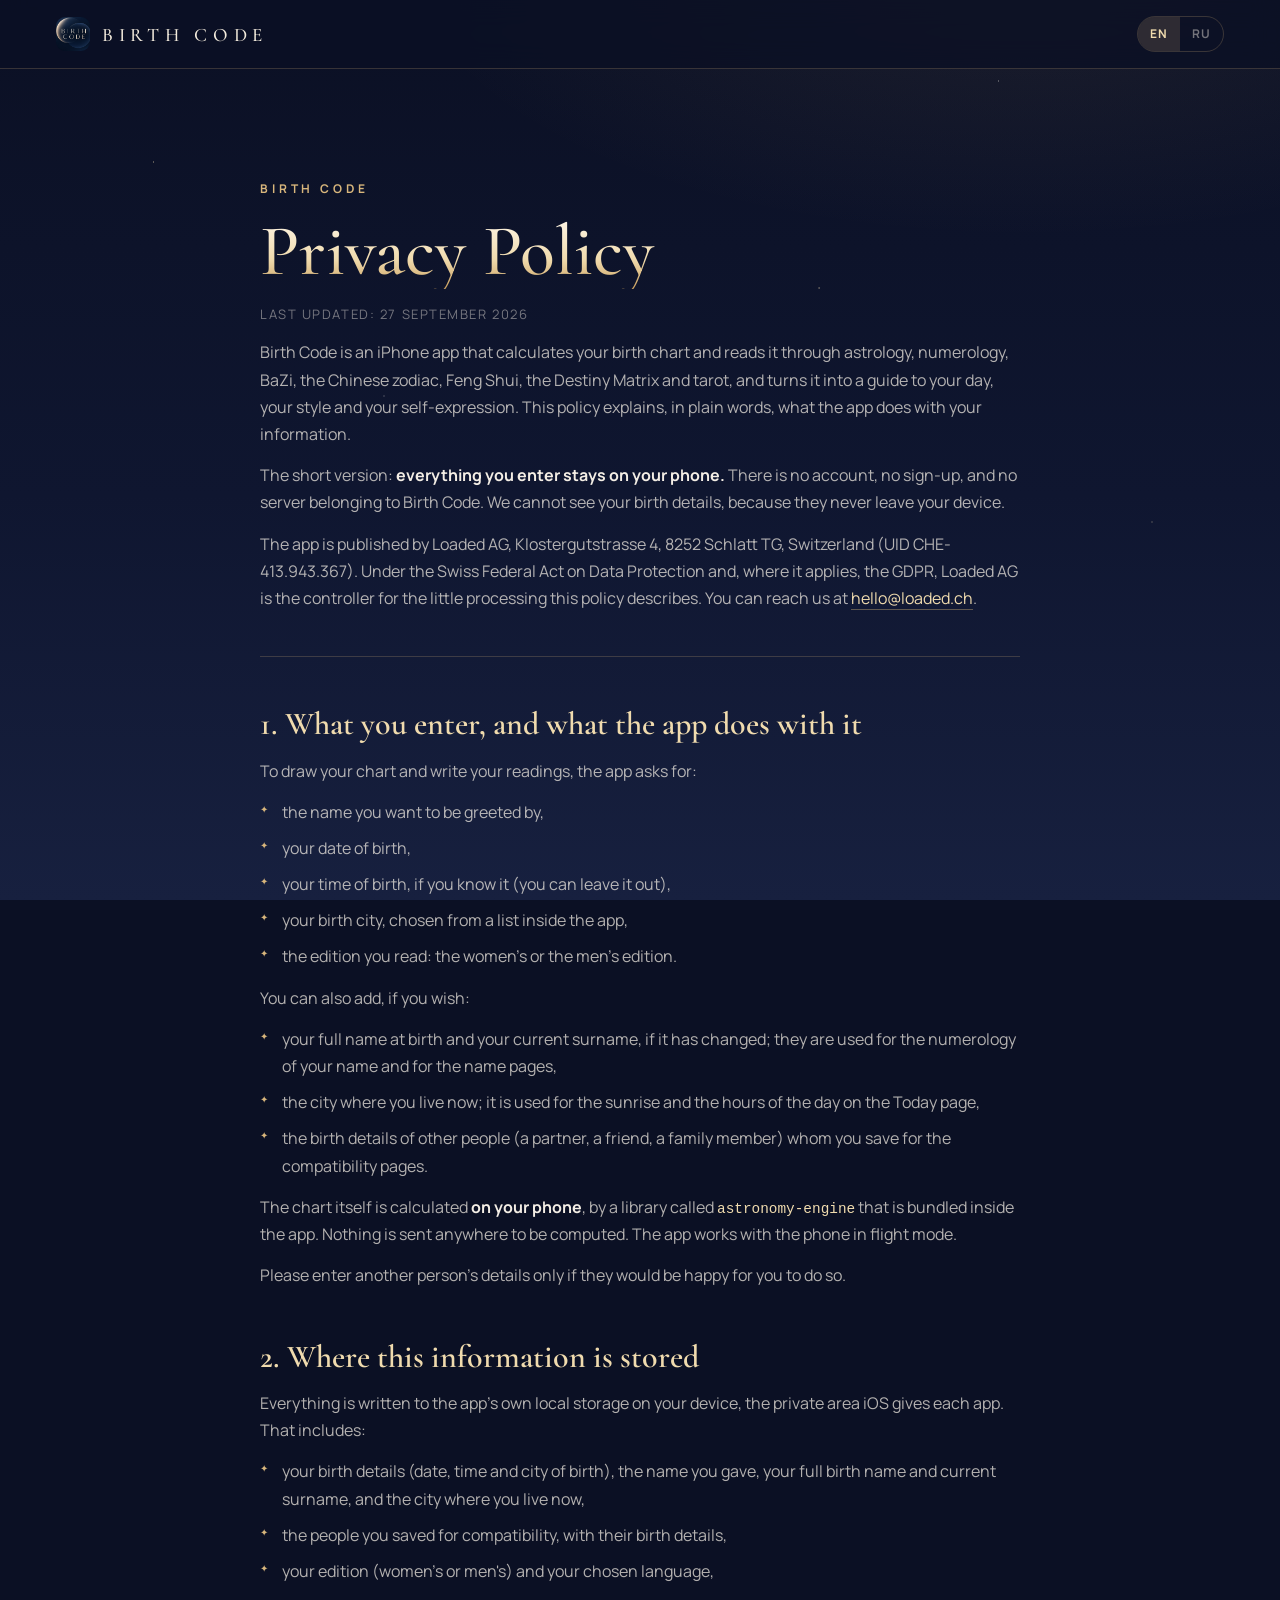
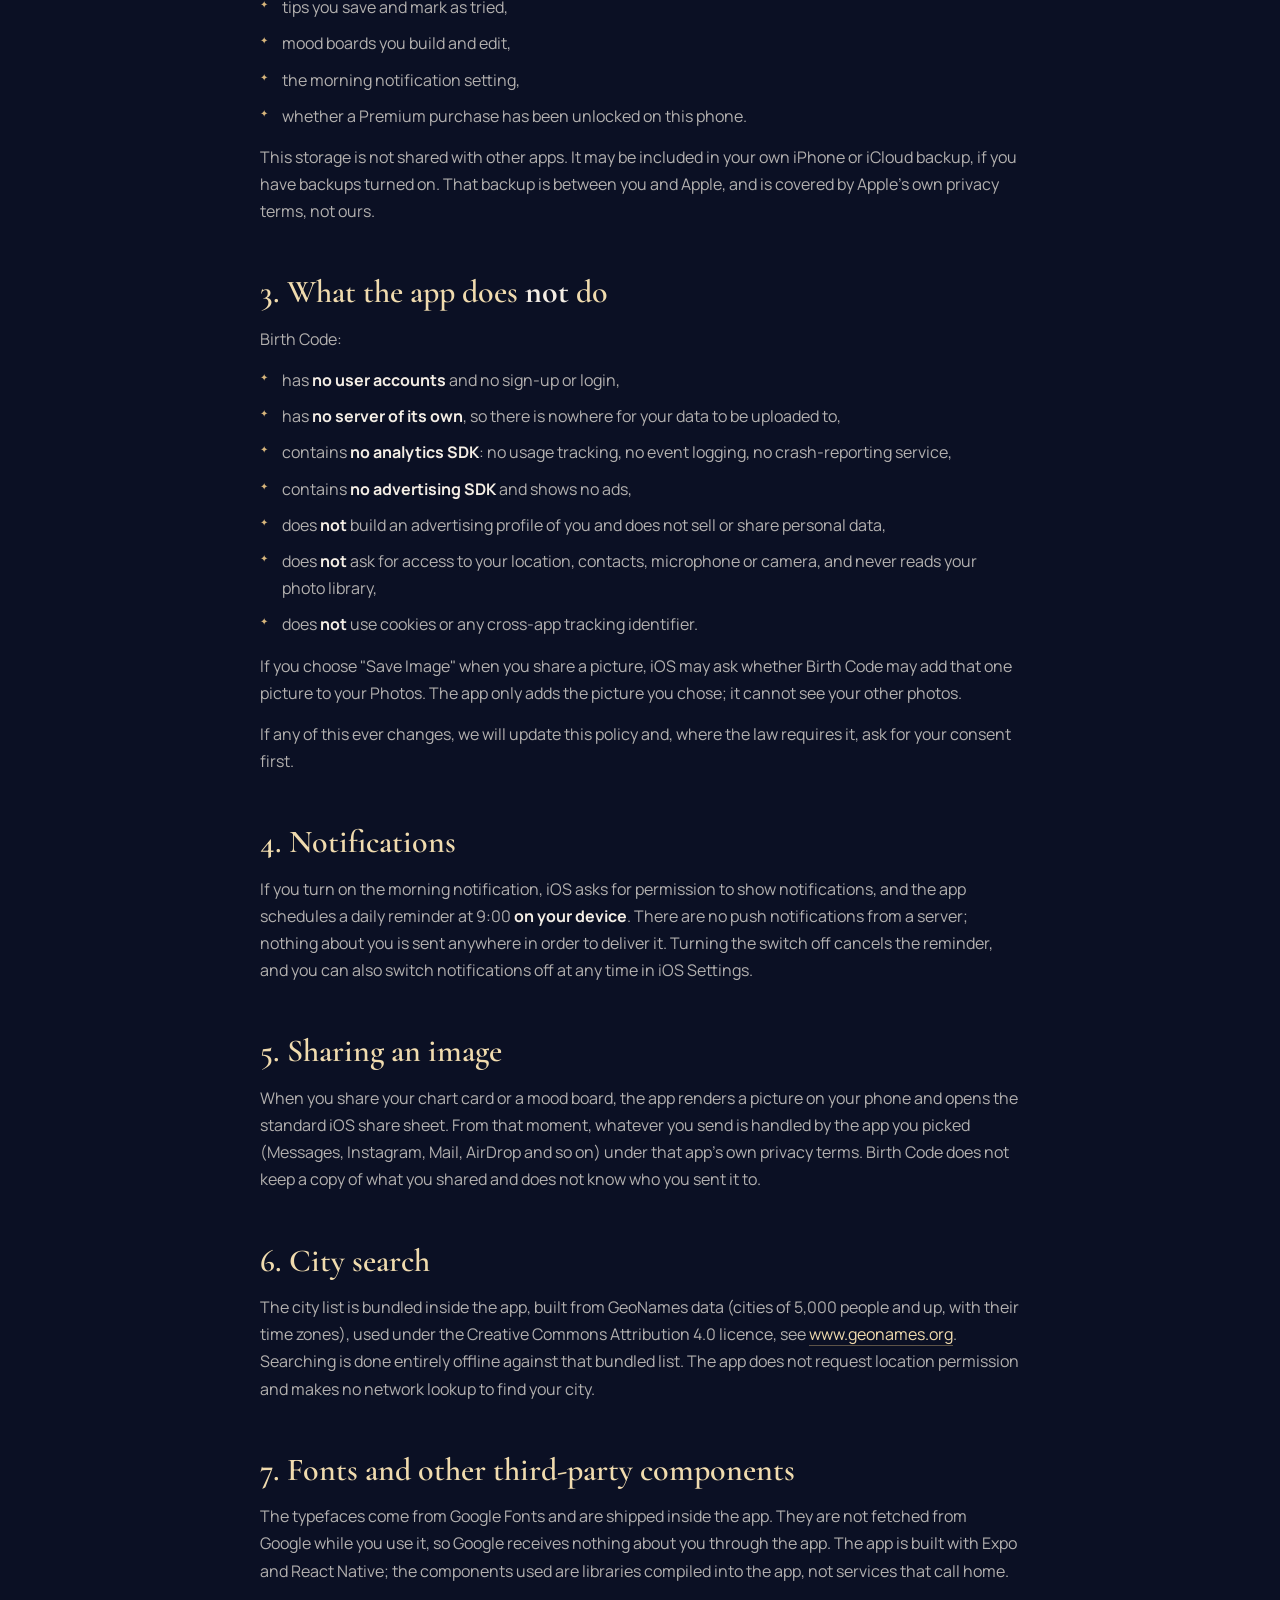
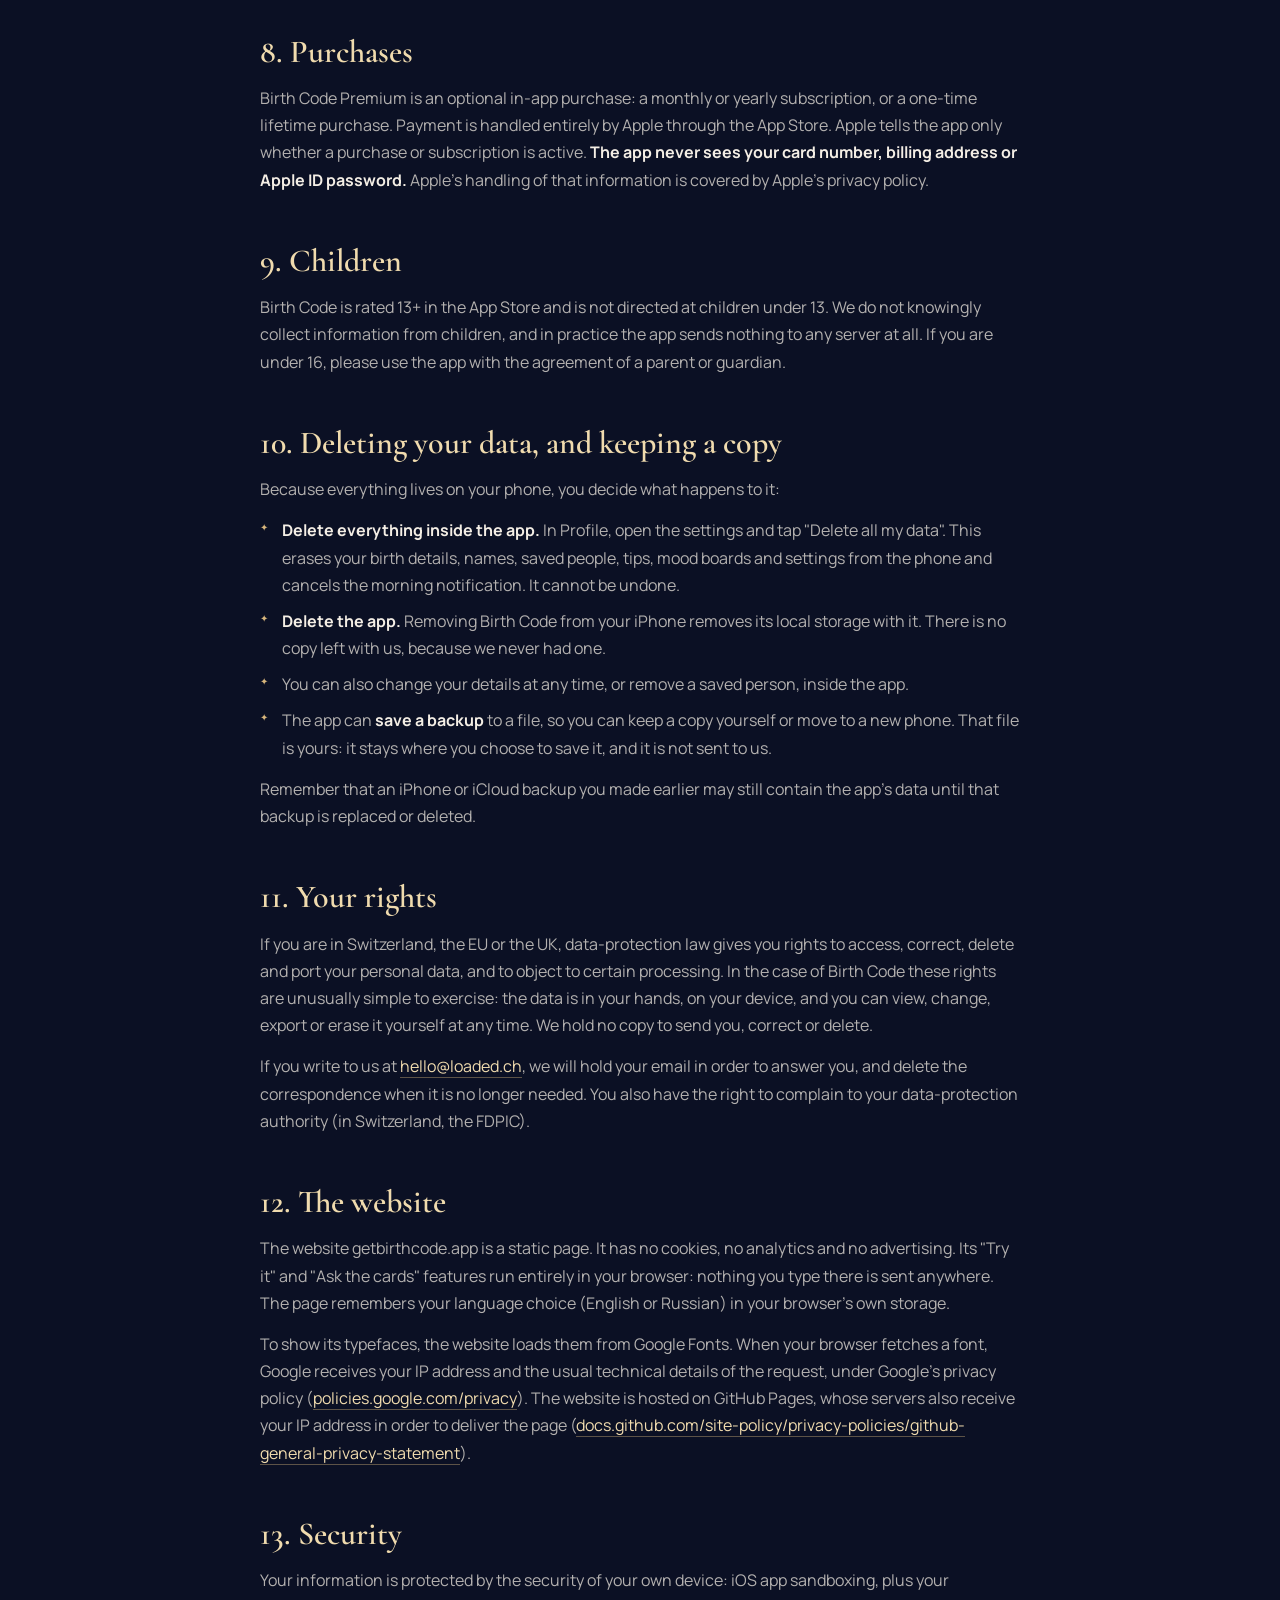
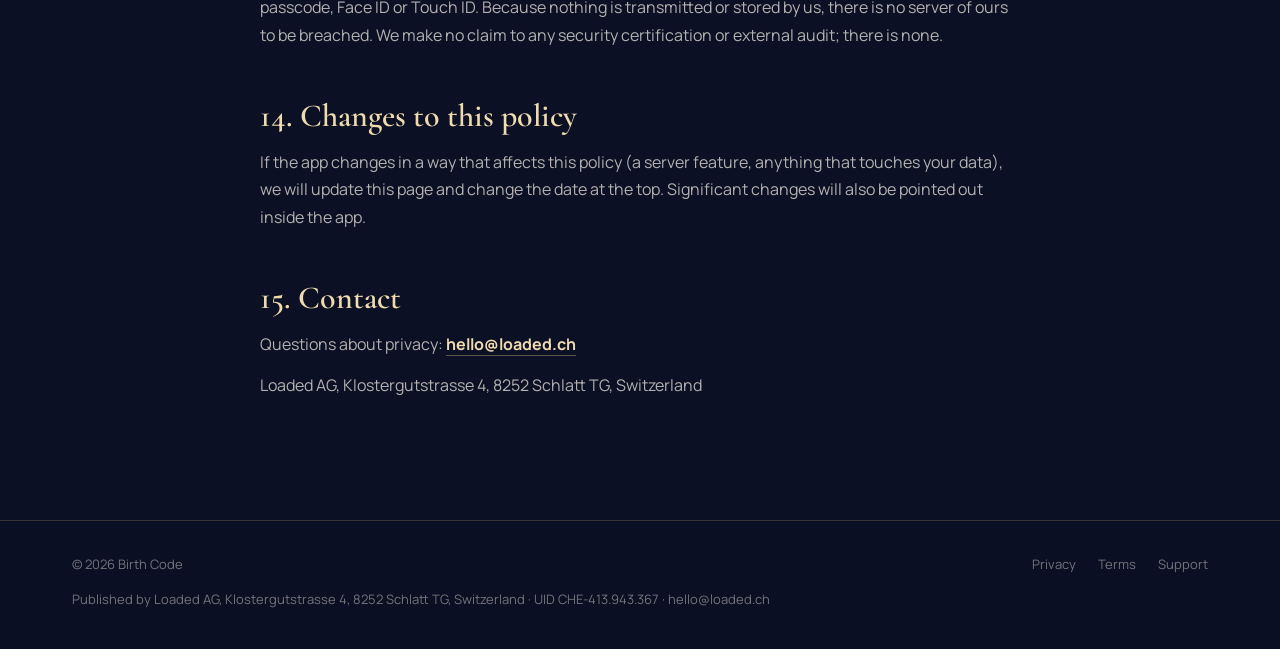
<file: privacy.html>
<!doctype html>
<html lang="en">
<head>
<meta charset="utf-8">
<meta name="viewport" content="width=device-width, initial-scale=1, viewport-fit=cover">
<!-- Generated by scripts/build-legal-pages.mjs from docs/legal. Edit the Markdown, then run the script again. -->
<title>Privacy Policy · Birth Code</title>
<meta name="description" content="How the Birth Code app and website handle your information: everything you enter stays on your phone. No account, no server, no tracking.">
<meta name="theme-color" content="#0B1024">
<link rel="canonical" href="https://getbirthcode.app/privacy">
<meta property="og:type" content="website">
<meta property="og:site_name" content="Birth Code">
<meta property="og:title" content="Privacy Policy · Birth Code">
<meta property="og:description" content="How the Birth Code app and website handle your information: everything you enter stays on your phone. No account, no server, no tracking.">
<meta property="og:url" content="https://getbirthcode.app/privacy">
<meta property="og:image" content="https://getbirthcode.app/img/icon.png">
<meta name="twitter:card" content="summary">
<link rel="icon" href="img/icon.png">
<link rel="apple-touch-icon" href="img/icon.png">
<link rel="preconnect" href="https://fonts.googleapis.com">
<link rel="preconnect" href="https://fonts.gstatic.com" crossorigin>
<link href="https://fonts.googleapis.com/css2?family=Cormorant+Garamond:ital,wght@0,500;0,600;1,500&family=Manrope:wght@400;500;700&display=swap" rel="stylesheet">
<link rel="stylesheet" href="legal.css">
</head>
<body>
<header>
  <a class="brand" href="./"><img src="img/icon.png" alt=""><span>Birth Code</span></a>
  <div class="lang" role="group" aria-label="Language">
    <button type="button" data-lang="en" class="on">EN</button>
    <button type="button" data-lang="ru">RU</button>
  </div>
</header>
<main>
    <article class="doc" data-l="en" lang="en">
      <div class="eyebrow">Birth Code</div>
      <h1>Privacy Policy</h1>
      <p class="updated">Last updated: 27 September 2026</p>
      
      <p>Birth Code is an iPhone app that calculates your birth chart and reads it through astrology, numerology, BaZi, the Chinese zodiac, Feng Shui, the Destiny Matrix and tarot, and turns it into a guide to your day, your style and your self-expression. This policy explains, in plain words, what the app does with your information.</p>
<p>The short version: <strong>everything you enter stays on your phone.</strong> There is no account, no sign-up, and no server belonging to Birth Code. We cannot see your birth details, because they never leave your device.</p>
<p>The app is published by Loaded AG, Klostergutstrasse 4, 8252 Schlatt TG, Switzerland (UID CHE-413.943.367). Under the Swiss Federal Act on Data Protection and, where it applies, the GDPR, Loaded AG is the controller for the little processing this policy describes. You can reach us at <a href="mailto:hello@loaded.ch">hello@loaded.ch</a>.</p>
<hr>
<h2>1. What you enter, and what the app does with it</h2>
<p>To draw your chart and write your readings, the app asks for:</p>
<ul><li>the name you want to be greeted by,</li><li>your date of birth,</li><li>your time of birth, if you know it (you can leave it out),</li><li>your birth city, chosen from a list inside the app,</li><li>the edition you read: the women's or the men's edition.</li></ul>
<p>You can also add, if you wish:</p>
<ul><li>your full name at birth and your current surname, if it has changed; they are used for the numerology of your name and for the name pages,</li><li>the city where you live now; it is used for the sunrise and the hours of the day on the Today page,</li><li>the birth details of other people (a partner, a friend, a family member) whom you save for the compatibility pages.</li></ul>
<p>The chart itself is calculated <strong>on your phone</strong>, by a library called <code>astronomy-engine</code> that is bundled inside the app. Nothing is sent anywhere to be computed. The app works with the phone in flight mode.</p>
<p>Please enter another person's details only if they would be happy for you to do so.</p>
<h2>2. Where this information is stored</h2>
<p>Everything is written to the app's own local storage on your device, the private area iOS gives each app. That includes:</p>
<ul><li>your birth details (date, time and city of birth), the name you gave, your full birth name and current surname, and the city where you live now,</li><li>the people you saved for compatibility, with their birth details,</li><li>your edition (women's or men's) and your chosen language,</li><li>tips you save and mark as tried,</li><li>mood boards you build and edit,</li><li>the morning notification setting,</li><li>whether a Premium purchase has been unlocked on this phone.</li></ul>
<p>This storage is not shared with other apps. It may be included in your own iPhone or iCloud backup, if you have backups turned on. That backup is between you and Apple, and is covered by Apple's own privacy terms, not ours.</p>
<h2>3. What the app does <strong>not</strong> do</h2>
<p>Birth Code:</p>
<ul><li>has <strong>no user accounts</strong> and no sign-up or login,</li><li>has <strong>no server of its own</strong>, so there is nowhere for your data to be uploaded to,</li><li>contains <strong>no analytics SDK</strong>: no usage tracking, no event logging, no crash-reporting service,</li><li>contains <strong>no advertising SDK</strong> and shows no ads,</li><li>does <strong>not</strong> build an advertising profile of you and does not sell or share personal data,</li><li>does <strong>not</strong> ask for access to your location, contacts, microphone or camera, and never reads your photo library,</li><li>does <strong>not</strong> use cookies or any cross-app tracking identifier.</li></ul>
<p>If you choose "Save Image" when you share a picture, iOS may ask whether Birth Code may add that one picture to your Photos. The app only adds the picture you chose; it cannot see your other photos.</p>
<p>If any of this ever changes, we will update this policy and, where the law requires it, ask for your consent first.</p>
<h2>4. Notifications</h2>
<p>If you turn on the morning notification, iOS asks for permission to show notifications, and the app schedules a daily reminder at 9:00 <strong>on your device</strong>. There are no push notifications from a server; nothing about you is sent anywhere in order to deliver it. Turning the switch off cancels the reminder, and you can also switch notifications off at any time in iOS Settings.</p>
<h2>5. Sharing an image</h2>
<p>When you share your chart card or a mood board, the app renders a picture on your phone and opens the standard iOS share sheet. From that moment, whatever you send is handled by the app you picked (Messages, Instagram, Mail, AirDrop and so on) under that app's own privacy terms. Birth Code does not keep a copy of what you shared and does not know who you sent it to.</p>
<h2>6. City search</h2>
<p>The city list is bundled inside the app, built from GeoNames data (cities of 5,000 people and up, with their time zones), used under the Creative Commons Attribution 4.0 licence, see <a href="https://www.geonames.org" rel="noopener">www.geonames.org</a>. Searching is done entirely offline against that bundled list. The app does not request location permission and makes no network lookup to find your city.</p>
<h2>7. Fonts and other third-party components</h2>
<p>The typefaces come from Google Fonts and are shipped inside the app. They are not fetched from Google while you use it, so Google receives nothing about you through the app. The app is built with Expo and React Native; the components used are libraries compiled into the app, not services that call home.</p>
<h2>8. Purchases</h2>
<p>Birth Code Premium is an optional in-app purchase: a monthly or yearly subscription, or a one-time lifetime purchase. Payment is handled entirely by Apple through the App Store. Apple tells the app only whether a purchase or subscription is active. <strong>The app never sees your card number, billing address or Apple ID password.</strong> Apple's handling of that information is covered by Apple's privacy policy.</p>
<h2>9. Children</h2>
<p>Birth Code is rated 13+ in the App Store and is not directed at children under 13. We do not knowingly collect information from children, and in practice the app sends nothing to any server at all. If you are under 16, please use the app with the agreement of a parent or guardian.</p>
<h2>10. Deleting your data, and keeping a copy</h2>
<p>Because everything lives on your phone, you decide what happens to it:</p>
<ul><li><strong>Delete everything inside the app.</strong> In Profile, open the settings and tap "Delete all my data". This erases your birth details, names, saved people, tips, mood boards and settings from the phone and cancels the morning notification. It cannot be undone.</li><li><strong>Delete the app.</strong> Removing Birth Code from your iPhone removes its local storage with it. There is no copy left with us, because we never had one.</li><li>You can also change your details at any time, or remove a saved person, inside the app.</li><li>The app can <strong>save a backup</strong> to a file, so you can keep a copy yourself or move to a new phone. That file is yours: it stays where you choose to save it, and it is not sent to us.</li></ul>
<p>Remember that an iPhone or iCloud backup you made earlier may still contain the app's data until that backup is replaced or deleted.</p>
<h2>11. Your rights</h2>
<p>If you are in Switzerland, the EU or the UK, data-protection law gives you rights to access, correct, delete and port your personal data, and to object to certain processing. In the case of Birth Code these rights are unusually simple to exercise: the data is in your hands, on your device, and you can view, change, export or erase it yourself at any time. We hold no copy to send you, correct or delete.</p>
<p>If you write to us at <a href="mailto:hello@loaded.ch">hello@loaded.ch</a>, we will hold your email in order to answer you, and delete the correspondence when it is no longer needed. You also have the right to complain to your data-protection authority (in Switzerland, the FDPIC).</p>
<h2>12. The website</h2>
<p>The website getbirthcode.app is a static page. It has no cookies, no analytics and no advertising. Its "Try it" and "Ask the cards" features run entirely in your browser: nothing you type there is sent anywhere. The page remembers your language choice (English or Russian) in your browser's own storage.</p>
<p>To show its typefaces, the website loads them from Google Fonts. When your browser fetches a font, Google receives your IP address and the usual technical details of the request, under Google's privacy policy (<a href="https://policies.google.com/privacy" rel="noopener">policies.google.com/privacy</a>). The website is hosted on GitHub Pages, whose servers also receive your IP address in order to deliver the page (<a href="https://docs.github.com/site-policy/privacy-policies/github-general-privacy-statement" rel="noopener">docs.github.com/site-policy/privacy-policies/github-general-privacy-statement</a>).</p>
<h2>13. Security</h2>
<p>Your information is protected by the security of your own device: iOS app sandboxing, plus your passcode, Face ID or Touch ID. Because nothing is transmitted or stored by us, there is no server of ours to be breached. We make no claim to any security certification or external audit; there is none.</p>
<h2>14. Changes to this policy</h2>
<p>If the app changes in a way that affects this policy (a server feature, anything that touches your data), we will update this page and change the date at the top. Significant changes will also be pointed out inside the app.</p>
<h2>15. Contact</h2>
<p>Questions about privacy: <strong><a href="mailto:hello@loaded.ch">hello@loaded.ch</a></strong></p>
<p>Loaded AG, Klostergutstrasse 4, 8252 Schlatt TG, Switzerland</p>
    </article>
    <article class="doc" data-l="ru" lang="ru">
      <div class="eyebrow">Birth Code</div>
      <h1>Политика конфиденциальности</h1>
      <p class="updated">Последнее обновление: 27 сентября 2026 г.</p>
      
      <p>Birth Code — приложение для iPhone, которое рассчитывает вашу натальную карту, читает её через астрологию, нумерологию, Ба-цзы, китайский зодиак, фэншуй, Матрицу судьбы и Таро и превращает это в руководство для вашего дня, стиля и самовыражения. Здесь простыми словами написано, что приложение делает с вашими данными.</p>
<p>Коротко: <strong>всё, что вы вводите, остаётся на вашем телефоне.</strong> Нет аккаунта, нет регистрации, и у Birth Code нет собственного сервера. Мы не видим ваши данные о рождении: они не покидают устройство.</p>
<p>Приложение публикует Loaded AG, Klostergutstrasse 4, 8252 Schlatt TG, Швейцария (UID CHE-413.943.367). По швейцарскому Федеральному закону о защите данных и, там, где он применяется, по GDPR, Loaded AG отвечает за ту небольшую обработку данных, которая описана ниже. Написать нам: <a href="mailto:hello@loaded.ch">hello@loaded.ch</a>.</p>
<hr>
<h2>1. Что вы вводите и что с этим происходит</h2>
<p>Чтобы построить карту и написать ваши тексты, приложение спрашивает:</p>
<ul><li>имя, по которому к вам обращаться,</li><li>дату рождения,</li><li>время рождения, если вы его знаете (можно не указывать),</li><li>город рождения из списка внутри приложения,</li><li>версию, которую вы читаете: женскую или мужскую.</li></ul>
<p>По желанию можно добавить:</p>
<ul><li>полное имя при рождении и нынешнюю фамилию, если она изменилась; они нужны для нумерологии имени и страниц об имени,</li><li>город, где вы живёте сейчас; он нужен для восхода и часов дня на странице «Сегодня»,</li><li>данные рождения других людей (партнёра, друзей, близких), которых вы сохраняете для совместимости.</li></ul>
<p>Сама карта рассчитывается <strong>на вашем телефоне</strong> библиотекой <code>astronomy-engine</code>, встроенной в приложение. Ничего никуда не отправляется для расчёта. Приложение работает и в авиарежиме.</p>
<p>Пожалуйста, вводите данные другого человека, только если он не против.</p>
<h2>2. Где это хранится</h2>
<p>Всё записывается в локальное хранилище приложения на вашем устройстве, в закрытую область, которую iOS выделяет каждому приложению. Это:</p>
<ul><li>данные о рождении (дата, время и город рождения), указанное имя, полное имя при рождении, нынешняя фамилия и город, где вы живёте сейчас,</li><li>люди, сохранённые для совместимости, с их данными рождения,</li><li>версия (женская или мужская) и выбранный язык,</li><li>сохранённые советы и отметки «попробовано»,</li><li>мудборды, которые вы собираете и редактируете,</li><li>настройка утреннего уведомления,</li><li>отметка о том, открыт ли на этом телефоне Premium.</li></ul>
<p>Это хранилище недоступно другим приложениям. Оно может попасть в вашу собственную резервную копию iPhone или iCloud, если копии у вас включены. Это отношения между вами и Apple, и на них распространяются условия Apple, а не наши.</p>
<h2>3. Чего приложение <strong>не</strong> делает</h2>
<p>Birth Code:</p>
<ul><li><strong>не имеет аккаунтов</strong>, регистрации и входа,</li><li><strong>не имеет собственного сервера</strong>, поэтому вашим данным некуда загружаться,</li><li><strong>не содержит аналитических SDK</strong>: нет отслеживания действий, нет сбора событий, нет сервиса отчётов о сбоях,</li><li><strong>не содержит рекламных SDK</strong> и не показывает рекламу,</li><li><strong>не составляет</strong> рекламный профиль, не продаёт и не передаёт персональные данные,</li><li><strong>не запрашивает</strong> доступ к геопозиции, контактам, микрофону и камере и никогда не читает вашу фотогалерею,</li><li><strong>не использует</strong> cookie и межприложенческие идентификаторы отслеживания.</li></ul>
<p>Если, делясь картинкой, вы выбираете «Сохранить изображение», iOS может спросить, можно ли Birth Code добавить эту картинку в «Фото». Приложение добавляет только выбранную вами картинку и не видит остальные ваши фотографии.</p>
<p>Если что-то из этого когда-нибудь изменится, мы обновим этот текст и, там, где этого требует закон, сначала спросим вашего согласия.</p>
<h2>4. Уведомления</h2>
<p>Если вы включаете утреннее уведомление, iOS спрашивает разрешение на уведомления, и приложение ставит ежедневное напоминание на 9:00 <strong>на самом устройстве</strong>. Push-уведомлений с сервера нет; для доставки напоминания никуда ничего о вас не отправляется. Выключение переключателя отменяет напоминание; уведомления также можно отключить в настройках iOS в любой момент.</p>
<h2>5. Как работает «поделиться»</h2>
<p>Когда вы делитесь карточкой карты или мудбордом, приложение рисует картинку на телефоне и открывает стандартное окно «Поделиться» iOS. Дальше всё, что вы отправляете, обрабатывает выбранное вами приложение («Сообщения», Instagram, почта, AirDrop и так далее) по его собственным правилам конфиденциальности. Birth Code не хранит копию отправленного и не знает, кому вы его отправили.</p>
<h2>6. Поиск города</h2>
<p>Список городов встроен в приложение и собран из данных GeoNames (города от 5 000 жителей, с часовыми поясами) по лицензии Creative Commons Attribution 4.0, см. <a href="https://www.geonames.org" rel="noopener">www.geonames.org</a>. Поиск идёт полностью офлайн по этому встроенному списку. Приложение не запрашивает разрешение на геопозицию и не делает сетевых запросов, чтобы найти город.</p>
<h2>7. Шрифты и другие сторонние компоненты</h2>
<p>Шрифты взяты из Google Fonts и поставляются внутри приложения. Во время пользования они у Google не запрашиваются, поэтому через приложение Google ничего о вас не получает. Приложение собрано на Expo и React Native; используемые компоненты это библиотеки, скомпилированные внутрь приложения, а не сервисы, которые что-то отправляют.</p>
<h2>8. Покупки</h2>
<p>Birth Code Premium это необязательная встроенная покупка: подписка на месяц или на год либо разовая покупка навсегда. Оплату целиком проводит Apple через App Store. Приложению Apple сообщает только то, активна ли покупка или подписка. <strong>Приложение никогда не видит номер карты, платёжный адрес или пароль Apple ID.</strong> Обращение Apple с этими данными описано в политике конфиденциальности Apple.</p>
<h2>9. Дети</h2>
<p>У Birth Code возрастной рейтинг 13+ в App Store, и приложение не предназначено для детей младше 13 лет. Мы сознательно не собираем данные детей, и фактически приложение вообще ничего не отправляет на серверы. Если вам меньше 16, пользуйтесь приложением с согласия родителей или опекунов.</p>
<h2>10. Удаление данных и резервная копия</h2>
<p>Поскольку всё хранится на телефоне, решаете вы:</p>
<ul><li><strong>Удалить всё внутри приложения.</strong> В профиле откройте настройки и нажмите «Удалить все мои данные». Это стирает с телефона данные рождения, имена, сохранённых людей, советы, мудборды и настройки и отменяет утреннее уведомление. Отменить это нельзя.</li><li><strong>Удалить приложение.</strong> Удаляя Birth Code с iPhone, вы удаляете и его локальное хранилище. У нас не остаётся копии, потому что её никогда и не было.</li><li>Свои данные можно в любой момент изменить, а сохранённого человека удалить прямо в приложении.</li><li>Приложение умеет <strong>сохранять резервную копию</strong> в файл, чтобы вы могли хранить копию сами или перенести всё на новый телефон. Этот файл ваш: он лежит там, где вы решили его сохранить, и к нам не попадает.</li></ul>
<p>Учтите: сделанная ранее резервная копия iPhone или iCloud может ещё содержать данные приложения, пока эта копия не заменена или не удалена.</p>
<h2>11. Ваши права</h2>
<p>Если вы в Швейцарии, ЕС или Великобритании, закон даёт вам право на доступ, исправление, удаление и перенос персональных данных, а также право возражать против отдельных видов обработки. В случае Birth Code эти права реализуются просто: данные у вас в руках, на вашем устройстве, и вы в любой момент можете сами их посмотреть, изменить, выгрузить или стереть. У нас нет копии, которую можно было бы вам выслать, исправить или удалить.</p>
<p>Если вы напишете нам на <a href="mailto:hello@loaded.ch">hello@loaded.ch</a>, мы будем хранить ваш адрес, чтобы ответить, и удалим переписку, когда она перестанет быть нужной. Вы также вправе подать жалобу в надзорный орган по защите данных (в Швейцарии это FDPIC, Федеральный уполномоченный по защите данных).</p>
<h2>12. Сайт</h2>
<p>Сайт getbirthcode.app это статичная страница. На нём нет cookie, аналитики и рекламы. Разделы «Попробовать» и «Спроси карты» работают полностью в вашем браузере: ничего из введённого никуда не отправляется. Страница запоминает выбранный язык (русский или английский) в хранилище вашего браузера.</p>
<p>Чтобы показать свои шрифты, сайт загружает их из Google Fonts. Когда браузер запрашивает шрифт, Google получает ваш IP-адрес и обычные технические данные запроса по своей политике конфиденциальности (<a href="https://policies.google.com/privacy" rel="noopener">policies.google.com/privacy</a>). Сайт размещён на GitHub Pages, серверы которого тоже получают ваш IP-адрес, чтобы доставить страницу (<a href="https://docs.github.com/site-policy/privacy-policies/github-general-privacy-statement" rel="noopener">docs.github.com/site-policy/privacy-policies/github-general-privacy-statement</a>).</p>
<h2>13. Безопасность</h2>
<p>Ваши данные защищены безопасностью самого устройства: изоляцией приложений в iOS, вашим кодом-паролем, Face ID или Touch ID. Так как мы ничего не передаём и не храним, у нас нет сервера, который можно было бы взломать. Мы не заявляем ни о каких сертификациях безопасности или внешних аудитах: их нет.</p>
<h2>14. Изменения</h2>
<p>Если приложение изменится так, что это затронет этот документ (появится серверная функция или что угодно, касающееся ваших данных), мы обновим эту страницу и дату вверху. О существенных изменениях мы также скажем внутри приложения.</p>
<h2>15. Контакт</h2>
<p>Вопросы о конфиденциальности: <strong><a href="mailto:hello@loaded.ch">hello@loaded.ch</a></strong></p>
<p>Loaded AG, Klostergutstrasse 4, 8252 Schlatt TG, Швейцария</p>
    </article>
</main>
<footer>
  <div class="foot-row">
    <div>© <span id="year">2026</span> Birth Code</div>
    <nav data-l="en" aria-label="Legal"><a href="privacy.html">Privacy</a><a href="terms.html">Terms</a><a href="support.html">Support</a></nav><nav data-l="ru" aria-label="Правовая информация"><a href="privacy.html">Конфиденциальность</a><a href="terms.html">Условия</a><a href="support.html">Поддержка</a></nav>
  </div>
  <div class="imprint"><span data-l="en">Published by Loaded AG, Klostergutstrasse 4, 8252 Schlatt TG, Switzerland · UID CHE-413.943.367</span><span data-l="ru">Издатель: Loaded AG, Klostergutstrasse 4, 8252 Schlatt TG, Швейцария · UID CHE-413.943.367</span> · <a href="mailto:hello@loaded.ch">hello@loaded.ch</a></div>
</footer>
<script>
(() => {
  const TITLE = { en: "Privacy Policy · Birth Code", ru: "Политика конфиденциальности · Birth Code" };
  const DESC = { en: "How the Birth Code app and website handle your information: everything you enter stays on your phone. No account, no server, no tracking.", ru: "Как приложение и сайт Birth Code обращаются с вашими данными: всё, что вы вводите, остаётся на телефоне. Без аккаунта, сервера и слежки." };
  const apply = (lang) => {
    document.documentElement.lang = lang;
    document.title = TITLE[lang];
    document.querySelector('meta[name=description]').content = DESC[lang];
    document.querySelectorAll('.lang button').forEach((b) => b.classList.toggle('on', b.dataset.lang === lang));
    try { localStorage.setItem('bc-lang', lang); } catch (e) {}
  };
  document.querySelectorAll('.lang button').forEach((b) => b.addEventListener('click', () => apply(b.dataset.lang)));
  let start = 'en';
  try {
    const q = new URLSearchParams(location.search).get('lang');
    start = q === 'ru' || q === 'en' ? q : localStorage.getItem('bc-lang') || ((navigator.language || '').startsWith('ru') ? 'ru' : 'en');
  } catch (e) {}
  apply(start);
  document.getElementById('year').textContent = new Date().getFullYear();
})();
</script>
</body>
</html>
</file>
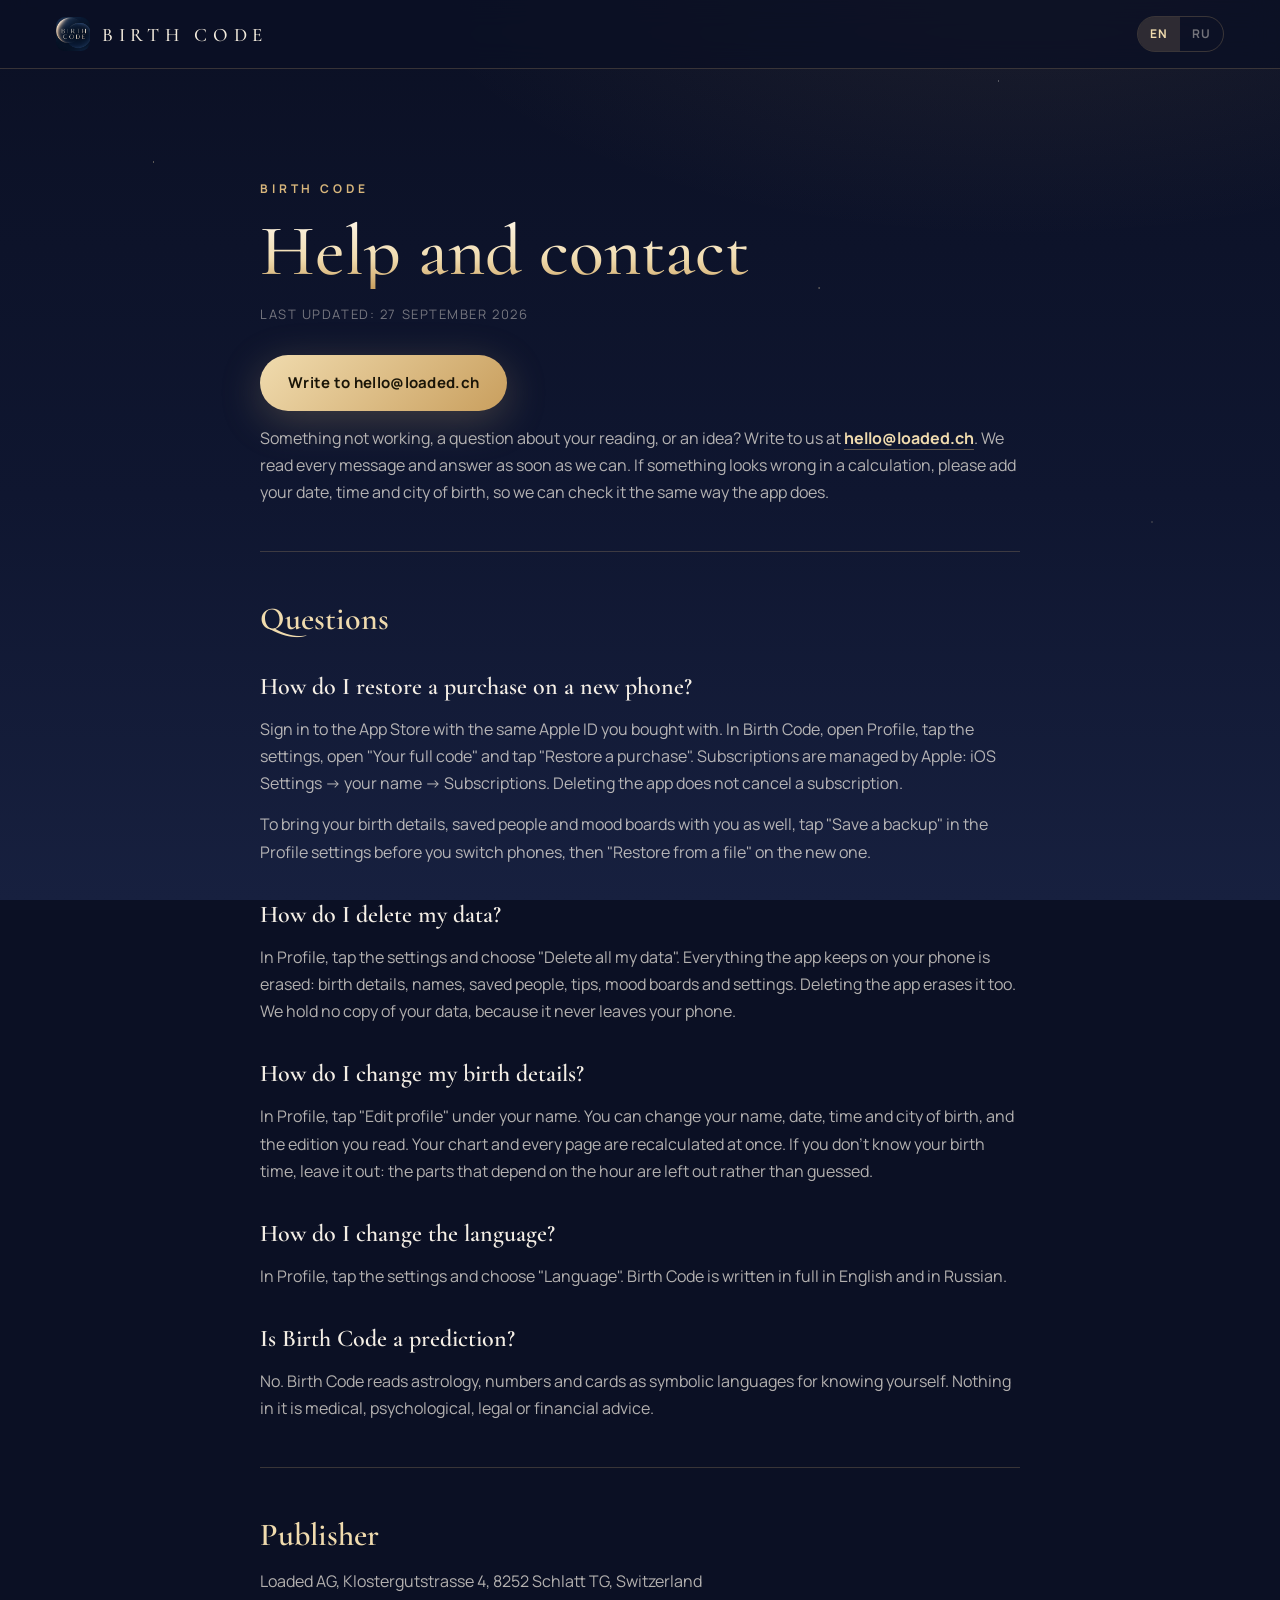
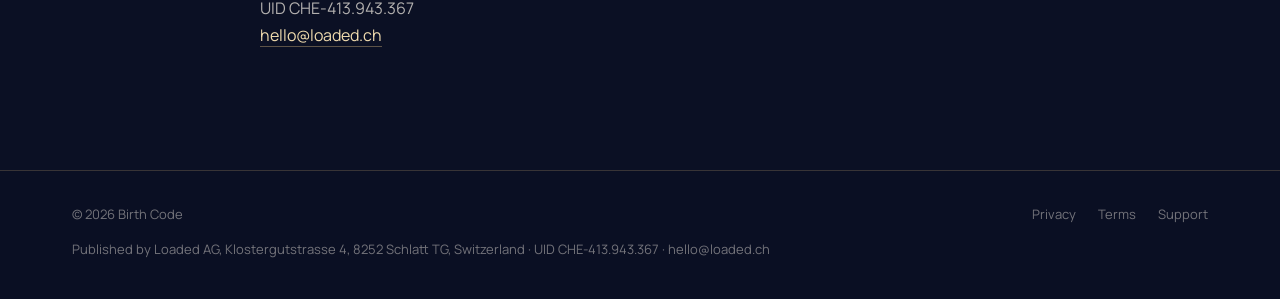
<file: support.html>
<!doctype html>
<html lang="en">
<head>
<meta charset="utf-8">
<meta name="viewport" content="width=device-width, initial-scale=1, viewport-fit=cover">
<!-- Generated by scripts/build-legal-pages.mjs from docs/legal. Edit the Markdown, then run the script again. -->
<title>Help and contact · Birth Code</title>
<meta name="description" content="Help and contact for the Birth Code app: restore a purchase, delete your data, change your birth details or language. Write to hello@loaded.ch.">
<meta name="theme-color" content="#0B1024">
<link rel="canonical" href="https://getbirthcode.app/support">
<meta property="og:type" content="website">
<meta property="og:site_name" content="Birth Code">
<meta property="og:title" content="Help and contact · Birth Code">
<meta property="og:description" content="Help and contact for the Birth Code app: restore a purchase, delete your data, change your birth details or language. Write to hello@loaded.ch.">
<meta property="og:url" content="https://getbirthcode.app/support">
<meta property="og:image" content="https://getbirthcode.app/img/icon.png">
<meta name="twitter:card" content="summary">
<link rel="icon" href="img/icon.png">
<link rel="apple-touch-icon" href="img/icon.png">
<link rel="preconnect" href="https://fonts.googleapis.com">
<link rel="preconnect" href="https://fonts.gstatic.com" crossorigin>
<link href="https://fonts.googleapis.com/css2?family=Cormorant+Garamond:ital,wght@0,500;0,600;1,500&family=Manrope:wght@400;500;700&display=swap" rel="stylesheet">
<link rel="stylesheet" href="legal.css">
</head>
<body>
<header>
  <a class="brand" href="./"><img src="img/icon.png" alt=""><span>Birth Code</span></a>
  <div class="lang" role="group" aria-label="Language">
    <button type="button" data-lang="en" class="on">EN</button>
    <button type="button" data-lang="ru">RU</button>
  </div>
</header>
<main>
    <article class="doc" data-l="en" lang="en">
      <div class="eyebrow">Birth Code</div>
      <h1>Help and contact</h1>
      <p class="updated">Last updated: 27 September 2026</p>
      <p class="contact"><a class="btn gold" href="mailto:hello@loaded.ch">Write to hello@loaded.ch</a></p>
      <p>Something not working, a question about your reading, or an idea? Write to us at <strong><a href="mailto:hello@loaded.ch">hello@loaded.ch</a></strong>. We read every message and answer as soon as we can. If something looks wrong in a calculation, please add your date, time and city of birth, so we can check it the same way the app does.</p>
<hr>
<h2>Questions</h2>
<h3>How do I restore a purchase on a new phone?</h3>
<p>Sign in to the App Store with the same Apple ID you bought with. In Birth Code, open Profile, tap the settings, open "Your full code" and tap "Restore a purchase". Subscriptions are managed by Apple: iOS Settings → your name → Subscriptions. Deleting the app does not cancel a subscription.</p>
<p>To bring your birth details, saved people and mood boards with you as well, tap "Save a backup" in the Profile settings before you switch phones, then "Restore from a file" on the new one.</p>
<h3>How do I delete my data?</h3>
<p>In Profile, tap the settings and choose "Delete all my data". Everything the app keeps on your phone is erased: birth details, names, saved people, tips, mood boards and settings. Deleting the app erases it too. We hold no copy of your data, because it never leaves your phone.</p>
<h3>How do I change my birth details?</h3>
<p>In Profile, tap "Edit profile" under your name. You can change your name, date, time and city of birth, and the edition you read. Your chart and every page are recalculated at once. If you don't know your birth time, leave it out: the parts that depend on the hour are left out rather than guessed.</p>
<h3>How do I change the language?</h3>
<p>In Profile, tap the settings and choose "Language". Birth Code is written in full in English and in Russian.</p>
<h3>Is Birth Code a prediction?</h3>
<p>No. Birth Code reads astrology, numbers and cards as symbolic languages for knowing yourself. Nothing in it is medical, psychological, legal or financial advice.</p>
<hr>
<h2>Publisher</h2>
<p>Loaded AG, Klostergutstrasse 4, 8252 Schlatt TG, Switzerland<br>UID CHE-413.943.367<br><a href="mailto:hello@loaded.ch">hello@loaded.ch</a></p>
    </article>
    <article class="doc" data-l="ru" lang="ru">
      <div class="eyebrow">Birth Code</div>
      <h1>Помощь и контакт</h1>
      <p class="updated">Последнее обновление: 27 сентября 2026 г.</p>
      <p class="contact"><a class="btn gold" href="mailto:hello@loaded.ch">Написать на hello@loaded.ch</a></p>
      <p>Что-то не работает, есть вопрос о тексте или идея? Напишите нам на <strong><a href="mailto:hello@loaded.ch">hello@loaded.ch</a></strong>. Мы читаем каждое письмо и отвечаем, как только можем. Если в расчёте что-то выглядит неверно, укажите дату, время и город рождения, чтобы мы могли проверить так же, как считает приложение.</p>
<hr>
<h2>Вопросы</h2>
<h3>Как восстановить покупку на новом телефоне?</h3>
<p>Войдите в App Store с тем же Apple ID, с которым делали покупку. В Birth Code откройте профиль, нажмите на настройки, откройте «Твой полный код» и нажмите «Восстановить покупку». Подписками управляет Apple: «Настройки» iOS → ваше имя → «Подписки». Удаление приложения подписку не отменяет.</p>
<p>Чтобы перенести и данные рождения, сохранённых людей и мудборды, перед сменой телефона нажмите «Сохранить копию» в настройках профиля, а на новом телефоне выберите «Восстановить из файла».</p>
<h3>Как удалить мои данные?</h3>
<p>В профиле нажмите на настройки и выберите «Удалить все мои данные». Всё, что приложение хранит на телефоне, будет стёрто: данные рождения, имена, сохранённые люди, советы, мудборды и настройки. Удаление приложения тоже всё стирает. У нас нет копии ваших данных, потому что они не покидают телефон.</p>
<h3>Как изменить данные рождения?</h3>
<p>В профиле нажмите «Изменить профиль» под своим именем. Можно изменить имя, дату, время и город рождения, а также версию, которую вы читаете. Карта и все страницы сразу пересчитываются. Если вы не знаете время рождения, оставьте его пустым: то, что зависит от часа, не угадывается, а просто не показывается.</p>
<h3>Как сменить язык?</h3>
<p>В профиле нажмите на настройки и выберите «Язык». Birth Code полностью написан на русском и английском.</p>
<h3>Birth Code предсказывает будущее?</h3>
<p>Нет. Birth Code читает астрологию, числа и карты как символические языки для познания себя. Ничто в нём не является медицинской, психологической, юридической или финансовой консультацией.</p>
<hr>
<h2>Издатель</h2>
<p>Loaded AG, Klostergutstrasse 4, 8252 Schlatt TG, Швейцария<br>UID CHE-413.943.367<br><a href="mailto:hello@loaded.ch">hello@loaded.ch</a></p>
    </article>
</main>
<footer>
  <div class="foot-row">
    <div>© <span id="year">2026</span> Birth Code</div>
    <nav data-l="en" aria-label="Legal"><a href="privacy.html">Privacy</a><a href="terms.html">Terms</a><a href="support.html">Support</a></nav><nav data-l="ru" aria-label="Правовая информация"><a href="privacy.html">Конфиденциальность</a><a href="terms.html">Условия</a><a href="support.html">Поддержка</a></nav>
  </div>
  <div class="imprint"><span data-l="en">Published by Loaded AG, Klostergutstrasse 4, 8252 Schlatt TG, Switzerland · UID CHE-413.943.367</span><span data-l="ru">Издатель: Loaded AG, Klostergutstrasse 4, 8252 Schlatt TG, Швейцария · UID CHE-413.943.367</span> · <a href="mailto:hello@loaded.ch">hello@loaded.ch</a></div>
</footer>
<script>
(() => {
  const TITLE = { en: "Help and contact · Birth Code", ru: "Помощь и контакт · Birth Code" };
  const DESC = { en: "Help and contact for the Birth Code app: restore a purchase, delete your data, change your birth details or language. Write to hello@loaded.ch.", ru: "Помощь и контакт для приложения Birth Code: восстановить покупку, удалить данные, изменить данные рождения или язык." };
  const apply = (lang) => {
    document.documentElement.lang = lang;
    document.title = TITLE[lang];
    document.querySelector('meta[name=description]').content = DESC[lang];
    document.querySelectorAll('.lang button').forEach((b) => b.classList.toggle('on', b.dataset.lang === lang));
    try { localStorage.setItem('bc-lang', lang); } catch (e) {}
  };
  document.querySelectorAll('.lang button').forEach((b) => b.addEventListener('click', () => apply(b.dataset.lang)));
  let start = 'en';
  try {
    const q = new URLSearchParams(location.search).get('lang');
    start = q === 'ru' || q === 'en' ? q : localStorage.getItem('bc-lang') || ((navigator.language || '').startsWith('ru') ? 'ru' : 'en');
  } catch (e) {}
  apply(start);
  document.getElementById('year').textContent = new Date().getFullYear();
})();
</script>
</body>
</html>
</file>
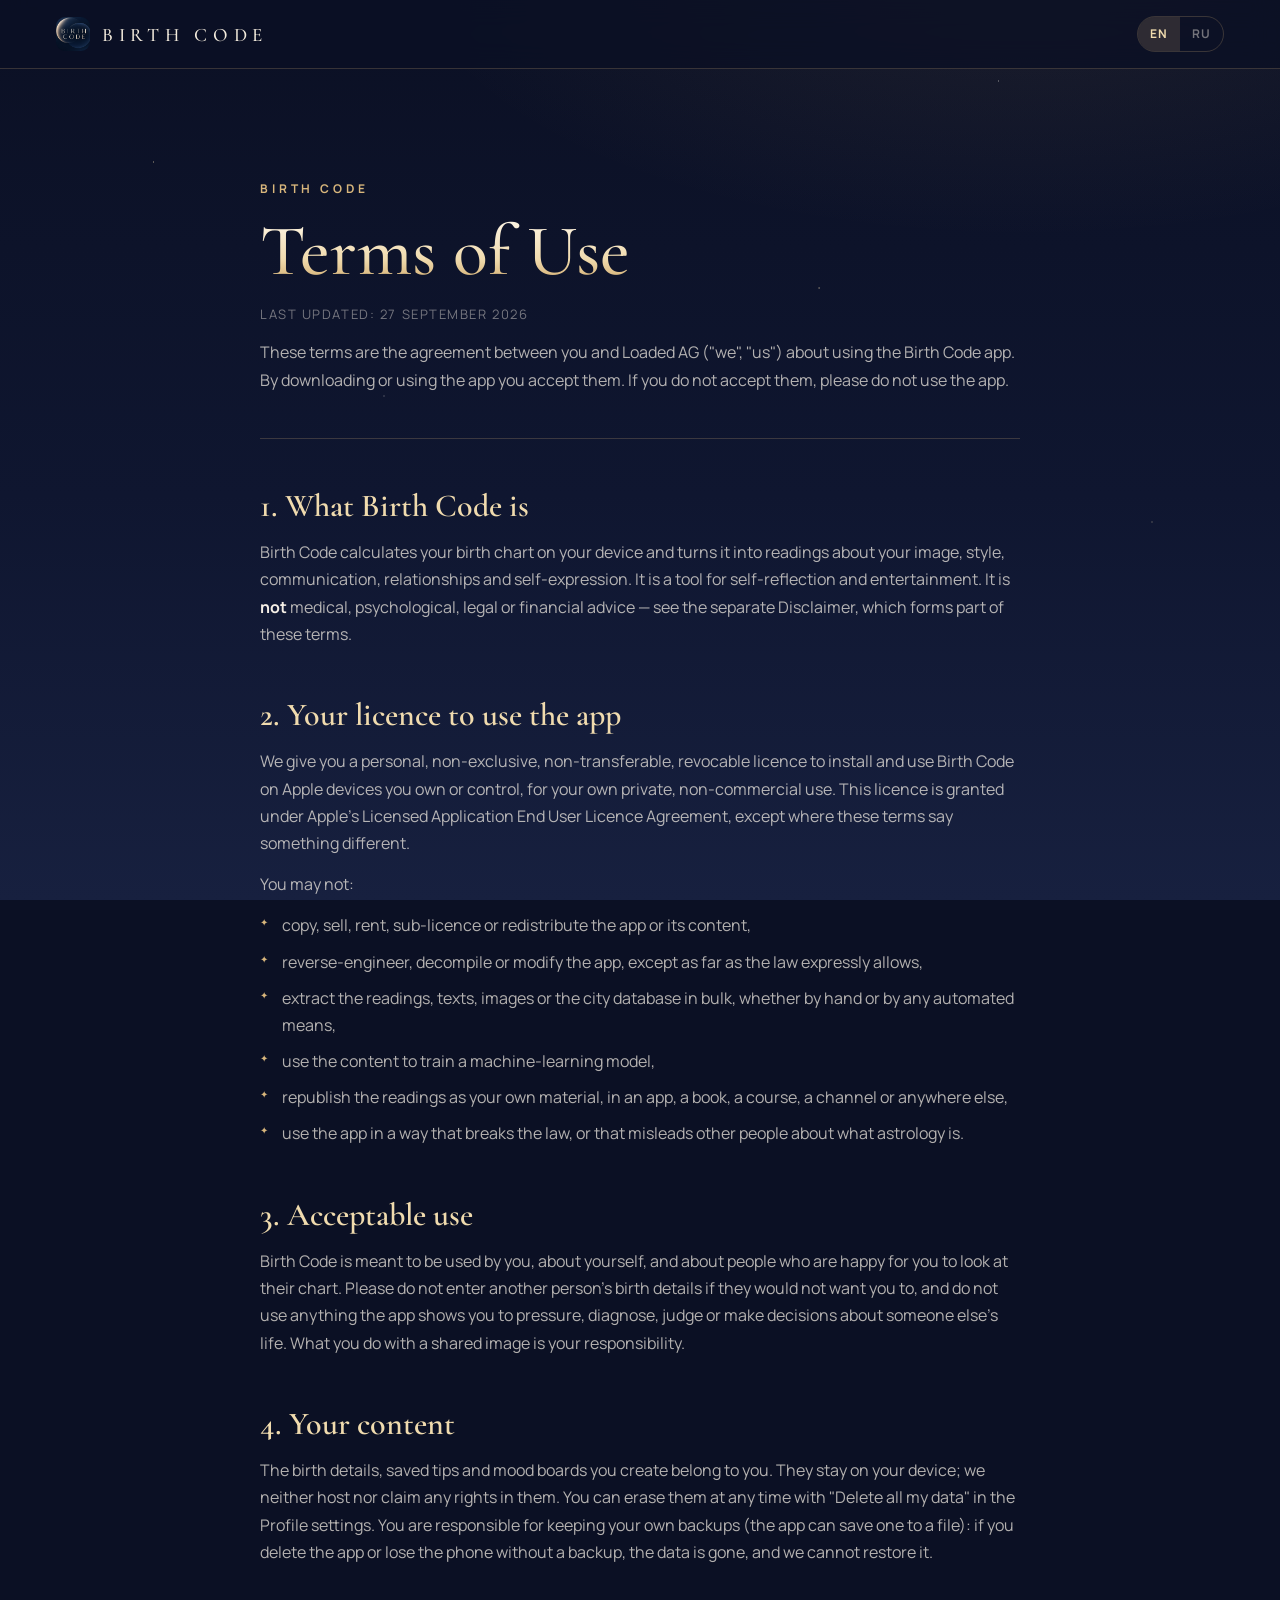
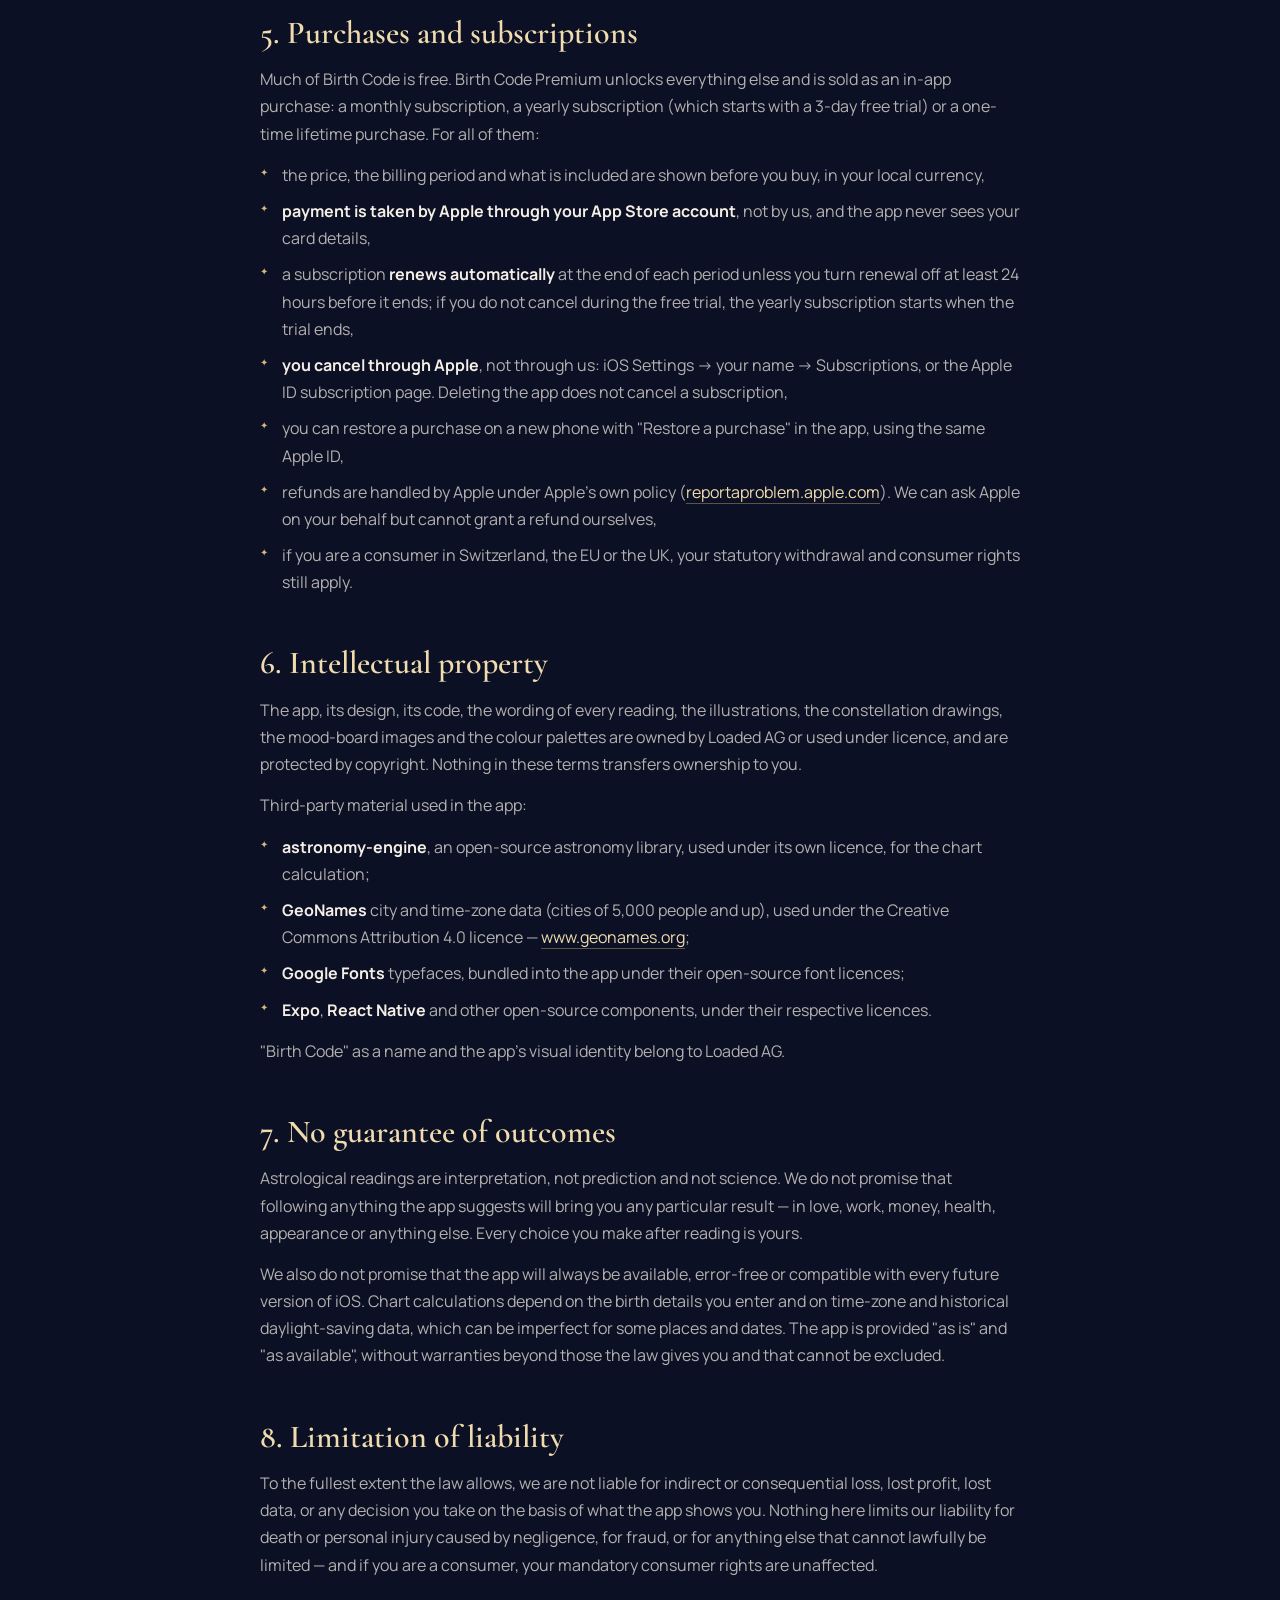
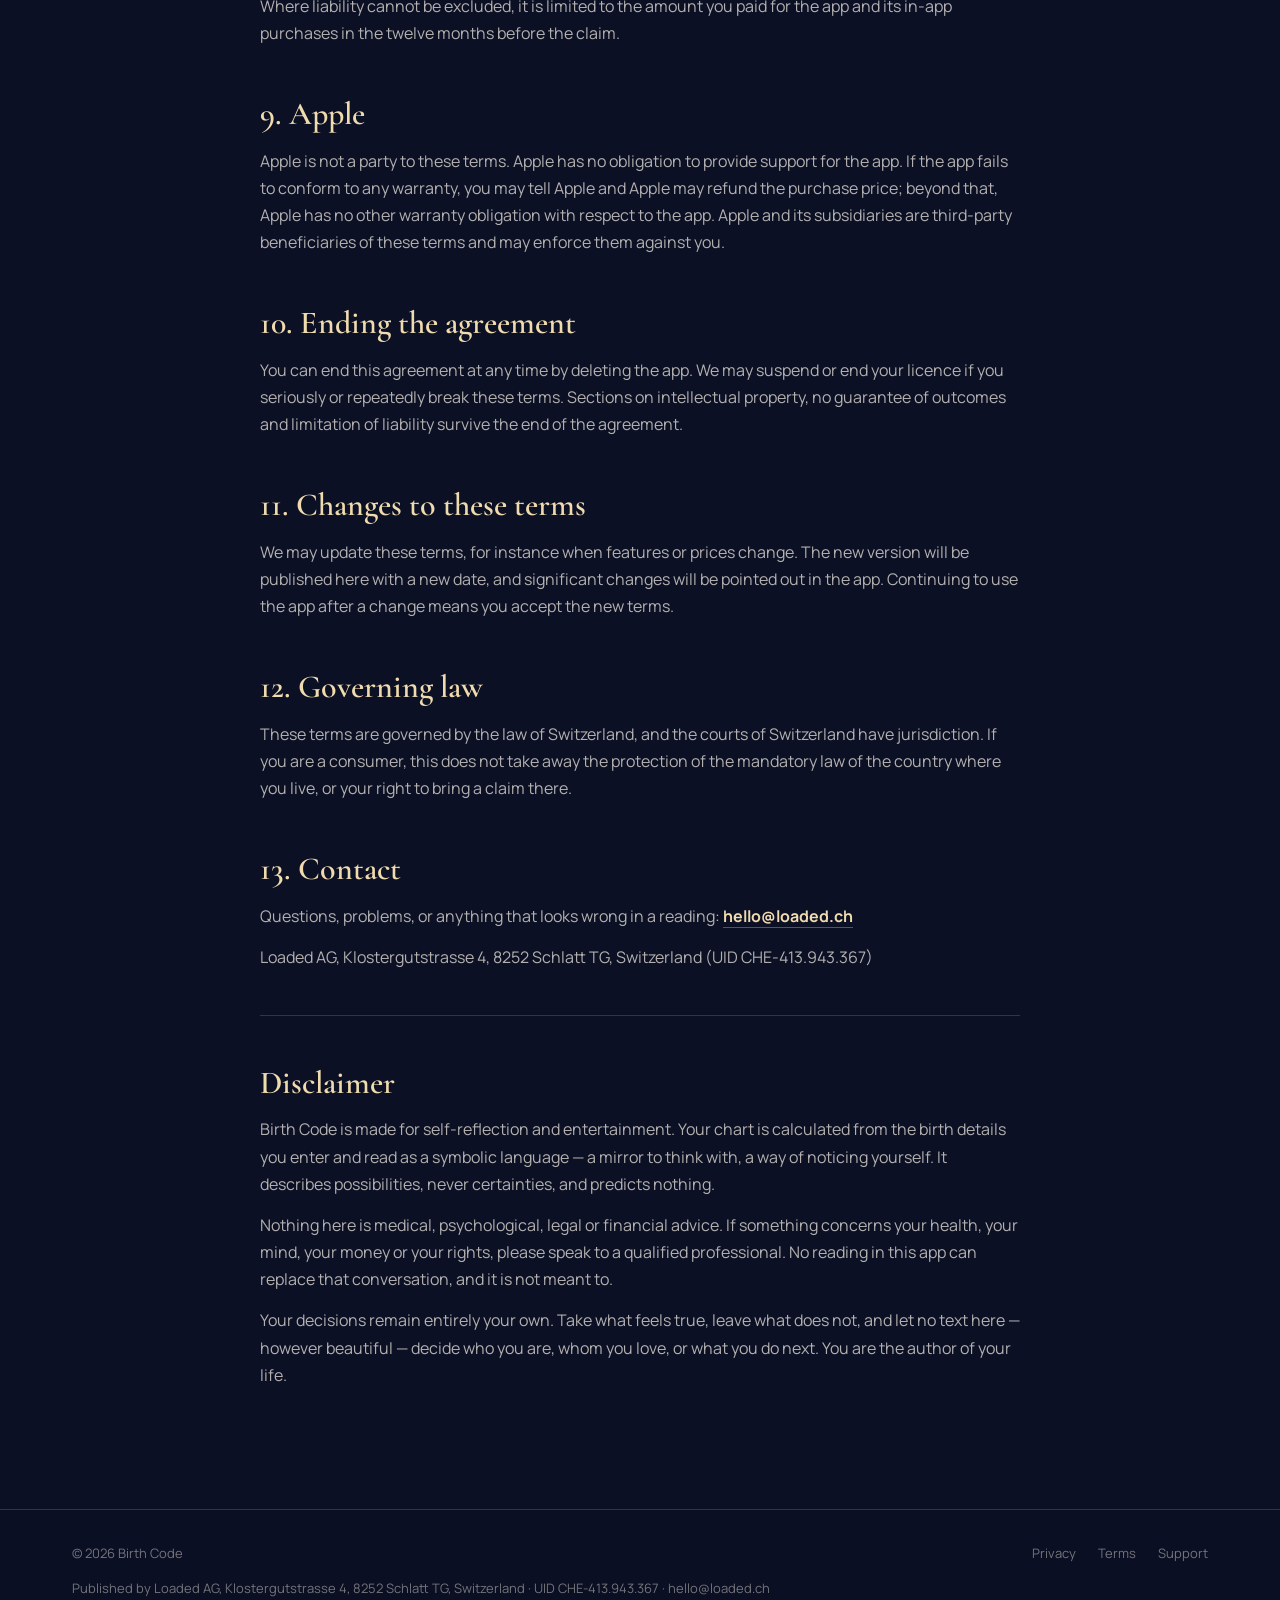
<file: terms.html>
<!doctype html>
<html lang="en">
<head>
<meta charset="utf-8">
<meta name="viewport" content="width=device-width, initial-scale=1, viewport-fit=cover">
<!-- Generated by scripts/build-legal-pages.mjs from docs/legal. Edit the Markdown, then run the script again. -->
<title>Terms of Use · Birth Code</title>
<meta name="description" content="Terms of use for the Birth Code app: your licence, Birth Code Premium, and the disclaimer. Published by Loaded AG, Switzerland.">
<meta name="theme-color" content="#0B1024">
<link rel="canonical" href="https://getbirthcode.app/terms">
<meta property="og:type" content="website">
<meta property="og:site_name" content="Birth Code">
<meta property="og:title" content="Terms of Use · Birth Code">
<meta property="og:description" content="Terms of use for the Birth Code app: your licence, Birth Code Premium, and the disclaimer. Published by Loaded AG, Switzerland.">
<meta property="og:url" content="https://getbirthcode.app/terms">
<meta property="og:image" content="https://getbirthcode.app/img/icon.png">
<meta name="twitter:card" content="summary">
<link rel="icon" href="img/icon.png">
<link rel="apple-touch-icon" href="img/icon.png">
<link rel="preconnect" href="https://fonts.googleapis.com">
<link rel="preconnect" href="https://fonts.gstatic.com" crossorigin>
<link href="https://fonts.googleapis.com/css2?family=Cormorant+Garamond:ital,wght@0,500;0,600;1,500&family=Manrope:wght@400;500;700&display=swap" rel="stylesheet">
<link rel="stylesheet" href="legal.css">
</head>
<body>
<header>
  <a class="brand" href="./"><img src="img/icon.png" alt=""><span>Birth Code</span></a>
  <div class="lang" role="group" aria-label="Language">
    <button type="button" data-lang="en" class="on">EN</button>
    <button type="button" data-lang="ru">RU</button>
  </div>
</header>
<main>
    <article class="doc" data-l="en" lang="en">
      <div class="eyebrow">Birth Code</div>
      <h1>Terms of Use</h1>
      <p class="updated">Last updated: 27 September 2026</p>
      
      <p>These terms are the agreement between you and Loaded AG ("we", "us") about using the Birth Code app. By downloading or using the app you accept them. If you do not accept them, please do not use the app.</p>
<hr>
<h2>1. What Birth Code is</h2>
<p>Birth Code calculates your birth chart on your device and turns it into readings about your image, style, communication, relationships and self-expression. It is a tool for self-reflection and entertainment. It is <strong>not</strong> medical, psychological, legal or financial advice — see the separate Disclaimer, which forms part of these terms.</p>
<h2>2. Your licence to use the app</h2>
<p>We give you a personal, non-exclusive, non-transferable, revocable licence to install and use Birth Code on Apple devices you own or control, for your own private, non-commercial use. This licence is granted under Apple's Licensed Application End User Licence Agreement, except where these terms say something different.</p>
<p>You may not:</p>
<ul><li>copy, sell, rent, sub-licence or redistribute the app or its content,</li><li>reverse-engineer, decompile or modify the app, except as far as the law expressly allows,</li><li>extract the readings, texts, images or the city database in bulk, whether by hand or by any automated means,</li><li>use the content to train a machine-learning model,</li><li>republish the readings as your own material, in an app, a book, a course, a channel or anywhere else,</li><li>use the app in a way that breaks the law, or that misleads other people about what astrology is.</li></ul>
<h2>3. Acceptable use</h2>
<p>Birth Code is meant to be used by you, about yourself, and about people who are happy for you to look at their chart. Please do not enter another person's birth details if they would not want you to, and do not use anything the app shows you to pressure, diagnose, judge or make decisions about someone else's life. What you do with a shared image is your responsibility.</p>
<h2>4. Your content</h2>
<p>The birth details, saved tips and mood boards you create belong to you. They stay on your device; we neither host nor claim any rights in them. You can erase them at any time with "Delete all my data" in the Profile settings. You are responsible for keeping your own backups (the app can save one to a file): if you delete the app or lose the phone without a backup, the data is gone, and we cannot restore it.</p>
<h2>5. Purchases and subscriptions</h2>
<p>Much of Birth Code is free. Birth Code Premium unlocks everything else and is sold as an in-app purchase: a monthly subscription, a yearly subscription (which starts with a 3-day free trial) or a one-time lifetime purchase. For all of them:</p>
<ul><li>the price, the billing period and what is included are shown before you buy, in your local currency,</li><li><strong>payment is taken by Apple through your App Store account</strong>, not by us, and the app never sees your card details,</li><li>a subscription <strong>renews automatically</strong> at the end of each period unless you turn renewal off at least 24 hours before it ends; if you do not cancel during the free trial, the yearly subscription starts when the trial ends,</li><li><strong>you cancel through Apple</strong>, not through us: iOS Settings → your name → Subscriptions, or the Apple ID subscription page. Deleting the app does not cancel a subscription,</li><li>you can restore a purchase on a new phone with "Restore a purchase" in the app, using the same Apple ID,</li><li>refunds are handled by Apple under Apple's own policy (<a href="https://reportaproblem.apple.com" rel="noopener">reportaproblem.apple.com</a>). We can ask Apple on your behalf but cannot grant a refund ourselves,</li><li>if you are a consumer in Switzerland, the EU or the UK, your statutory withdrawal and consumer rights still apply.</li></ul>
<h2>6. Intellectual property</h2>
<p>The app, its design, its code, the wording of every reading, the illustrations, the constellation drawings, the mood-board images and the colour palettes are owned by Loaded AG or used under licence, and are protected by copyright. Nothing in these terms transfers ownership to you.</p>
<p>Third-party material used in the app:</p>
<ul><li><strong>astronomy-engine</strong>, an open-source astronomy library, used under its own licence, for the chart calculation;</li><li><strong>GeoNames</strong> city and time-zone data (cities of 5,000 people and up), used under the Creative Commons Attribution 4.0 licence — <a href="https://www.geonames.org" rel="noopener">www.geonames.org</a>;</li><li><strong>Google Fonts</strong> typefaces, bundled into the app under their open-source font licences;</li><li><strong>Expo</strong>, <strong>React Native</strong> and other open-source components, under their respective licences.</li></ul>
<p>"Birth Code" as a name and the app's visual identity belong to Loaded AG.</p>
<h2>7. No guarantee of outcomes</h2>
<p>Astrological readings are interpretation, not prediction and not science. We do not promise that following anything the app suggests will bring you any particular result — in love, work, money, health, appearance or anything else. Every choice you make after reading is yours.</p>
<p>We also do not promise that the app will always be available, error-free or compatible with every future version of iOS. Chart calculations depend on the birth details you enter and on time-zone and historical daylight-saving data, which can be imperfect for some places and dates. The app is provided "as is" and "as available", without warranties beyond those the law gives you and that cannot be excluded.</p>
<h2>8. Limitation of liability</h2>
<p>To the fullest extent the law allows, we are not liable for indirect or consequential loss, lost profit, lost data, or any decision you take on the basis of what the app shows you. Nothing here limits our liability for death or personal injury caused by negligence, for fraud, or for anything else that cannot lawfully be limited — and if you are a consumer, your mandatory consumer rights are unaffected.</p>
<p>Where liability cannot be excluded, it is limited to the amount you paid for the app and its in-app purchases in the twelve months before the claim.</p>
<h2>9. Apple</h2>
<p>Apple is not a party to these terms. Apple has no obligation to provide support for the app. If the app fails to conform to any warranty, you may tell Apple and Apple may refund the purchase price; beyond that, Apple has no other warranty obligation with respect to the app. Apple and its subsidiaries are third-party beneficiaries of these terms and may enforce them against you.</p>
<h2>10. Ending the agreement</h2>
<p>You can end this agreement at any time by deleting the app. We may suspend or end your licence if you seriously or repeatedly break these terms. Sections on intellectual property, no guarantee of outcomes and limitation of liability survive the end of the agreement.</p>
<h2>11. Changes to these terms</h2>
<p>We may update these terms, for instance when features or prices change. The new version will be published here with a new date, and significant changes will be pointed out in the app. Continuing to use the app after a change means you accept the new terms.</p>
<h2>12. Governing law</h2>
<p>These terms are governed by the law of Switzerland, and the courts of Switzerland have jurisdiction. If you are a consumer, this does not take away the protection of the mandatory law of the country where you live, or your right to bring a claim there.</p>
<h2>13. Contact</h2>
<p>Questions, problems, or anything that looks wrong in a reading: <strong><a href="mailto:hello@loaded.ch">hello@loaded.ch</a></strong></p>
<p>Loaded AG, Klostergutstrasse 4, 8252 Schlatt TG, Switzerland (UID CHE-413.943.367)</p>
<hr>
<h2 id="disclaimer">Disclaimer</h2>
<p>Birth Code is made for self-reflection and entertainment. Your chart is calculated from the birth details you enter and read as a symbolic language — a mirror to think with, a way of noticing yourself. It describes possibilities, never certainties, and predicts nothing.</p>
<p>Nothing here is medical, psychological, legal or financial advice. If something concerns your health, your mind, your money or your rights, please speak to a qualified professional. No reading in this app can replace that conversation, and it is not meant to.</p>
<p>Your decisions remain entirely your own. Take what feels true, leave what does not, and let no text here — however beautiful — decide who you are, whom you love, or what you do next. You are the author of your life.</p>
    </article>
    <article class="doc" data-l="ru" lang="ru">
      <div class="eyebrow">Birth Code</div>
      <h1>Условия использования</h1>
      <p class="updated">Последнее обновление: 27 сентября 2026 г.</p>
      
      <p>Эти условия — соглашение между вами и Loaded AG («мы») о пользовании приложением Birth Code. Скачивая или используя приложение, вы их принимаете. Если вы с ними не согласны, пожалуйста, не пользуйтесь приложением.</p>
<hr>
<h2>1. Что такое Birth Code</h2>
<p>Birth Code рассчитывает вашу натальную карту на устройстве и превращает её в тексты о вашем образе, стиле, манере общения, отношениях и самовыражении. Это инструмент для саморефлексии и развлечения. Это <strong>не</strong> медицинская, психологическая, юридическая или финансовая консультация — см. отдельный «Дисклеймер», который является частью этих условий.</p>
<h2>2. Лицензия на использование</h2>
<p>Мы предоставляем вам личную, неисключительную, непередаваемую и отзывную лицензию на установку и использование Birth Code на устройствах Apple, которыми вы владеете или управляете, для собственного частного некоммерческого пользования. Лицензия предоставляется в рамках стандартного лицензионного соглашения Apple с конечным пользователем (Licensed Application EULA), кроме случаев, где эти условия говорят иначе.</p>
<p>Нельзя:</p>
<ul><li>копировать, продавать, сдавать в аренду, сублицензировать или распространять приложение или его содержание,</li><li>декомпилировать, исследовать код или изменять приложение, кроме случаев, прямо разрешённых законом,</li><li>массово извлекать тексты, изображения или базу городов — вручную или автоматически,</li><li>использовать содержание для обучения моделей машинного обучения,</li><li>публиковать тексты приложения как свои — в приложении, книге, курсе, канале или где-либо ещё,</li><li>использовать приложение способом, нарушающим закон, или вводящим людей в заблуждение относительно того, чем является астрология.</li></ul>
<h2>3. Правила пользования</h2>
<p>Birth Code предназначен для вас, о вас, и о людях, которые не против, чтобы вы смотрели их карту. Пожалуйста, не вводите чужие данные о рождении, если человек был бы против, и не используйте показанное приложением, чтобы давить на кого-то, ставить диагнозы, судить или решать за чужую жизнь. Ответственность за то, что вы делаете с изображением, которым поделились, лежит на вас.</p>
<h2>4. Ваш контент</h2>
<p>Данные о рождении, сохранённые советы и мудборды, которые вы создаёте, принадлежат вам. Они остаются на вашем устройстве; мы их не храним и не претендуем на права на них. Их можно в любой момент стереть кнопкой «Удалить все мои данные» в настройках профиля. За резервные копии отвечаете вы (приложение умеет сохранять копию в файл): если вы удалите приложение или потеряете телефон без копии, данные пропадут, и восстановить их мы не сможем.</p>
<h2>5. Покупки и подписки</h2>
<p>Большая часть Birth Code бесплатна. Birth Code Premium открывает всё остальное и продаётся как встроенная покупка: подписка на месяц, подписка на год (она начинается с 3 бесплатных дней) или разовая покупка навсегда. Для всех вариантов:</p>
<ul><li>цена, период оплаты и состав доступа показываются до покупки, в вашей местной валюте,</li><li><strong>оплату принимает Apple через ваш аккаунт App Store</strong>, а не мы, и приложение никогда не видит данные карты,</li><li>подписка <strong>продлевается автоматически</strong> в конце каждого периода, если не отключить продление минимум за 24 часа до его окончания; если не отменить подписку во время бесплатного периода, годовая подписка начинается после его окончания,</li><li><strong>отмена через Apple</strong>, а не через нас: «Настройки» iOS → ваше имя → «Подписки», либо страница подписок Apple ID. Удаление приложения подписку не отменяет,</li><li>на новом телефоне покупку можно восстановить кнопкой «Восстановить покупку» в приложении, с тем же Apple ID,</li><li>возвраты оформляет Apple по своим правилам (<a href="https://reportaproblem.apple.com" rel="noopener">reportaproblem.apple.com</a>). Мы можем обратиться к Apple от вашего имени, но сами вернуть деньги не можем,</li><li>если вы потребитель в Швейцарии, ЕС или Великобритании, ваши законные права на отказ от договора и права потребителя сохраняются.</li></ul>
<h2>6. Интеллектуальная собственность</h2>
<p>Приложение, его дизайн, код, формулировки всех текстов, иллюстрации, рисунки созвездий, изображения для мудбордов и цветовые палитры принадлежат Loaded AG или используются по лицензии и защищены авторским правом. Ничто в этих условиях не передаёт вам права собственности.</p>
<p>Сторонние материалы, используемые в приложении:</p>
<ul><li><strong>astronomy-engine</strong> — открытая астрономическая библиотека, используемая по её собственной лицензии, для расчёта карты;</li><li><strong>GeoNames</strong> — данные о городах и часовых поясах (города от 5 000 жителей), по лицензии Creative Commons Attribution 4.0 — <a href="https://www.geonames.org" rel="noopener">www.geonames.org</a>;</li><li><strong>Google Fonts</strong> — шрифты, встроенные в приложение по их открытым шрифтовым лицензиям;</li><li><strong>Expo</strong>, <strong>React Native</strong> и другие открытые компоненты — по их соответствующим лицензиям.</li></ul>
<p>Название «Birth Code» и визуальная айдентика приложения принадлежат Loaded AG.</p>
<h2>7. Никаких гарантий результата</h2>
<p>Астрологические тексты — это интерпретация, а не предсказание и не наука. Мы не обещаем, что следование подсказкам приложения принесёт какой-либо конкретный результат — в любви, работе, деньгах, здоровье, внешности или в чём-то ещё. Любой выбор после прочтения остаётся вашим.</p>
<p>Мы также не обещаем, что приложение всегда будет доступно, свободно от ошибок и совместимо с любой будущей версией iOS. Расчёт карты зависит от введённых вами данных и от данных о часовых поясах и историческом переводе часов, которые для некоторых мест и дат могут быть неточными. Приложение предоставляется «как есть» и «как доступно», без гарантий сверх тех, что даёт закон и которые нельзя исключить.</p>
<h2>8. Ограничение ответственности</h2>
<p>В максимальной степени, разрешённой законом, мы не отвечаем за косвенные убытки, упущенную выгоду, утрату данных и за любые решения, принятые вами на основании показанного приложением. Ничто здесь не ограничивает нашу ответственность за смерть или вред здоровью по неосторожности, за обман, а также за всё, что по закону ограничить нельзя; если вы потребитель, ваши императивные права потребителя не затрагиваются.</p>
<p>Там, где ответственность исключить нельзя, она ограничена суммой, которую вы заплатили за приложение и встроенные покупки за двенадцать месяцев до возникновения требования.</p>
<h2>9. Apple</h2>
<p>Apple не является стороной этих условий. Apple не обязана оказывать поддержку по приложению. Если приложение не соответствует какой-либо гарантии, вы можете сообщить об этом Apple, и Apple может вернуть уплаченную цену; сверх этого у Apple нет иных гарантийных обязательств в отношении приложения. Apple и её дочерние компании являются третьими лицами — выгодоприобретателями по этим условиям и вправе требовать их исполнения от вас.</p>
<h2>10. Прекращение соглашения</h2>
<p>Вы можете прекратить это соглашение в любой момент, удалив приложение. Мы можем приостановить или прекратить действие лицензии, если вы серьёзно или неоднократно нарушаете эти условия. Разделы об интеллектуальной собственности, отсутствии гарантий результата и ограничении ответственности действуют и после прекращения соглашения.</p>
<h2>11. Изменения условий</h2>
<p>Мы можем обновлять эти условия, например когда меняются функции или цены. Новая версия публикуется здесь с новой датой, о существенных изменениях мы скажем в приложении. Продолжая пользоваться приложением после изменения, вы принимаете новые условия.</p>
<h2>12. Применимое право</h2>
<p>К этим условиям применяется право Швейцарии, споры рассматривают суды Швейцарии. Если вы потребитель, это не лишает вас защиты императивных норм страны вашего проживания и права обратиться в суд по месту жительства.</p>
<h2>13. Контакт</h2>
<p>Вопросы, проблемы и всё, что выглядит в текстах неверно: <strong><a href="mailto:hello@loaded.ch">hello@loaded.ch</a></strong></p>
<p>Loaded AG, Klostergutstrasse 4, 8252 Schlatt TG, Швейцария (UID CHE-413.943.367)</p>
<hr>
<h2 id="disclaimer">Дисклеймер</h2>
<p>Birth Code создан для саморефлексии и удовольствия. Ваша карта рассчитана по введённым данным рождения и читается как символический язык — зеркало для размышления, способ заметить себя. Она описывает возможности, а не предопределённость, и ничего не предсказывает.</p>
<p>Это не медицинская, психологическая, юридическая или финансовая консультация. Если вопрос касается вашего здоровья, психики, денег или прав, обратитесь к квалифицированному специалисту. Ни один текст в приложении не заменит такого разговора и не претендует на это.</p>
<p>Все решения остаются только вашими. Берите то, что откликается, оставляйте остальное, и пусть ни один текст — каким бы красивым он ни был — не решает, кто вы, кого любите и что сделаете дальше. Автор вашей жизни — вы.</p>
    </article>
</main>
<footer>
  <div class="foot-row">
    <div>© <span id="year">2026</span> Birth Code</div>
    <nav data-l="en" aria-label="Legal"><a href="privacy.html">Privacy</a><a href="terms.html">Terms</a><a href="support.html">Support</a></nav><nav data-l="ru" aria-label="Правовая информация"><a href="privacy.html">Конфиденциальность</a><a href="terms.html">Условия</a><a href="support.html">Поддержка</a></nav>
  </div>
  <div class="imprint"><span data-l="en">Published by Loaded AG, Klostergutstrasse 4, 8252 Schlatt TG, Switzerland · UID CHE-413.943.367</span><span data-l="ru">Издатель: Loaded AG, Klostergutstrasse 4, 8252 Schlatt TG, Швейцария · UID CHE-413.943.367</span> · <a href="mailto:hello@loaded.ch">hello@loaded.ch</a></div>
</footer>
<script>
(() => {
  const TITLE = { en: "Terms of Use · Birth Code", ru: "Условия использования · Birth Code" };
  const DESC = { en: "Terms of use for the Birth Code app: your licence, Birth Code Premium, and the disclaimer. Published by Loaded AG, Switzerland.", ru: "Условия использования приложения Birth Code: лицензия, Birth Code Premium и дисклеймер. Издатель Loaded AG, Швейцария." };
  const apply = (lang) => {
    document.documentElement.lang = lang;
    document.title = TITLE[lang];
    document.querySelector('meta[name=description]').content = DESC[lang];
    document.querySelectorAll('.lang button').forEach((b) => b.classList.toggle('on', b.dataset.lang === lang));
    try { localStorage.setItem('bc-lang', lang); } catch (e) {}
  };
  document.querySelectorAll('.lang button').forEach((b) => b.addEventListener('click', () => apply(b.dataset.lang)));
  let start = 'en';
  try {
    const q = new URLSearchParams(location.search).get('lang');
    start = q === 'ru' || q === 'en' ? q : localStorage.getItem('bc-lang') || ((navigator.language || '').startsWith('ru') ? 'ru' : 'en');
  } catch (e) {}
  apply(start);
  document.getElementById('year').textContent = new Date().getFullYear();
})();
</script>
</body>
</html>
</file>
<file: journey.css>
/* ---------- the journey: a phone that lives through the six steps of Birth Code as you scroll ---------- */
.jr { padding: 0; position: relative; }
.jr-intro { padding: clamp(90px, 12vw, 150px) clamp(20px, 6vw, 72px) 20px; text-align: center; }
.jr-intro .lede { margin-left: auto; margin-right: auto; }
.jr-track { position: relative; height: 640vh; }
.jr-sticky { position: sticky; top: 0; padding-top: 64px !important; height: 100vh; height: 100svh; overflow: hidden; display: grid; grid-template-columns: 1fr 1fr; align-items: center; gap: clamp(20px, 5vw, 80px); padding: 0 clamp(20px, 7vw, 110px); }
.jr-dust { position: absolute; inset: 0; width: 100%; height: 100%; pointer-events: none; }
.jr-bignum { position: absolute; left: clamp(10px, 4vw, 60px); top: 50%; transform: translateY(-50%); font-family: var(--display); font-size: clamp(180px, 28vw, 420px); line-height: 1; color: rgba(216, 182, 124, 0.05); pointer-events: none; transition: opacity .6s ease; }
.jr-text { position: relative; height: 340px; z-index: 2; }
.jr-step { position: absolute; inset: 0; display: flex; flex-direction: column; justify-content: center; opacity: 0; transform: translateY(30px); transition: opacity .7s ease, transform .7s cubic-bezier(.2,.8,.2,1); pointer-events: none; }
.jr-step.on { opacity: 1; transform: none; }
.jr-step .n { font-family: var(--display); font-size: 22px; color: var(--gold); letter-spacing: .2em; }
.jr-step h3 { font-family: var(--display); font-weight: 500; font-size: clamp(38px, 4.6vw, 64px); line-height: 1.02; margin-top: 12px; }
.jr-step h3 em { color: var(--gold-light); }
.jr-step p { font-size: 18px; color: var(--ivory-soft); margin-top: 18px; max-width: 460px; }
.jr-rail { position: absolute; left: 0; bottom: -40px; display: flex; gap: 10px; }
.jr-rail i { width: 26px; height: 2px; border-radius: 2px; background: rgba(216, 182, 124, 0.18); transition: background .5s, width .5s; }
.jr-rail i.on { background: var(--gold); width: 46px; }
.jr-phone { justify-self: center; position: relative; z-index: 2; width: 300px; height: 620px; border-radius: 48px; padding: 12px; background: linear-gradient(160deg, #2A3257, #0B1024 60%); box-shadow: 0 40px 120px rgba(0, 0, 0, .6), 0 0 0 1px rgba(216, 182, 124, .35), inset 0 0 0 1px rgba(255, 255, 255, .06); transform: perspective(1400px) scale(var(--s, 1)) rotateY(calc(var(--ty, 0) * 1deg)) rotateX(calc(var(--tx, 0) * 1deg)); transition: transform .3s ease-out; }
.jr-phone::after { content: ''; position: absolute; inset: -30%; background: radial-gradient(circle at 50% 50%, rgba(216, 182, 124, .16), transparent 60%); z-index: -1; filter: blur(10px); }
.jr-island { position: absolute; top: 22px; left: 50%; width: 92px; height: 26px; margin-left: -46px; border-radius: 20px; background: #05070F; z-index: 5; }
.jr-screen { position: relative; width: 100%; height: 100%; border-radius: 38px; overflow: hidden; background: radial-gradient(ellipse 120% 70% at 70% 0%, #1B2450, #0A0F20 60%); }
.scr { position: absolute; inset: 0; padding: 58px 22px 22px; opacity: 0; transform: scale(.96) translateY(14px); transition: opacity .6s ease, transform .7s cubic-bezier(.2,.8,.2,1); }
.scr.on { opacity: 1; transform: none; }
.scr .t { font-family: var(--display); font-size: 34px; line-height: 1; color: var(--ivory); }
.scr .e { font-size: 9.5px; letter-spacing: .26em; text-transform: uppercase; color: var(--gold-light); }
.scr .s { font-family: var(--display); font-style: italic; font-size: 14px; color: var(--ivory-soft); margin-top: 6px; }
/* 1 · birth details */
.fld { margin-top: 12px; border: 1px solid rgba(216, 182, 124, .22); border-radius: 14px; padding: 9px 13px; }
.fld small { display: block; font-size: 8.5px; letter-spacing: .22em; text-transform: uppercase; color: var(--ivory-faint); }
.fld span { font-family: var(--display); font-size: 19px; color: var(--ivory); min-height: 24px; display: inline-block; }
.fld span::after { content: ''; display: inline-block; width: 1px; height: 17px; margin-left: 2px; background: var(--gold); vertical-align: -2px; opacity: 0; }
.fld.typing span::after { opacity: 1; animation: caret .8s steps(1) infinite; }
@keyframes caret { 50% { opacity: 0; } }
.goldbtn { margin-top: 18px; text-align: center; padding: 12px; border-radius: 999px; background: linear-gradient(135deg, var(--gold-light), var(--gold-deep)); color: #1A1508; font-weight: 700; font-size: 13px; opacity: .35; transition: opacity .5s, box-shadow .5s; }
.goldbtn.ready { opacity: 1; box-shadow: 0 0 30px rgba(216, 182, 124, .45); }
/* 2 · chart */
.wheel { margin: 26px auto 0; width: 240px; height: 240px; position: relative; }
.wheel svg { width: 100%; height: 100%; transform: rotate(-30deg); transition: transform 2.4s cubic-bezier(.2,.8,.2,1); }
.scr.on .wheel svg { transform: rotate(0deg); }
.wheel .art path, .wheel .art circle:not(.dot) { stroke-dashoffset: 1; }
.scr.on .wheel .art path, .scr.on .wheel .art circle:not(.dot) { animation: draw 2.2s ease forwards; }
.scr.on .wheel .art .dot { animation: dotin .8s ease 1.4s forwards; }
.wheel-legend { display: flex; justify-content: space-between; margin-top: 16px; font-family: var(--display); font-size: 15px; color: var(--ivory-soft); }
.wheel-legend b { display: block; color: var(--gold-light); font-weight: 500; font-size: 20px; }
/* 3 · codes */
.row3 { display: flex; align-items: center; gap: 10px; margin-top: 7px; padding: 7px 10px; border: 1px solid rgba(216, 182, 124, .2); border-radius: 16px; background: rgba(17, 25, 52, .8); opacity: 0; transform: translateX(26px); transition: opacity .5s ease, transform .6s cubic-bezier(.2,.8,.2,1); }
.scr.on .row3 { opacity: 1; transform: none; }
.row3 .num { font-family: var(--display); font-size: 12px; color: var(--gold); width: 16px; }
.row3 .ic { width: 30px; height: 30px; border-radius: 50%; border: 1px solid rgba(216, 182, 124, .5); display: grid; place-items: center; color: var(--gold-light); font-size: 13px; }
.row3 .nm { font-family: var(--display); font-size: 16px; line-height: 1.15; flex: 1; }
.row3 .go { width: 22px; height: 22px; border-radius: 50%; border: 1px solid rgba(216, 182, 124, .45); display: grid; place-items: center; color: var(--gold-light); font-size: 11px; }
/* 4 · today */
.today-top { display: flex; justify-content: space-between; align-items: flex-start; }
.mini-moon { width: 96px; height: 96px; border-radius: 50%; background: radial-gradient(circle at 40% 36%, #F4E6C8, #D9C29A 60%, #9E8762); box-shadow: 0 0 40px rgba(235, 211, 164, .35), inset -16px -6px 0 rgba(11, 16, 34, .85); position: relative; }
.mini-moon::after { content: ''; position: absolute; inset: -10px; border-radius: 50%; border: 1px solid rgba(216, 182, 124, .25); border-top-color: var(--gold); border-right-color: var(--gold); transform: rotate(20deg); }
.glance { display: grid; grid-template-columns: repeat(4, 1fr); gap: 6px; margin-top: 18px; }
.glance div { border: 1px solid rgba(216, 182, 124, .2); border-radius: 12px; padding: 8px 2px; text-align: center; font-family: var(--display); font-size: 11px; color: var(--ivory-soft); opacity: 0; transform: translateY(10px); transition: opacity .5s, transform .5s; }
.scr.on .glance div { opacity: 1; transform: none; }
.glance b { display: block; font-size: 20px; color: var(--gold-light); font-weight: 500; }
.energy { margin-top: 12px; border: 1px solid rgba(216, 182, 124, .2); border-radius: 18px; padding: 12px; background: linear-gradient(110deg, rgba(17, 25, 52, .95) 55%, rgba(107, 30, 46, .6)); }
.energy .big { font-family: var(--display); font-size: 26px; margin-top: 4px; }
.energy p { font-family: var(--display); font-size: 13.5px; color: var(--ivory-soft); line-height: 1.35; margin-top: 4px; }
/* 5 · the cards */
.card5 { width: 150px; height: 230px; margin: 26px auto 0; perspective: 900px; }
.card5 .in { position: relative; width: 100%; height: 100%; transform-style: preserve-3d; transition: transform 1.2s cubic-bezier(.2,.8,.2,1) .4s; transform: rotateY(180deg); }
.scr.on .card5 .in { transform: rotateY(0deg); }
.card5 .f, .card5 .b { position: absolute; inset: 0; border-radius: 12px; backface-visibility: hidden; border: 1px solid rgba(216, 182, 124, .5); display: grid; place-items: center; }
.card5 .f { background: radial-gradient(circle at 50% 30%, #1E2754, #0B1024); }
.card5 .b { transform: rotateY(180deg); background: #10183A url(img/tarot/back.jpg) center / cover no-repeat; }
.card5 .f.painted { background: #0B1024 url(img/tarot/17.jpg) center / cover no-repeat; }
.card5 .f .art { width: 80%; height: 80%; }
.answer { text-align: center; margin-top: 16px; font-family: var(--display); font-size: 30px; color: var(--gold-light); opacity: 0; transition: opacity .6s 1.4s; }
.scr.on .answer { opacity: 1; }
.answer small { display: block; font-size: 13px; color: var(--ivory-soft); font-style: italic; }
/* 6 · your style: the energy mix from the Profile, and the style pages it opens */
.prof .name { font-family: var(--display); font-size: 40px; line-height: 1; margin-top: 6px; }
.mix { margin-top: 16px; padding: 12px 14px 6px; border-radius: 18px; border: 1px solid rgba(216, 182, 124, .25); background: rgba(17, 25, 52, .8); }
.mix small { display: block; font-size: 8.5px; letter-spacing: .24em; text-transform: uppercase; color: var(--ivory-faint); margin-bottom: 4px; }
.mixrow { position: relative; display: grid; grid-template-columns: 22px 1fr auto; align-items: center; gap: 8px; padding: 7px 0 11px; font-family: var(--display); font-size: 15px; }
.mixrow b { color: var(--gold-light); font-weight: 500; font-size: 17px; }
.mixrow i { font-style: normal; font-family: var(--body); font-size: 11px; color: var(--gold-light); }
.mixrow u { position: absolute; left: 30px; right: 0; bottom: 4px; height: 3px; border-radius: 3px; background: rgba(216, 182, 124, .14); text-decoration: none; }
.mixrow u::after { content: ''; position: absolute; left: 0; top: 0; bottom: 0; width: 0; border-radius: inherit; background: linear-gradient(90deg, var(--gold-deep), var(--gold-light)); transition: width 1.4s cubic-bezier(.2,.8,.2,1) .3s; }
.scr.on .mixrow u::after { width: var(--w); }
.keys { display: grid; grid-template-columns: repeat(3, 1fr); gap: 6px; margin-top: 12px; }
.keys div { font-family: var(--display); font-size: 12.5px; color: var(--gold-light); text-align: center; padding: 10px 4px; border-radius: 14px; border: 1px solid rgba(216, 182, 124, .22); background: linear-gradient(135deg, #141C3A, #252B5C); opacity: 0; transition: opacity .6s; }
.scr.on .keys div { opacity: 1; }
.keys span { display: block; font-family: var(--body); font-size: 9.5px; color: var(--ivory); margin-top: 3px; }
@media (max-width: 900px) {
  .jr-sticky { grid-template-columns: 1fr; grid-template-rows: auto auto; align-content: center; gap: 18px; padding-top: 70px; }
  .jr-phone { width: 250px; height: 516px; border-radius: 40px; order: -1; }
  .jr-phone .scr { transform-origin: top center; }
  .jr-screen { border-radius: 32px; }
  .jr-text { height: 190px; text-align: center; }
  .jr-step { align-items: center; justify-content: flex-start; }
  .jr-step h3 { font-size: 30px; margin-top: 6px; }
  .jr-step p { font-size: 15px; margin-top: 8px; }
  .jr-rail { left: 50%; transform: translateX(-50%); bottom: -14px; }
  .jr-bignum { display: none; }
  .scr { padding: 50px 18px 18px; zoom: .84; }
}
@media (prefers-reduced-motion: reduce) { .scr, .jr-step, .row3, .glance div, .mixrow u::after { transition: none; } }
/* ---------- the hero dust: a living constellation that moves away from the hand ---------- */
#dust { position: absolute; inset: 0; width: 100%; height: 100%; z-index: 0; pointer-events: none; }
.hero > *:not(#dust):not(.ring):not(.scroll-hint) { position: relative; z-index: 1; }
</file>
<file: legal.css>
/* The legal and support pages (privacy, terms, support): the homepage's night, gold and ivory, in a quiet reading layout. */
:root {
  --night: #0B1024;
  --midnight: #0F1630;
  --indigo: #1F2950;
  --gold: #D8B67C;
  --gold-light: #F0DBAE;
  --gold-deep: #C99F5E;
  --ivory: #F4EEE5;
  --ivory-soft: rgba(244, 238, 229, 0.72);
  --ivory-faint: rgba(244, 238, 229, 0.45);
  --line: rgba(216, 182, 124, 0.22);
  --display: 'Cormorant Garamond', Georgia, serif;
  --body: 'Manrope', system-ui, -apple-system, sans-serif;
}
* { box-sizing: border-box; margin: 0; padding: 0; }
html { scroll-behavior: smooth; }
body {
  min-height: 100vh; color: var(--ivory); font-family: var(--body); font-size: 16px; line-height: 1.7;
  -webkit-font-smoothing: antialiased; overflow-x: hidden;
  background-color: var(--night);
  background-image:
    radial-gradient(1px 1px at 12% 18%, rgba(240, 219, 174, .7), transparent),
    radial-gradient(1px 1px at 78% 9%, rgba(244, 238, 229, .6), transparent),
    radial-gradient(1.4px 1.4px at 64% 32%, rgba(240, 219, 174, .5), transparent),
    radial-gradient(1px 1px at 30% 44%, rgba(244, 238, 229, .45), transparent),
    radial-gradient(1px 1px at 90% 58%, rgba(240, 219, 174, .5), transparent),
    radial-gradient(ellipse 70% 45% at 80% -5%, rgba(216, 182, 124, 0.09), transparent 70%),
    linear-gradient(180deg, #0B1024 0%, #0F1630 55%, #17203F 100%);
  background-attachment: fixed;
}
a { color: inherit; text-decoration: none; }

/* one language at a time, chosen by the switch */
html[lang="ru"] [data-l="en"], html:not([lang="ru"]) [data-l="ru"] { display: none !important; }

header {
  position: sticky; top: 0; z-index: 10; display: flex; align-items: center; justify-content: space-between;
  padding: 16px clamp(16px, 5vw, 56px); background: rgba(11, 16, 36, 0.78);
  backdrop-filter: blur(14px); -webkit-backdrop-filter: blur(14px); border-bottom: 1px solid var(--line);
}
.brand { display: flex; align-items: center; gap: 12px; font-family: var(--display); font-size: 24px; letter-spacing: 0.02em; }
.brand img { width: 34px; height: 34px; border-radius: 9px; }
.brand span { font-size: 19px; font-weight: 500; text-transform: uppercase; letter-spacing: 0.3em; color: #F3EBDD; padding-top: 2px; white-space: nowrap; }
@media (max-width: 640px) { .brand span { font-size: 15px; letter-spacing: 0.22em; } } @media (max-width: 360px) { .brand { gap: 8px; } .brand img { width: 28px; height: 28px; } .brand span { font-size: 12.5px; letter-spacing: 0.16em; } }
.lang { display: inline-flex; border: 1px solid var(--line); border-radius: 999px; overflow: hidden; font-size: 12px; font-weight: 700; letter-spacing: 0.08em; }
.lang button { background: none; border: 0; color: var(--ivory-faint); padding: 7px 12px; cursor: pointer; font: inherit; letter-spacing: inherit; }
.lang button.on { background: rgba(216, 182, 124, 0.16); color: var(--gold-light); }

main { padding: clamp(48px, 9vw, 110px) 16px clamp(70px, 10vw, 120px); }
.doc { max-width: 760px; margin: 0 auto; }
.eyebrow { font-size: 12px; font-weight: 700; letter-spacing: 0.32em; text-transform: uppercase; color: var(--gold); }
.doc h1 {
  font-family: var(--display); font-weight: 500; font-size: clamp(32px, 9vw, 72px); line-height: 1.05; margin-top: 14px;
  hyphens: auto; -webkit-hyphens: auto; overflow-wrap: break-word;
  background: linear-gradient(180deg, #FFF8EC 0%, var(--gold-light) 60%, var(--gold-deep) 100%);
  -webkit-background-clip: text; background-clip: text; color: transparent;
}
.doc .updated { font-size: 13px; letter-spacing: 0.12em; text-transform: uppercase; color: var(--ivory-faint); margin-top: 14px; }
.doc h2 { font-family: var(--display); font-weight: 600; font-size: clamp(26px, 4vw, 32px); line-height: 1.2; color: var(--gold-light); margin-top: 48px; scroll-margin-top: 90px; }
.doc h3 { font-family: var(--display); font-weight: 600; font-size: 24px; line-height: 1.25; color: var(--ivory); margin-top: 34px; }
.doc p, .doc li { color: var(--ivory-soft); }
.doc p { margin-top: 14px; }
.doc strong { color: var(--ivory); font-weight: 700; }
.doc code { font-family: ui-monospace, SFMono-Regular, Menlo, monospace; font-size: 0.9em; color: var(--gold-light); }
.doc a:not(.btn) { color: var(--gold-light); border-bottom: 1px solid rgba(216, 182, 124, 0.4); overflow-wrap: anywhere; transition: border-color .2s; }
.doc a:not(.btn):hover { border-color: var(--gold-light); }
.doc ul { list-style: none; margin-top: 14px; }
.doc li { position: relative; padding-left: 22px; margin-top: 9px; }
.doc li::before { content: '✦'; position: absolute; left: 0; top: 2px; font-size: 10px; color: var(--gold); }
.doc hr { border: 0; height: 1px; background: var(--line); margin: 44px 0 0; }
.contact { margin-top: 30px !important; }
.btn {
  display: inline-flex; align-items: center; gap: 10px; padding: 15px 28px; border-radius: 999px; font-weight: 700; font-size: 15px; letter-spacing: 0.02em;
  background: linear-gradient(135deg, var(--gold-light), var(--gold-deep)); color: #1A1508; box-shadow: 0 10px 40px rgba(216, 182, 124, 0.25);
  transition: transform .25s ease, box-shadow .25s ease;
}
.btn:hover { transform: translateY(-2px); box-shadow: 0 14px 50px rgba(216, 182, 124, 0.38); }

footer {
  border-top: 1px solid var(--line); padding: 32px clamp(16px, 6vw, 72px) 40px; font-size: 13px; color: var(--ivory-faint);
  background: rgba(11, 16, 36, 0.6);
}
.foot-row { display: flex; flex-wrap: wrap; gap: 14px 24px; align-items: center; justify-content: space-between; }
footer nav { display: flex; flex-wrap: wrap; gap: 8px 22px; }
footer a:hover { color: var(--gold-light); }
.imprint { margin-top: 14px; line-height: 1.6; }
@media (prefers-reduced-motion: reduce) { html { scroll-behavior: auto; } .btn { transition: none; } }
</file>
